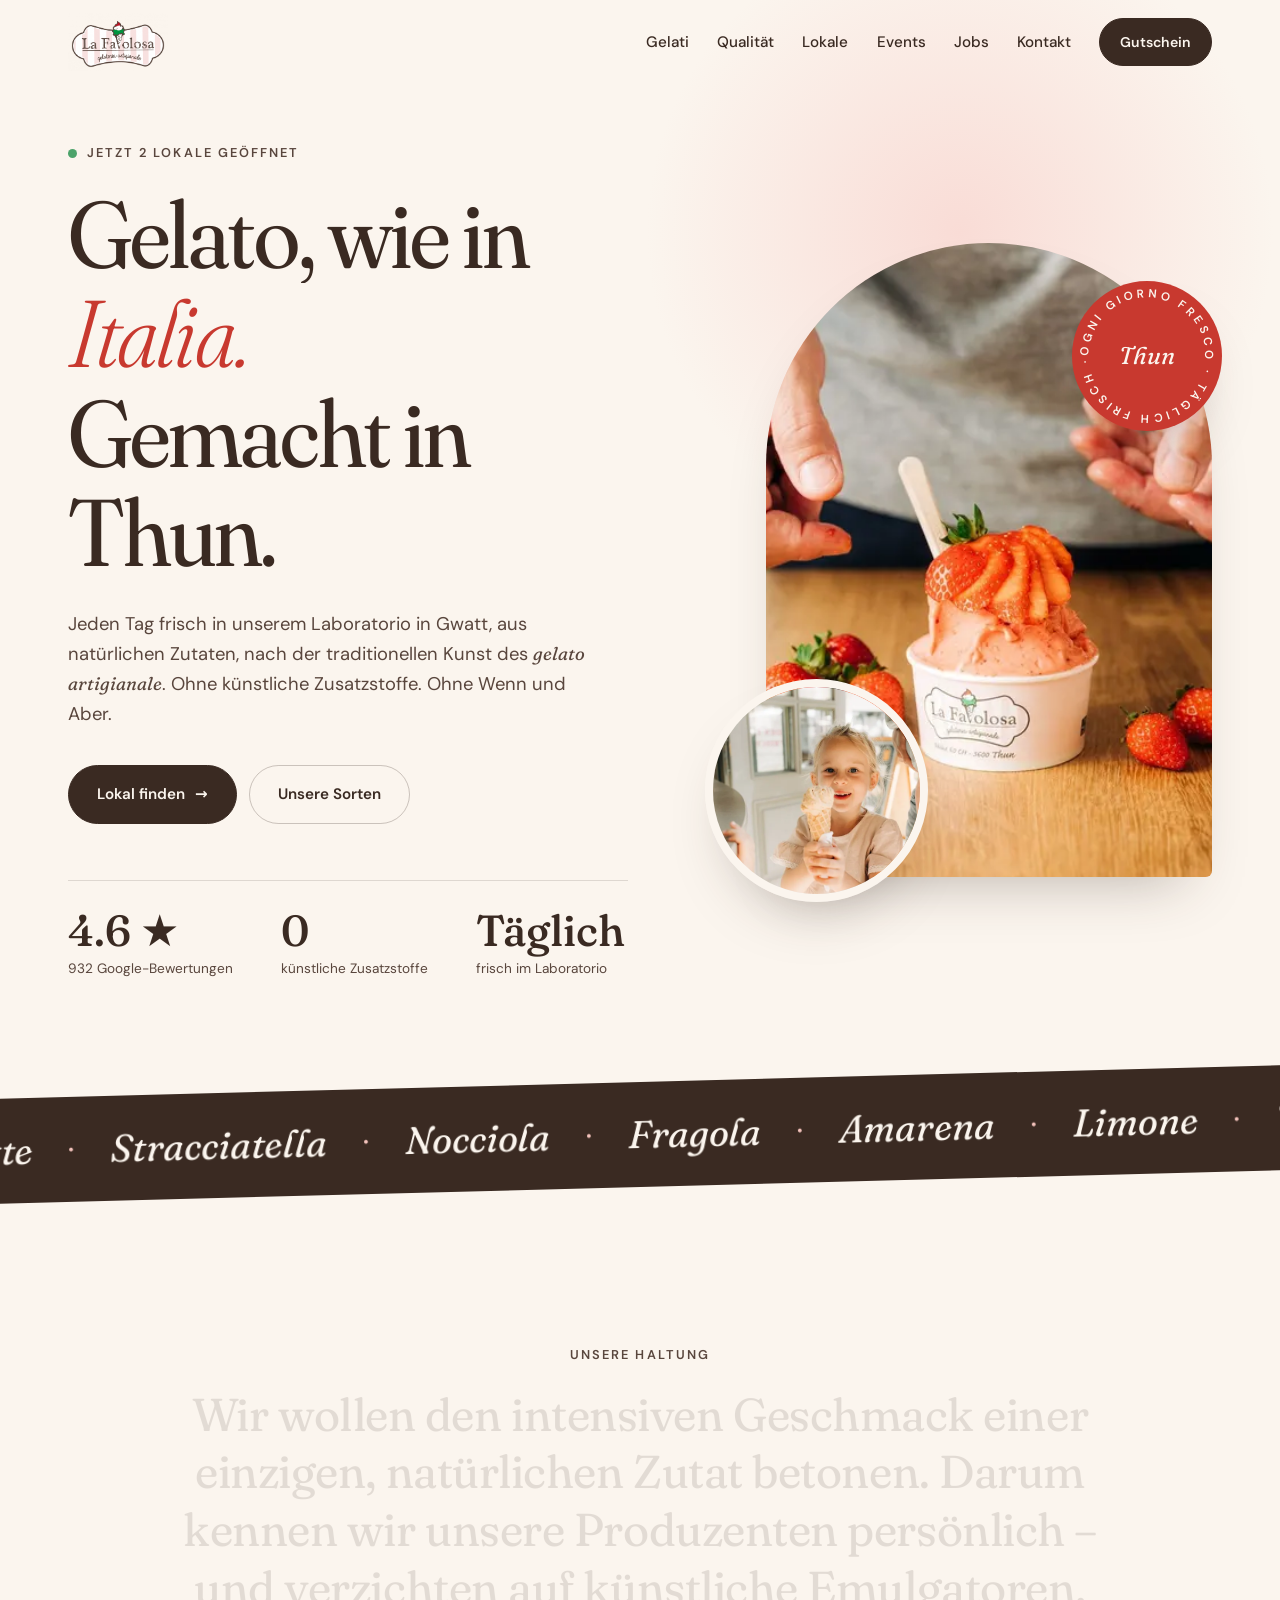
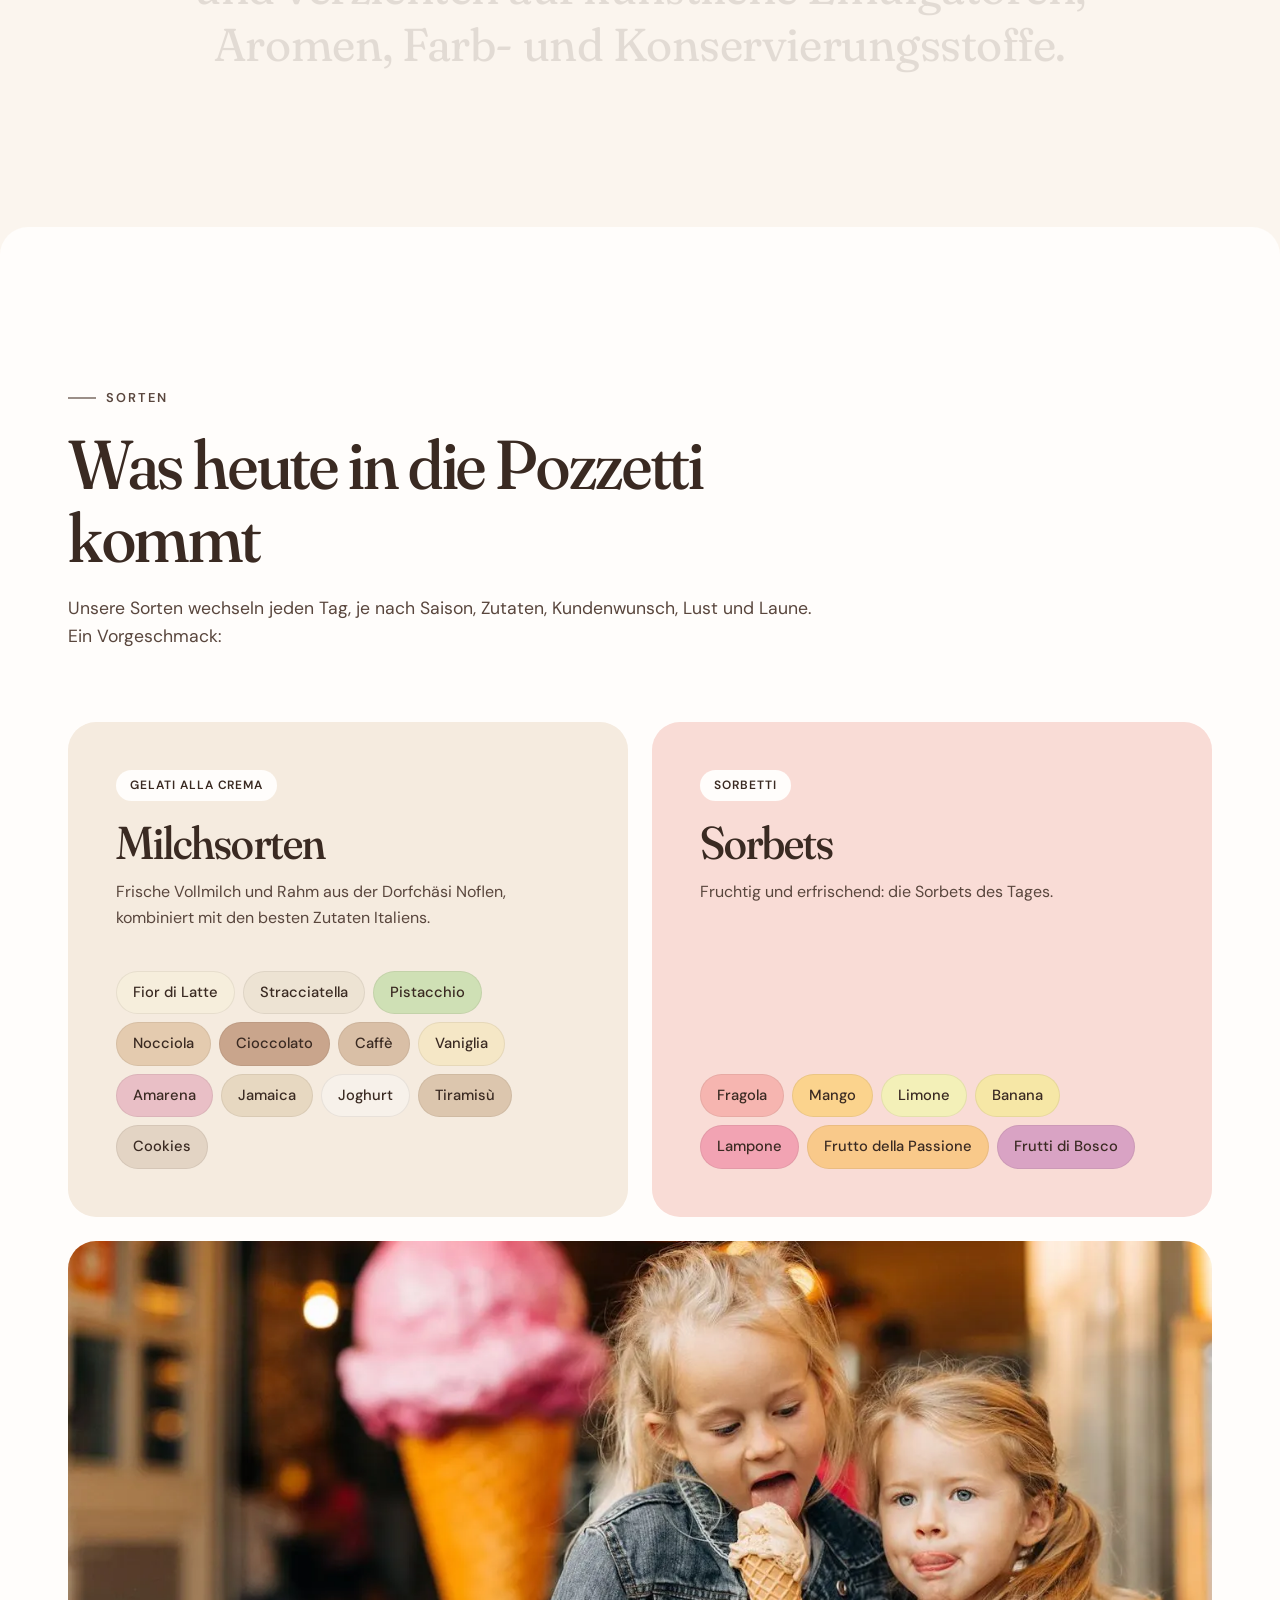
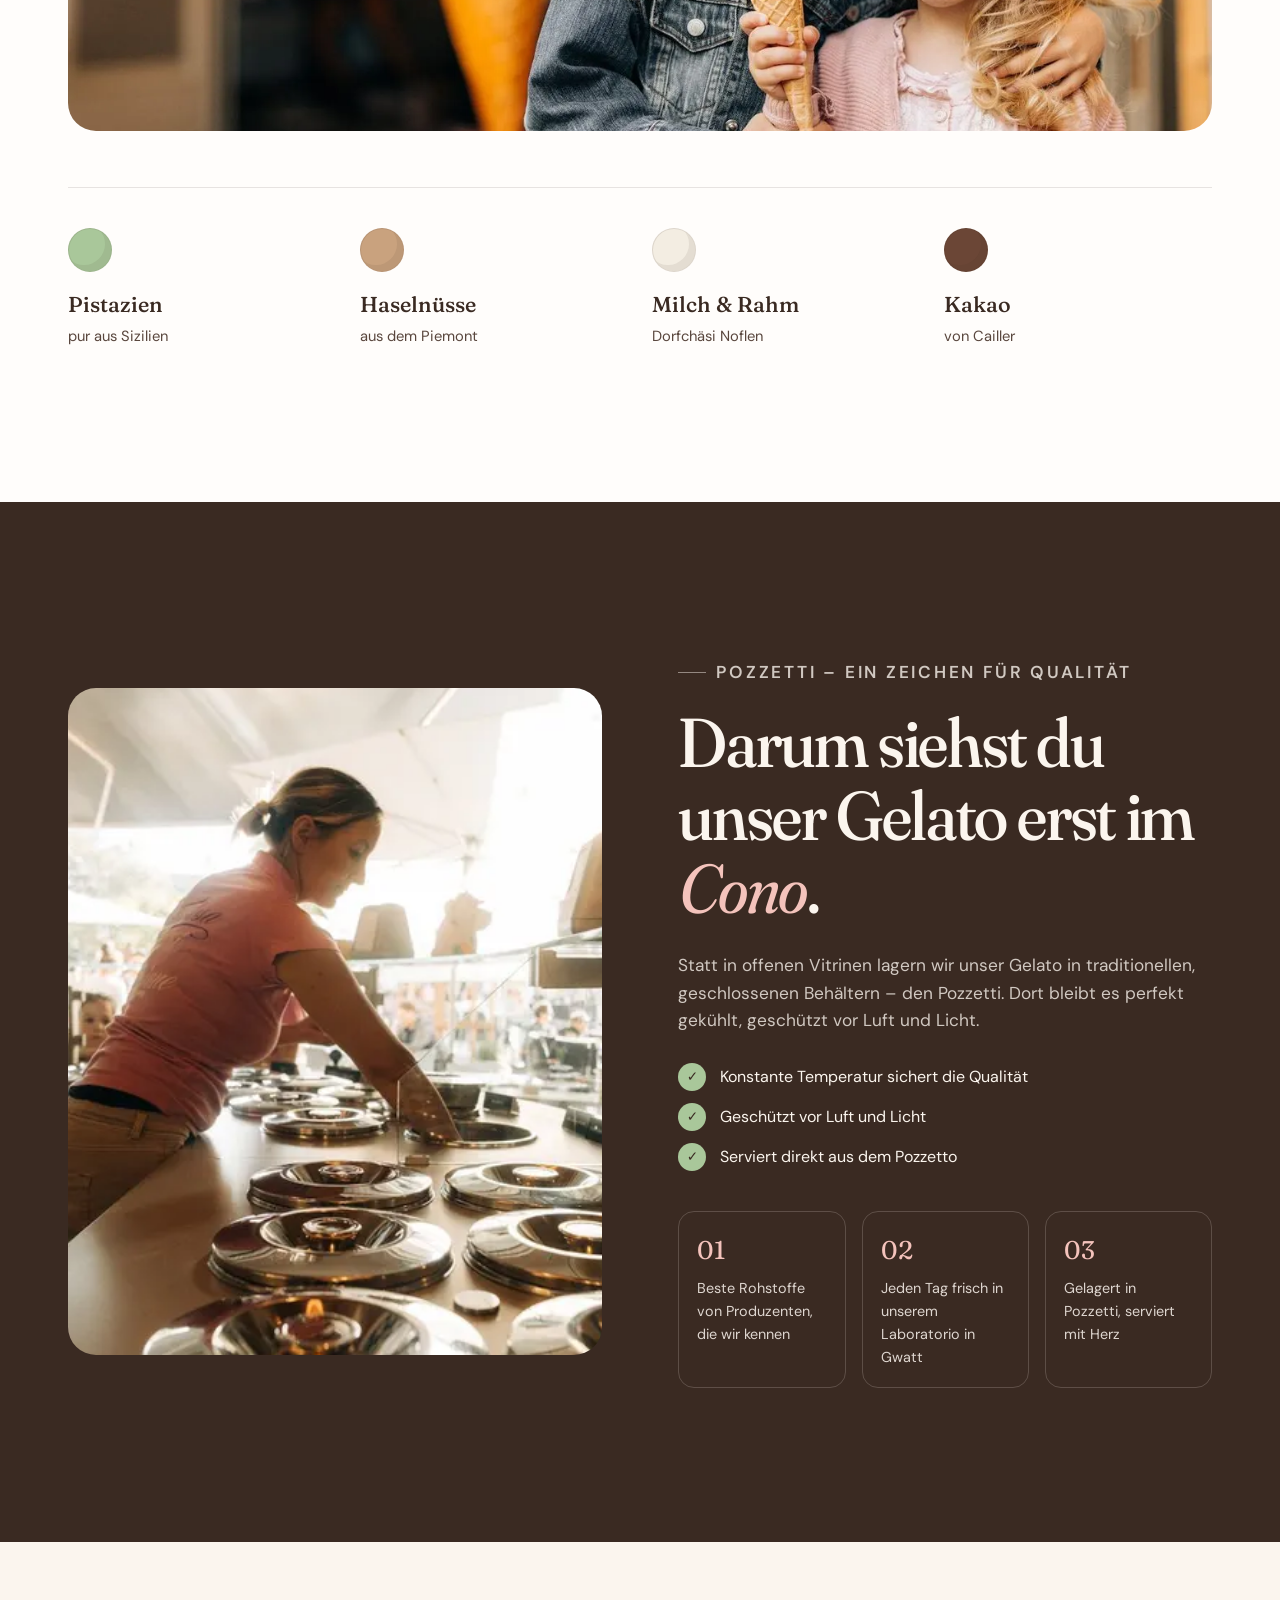
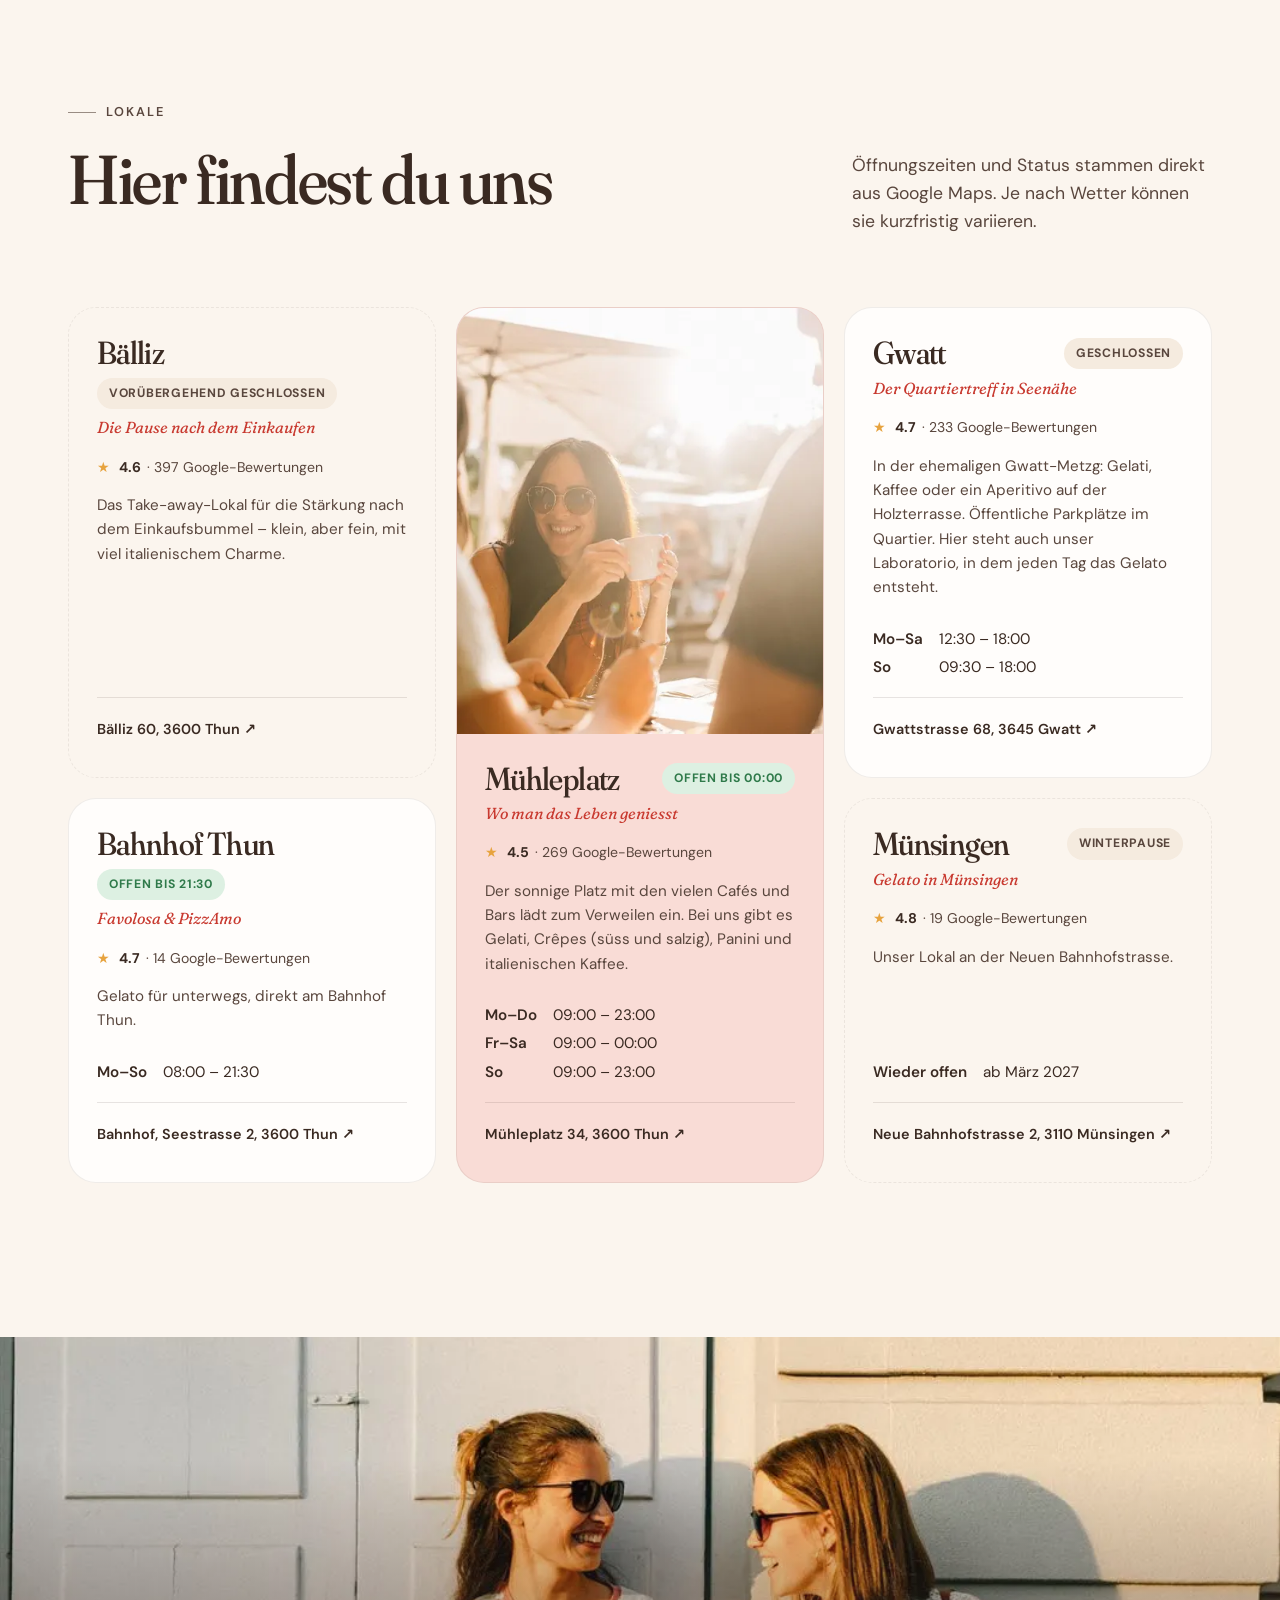
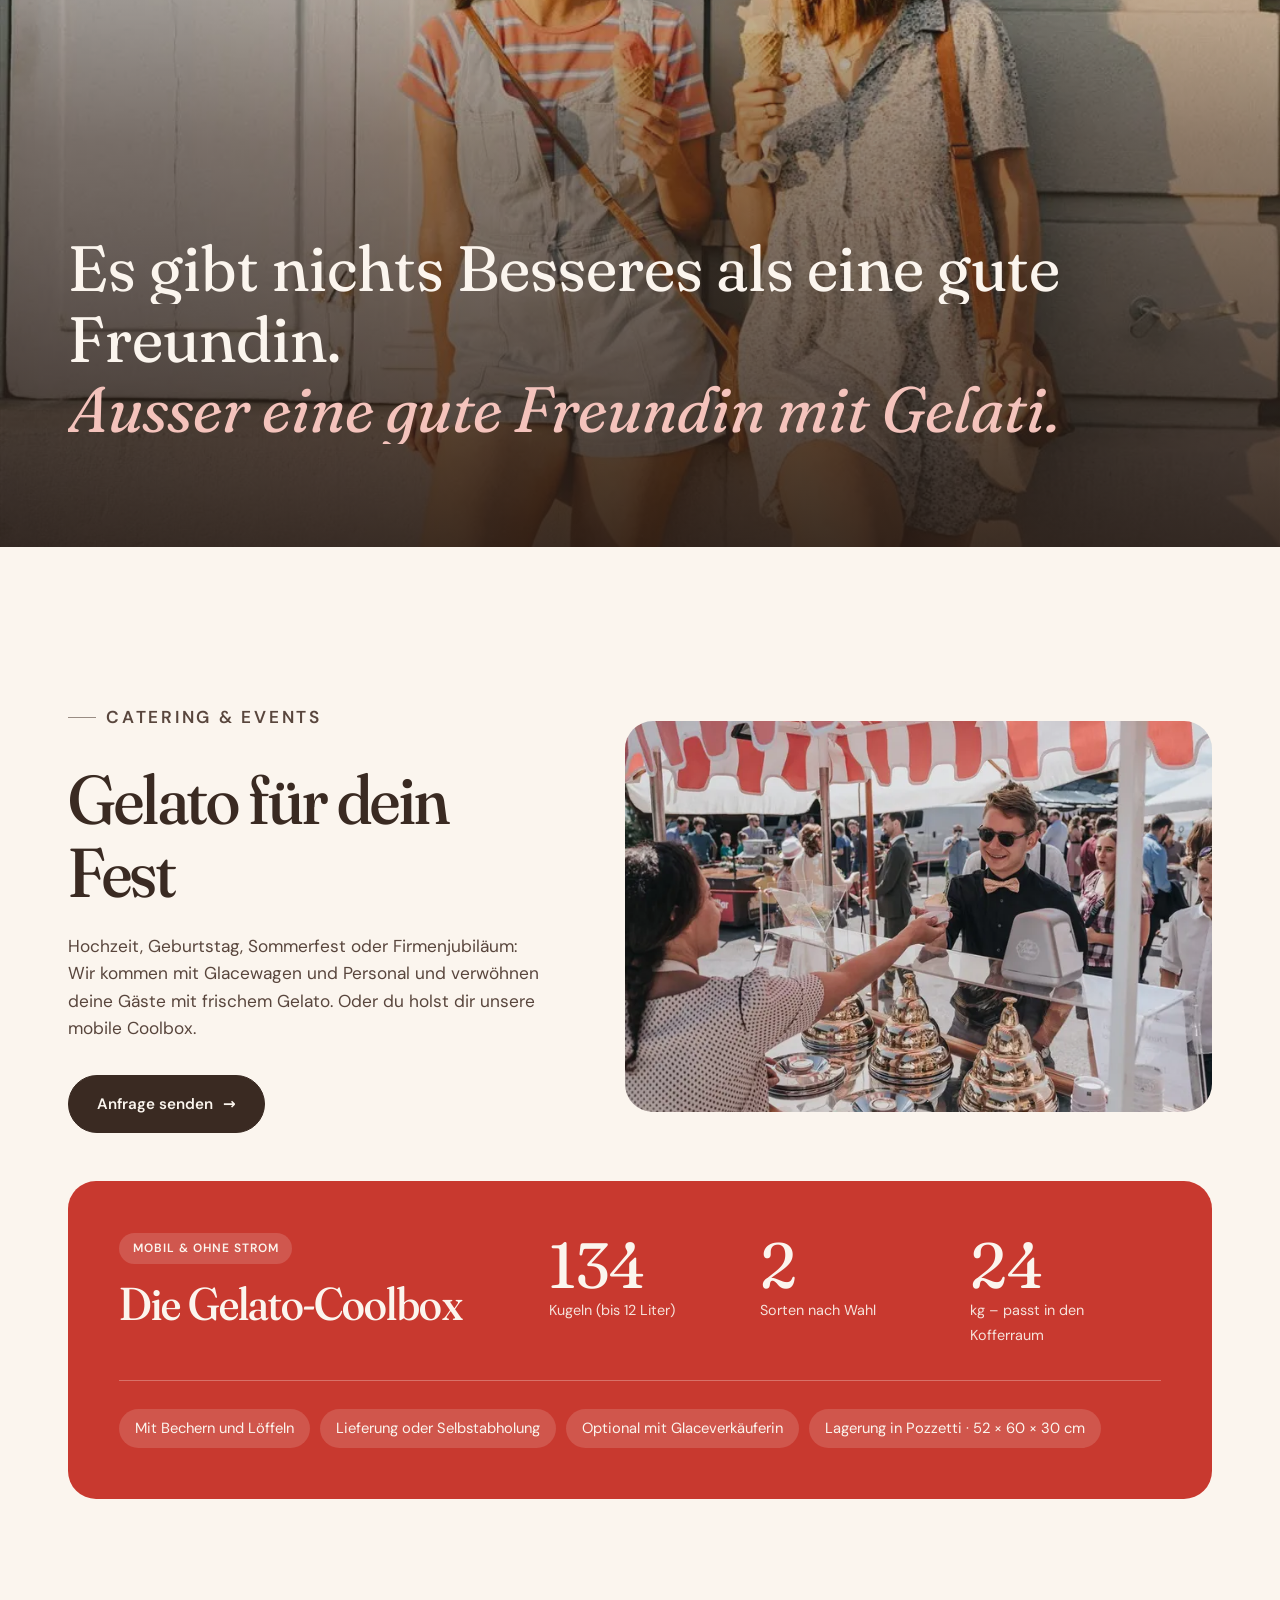
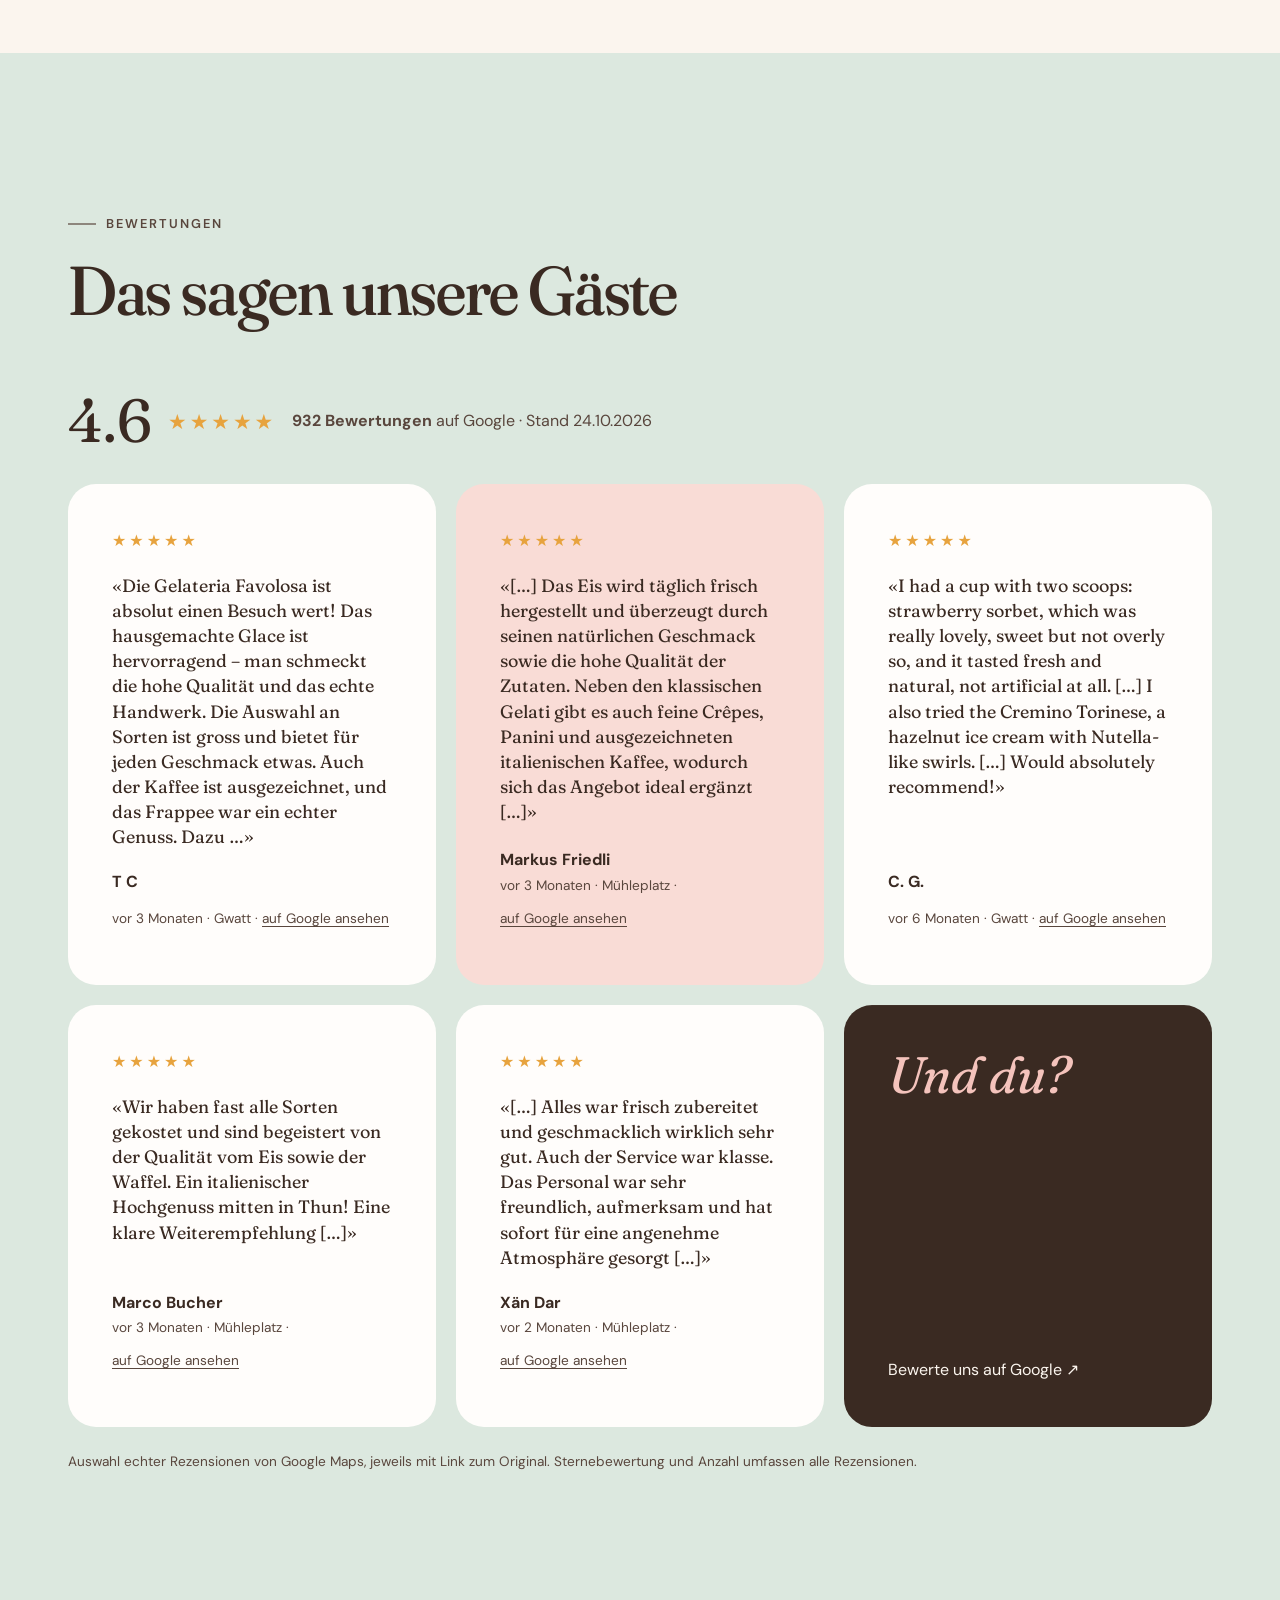
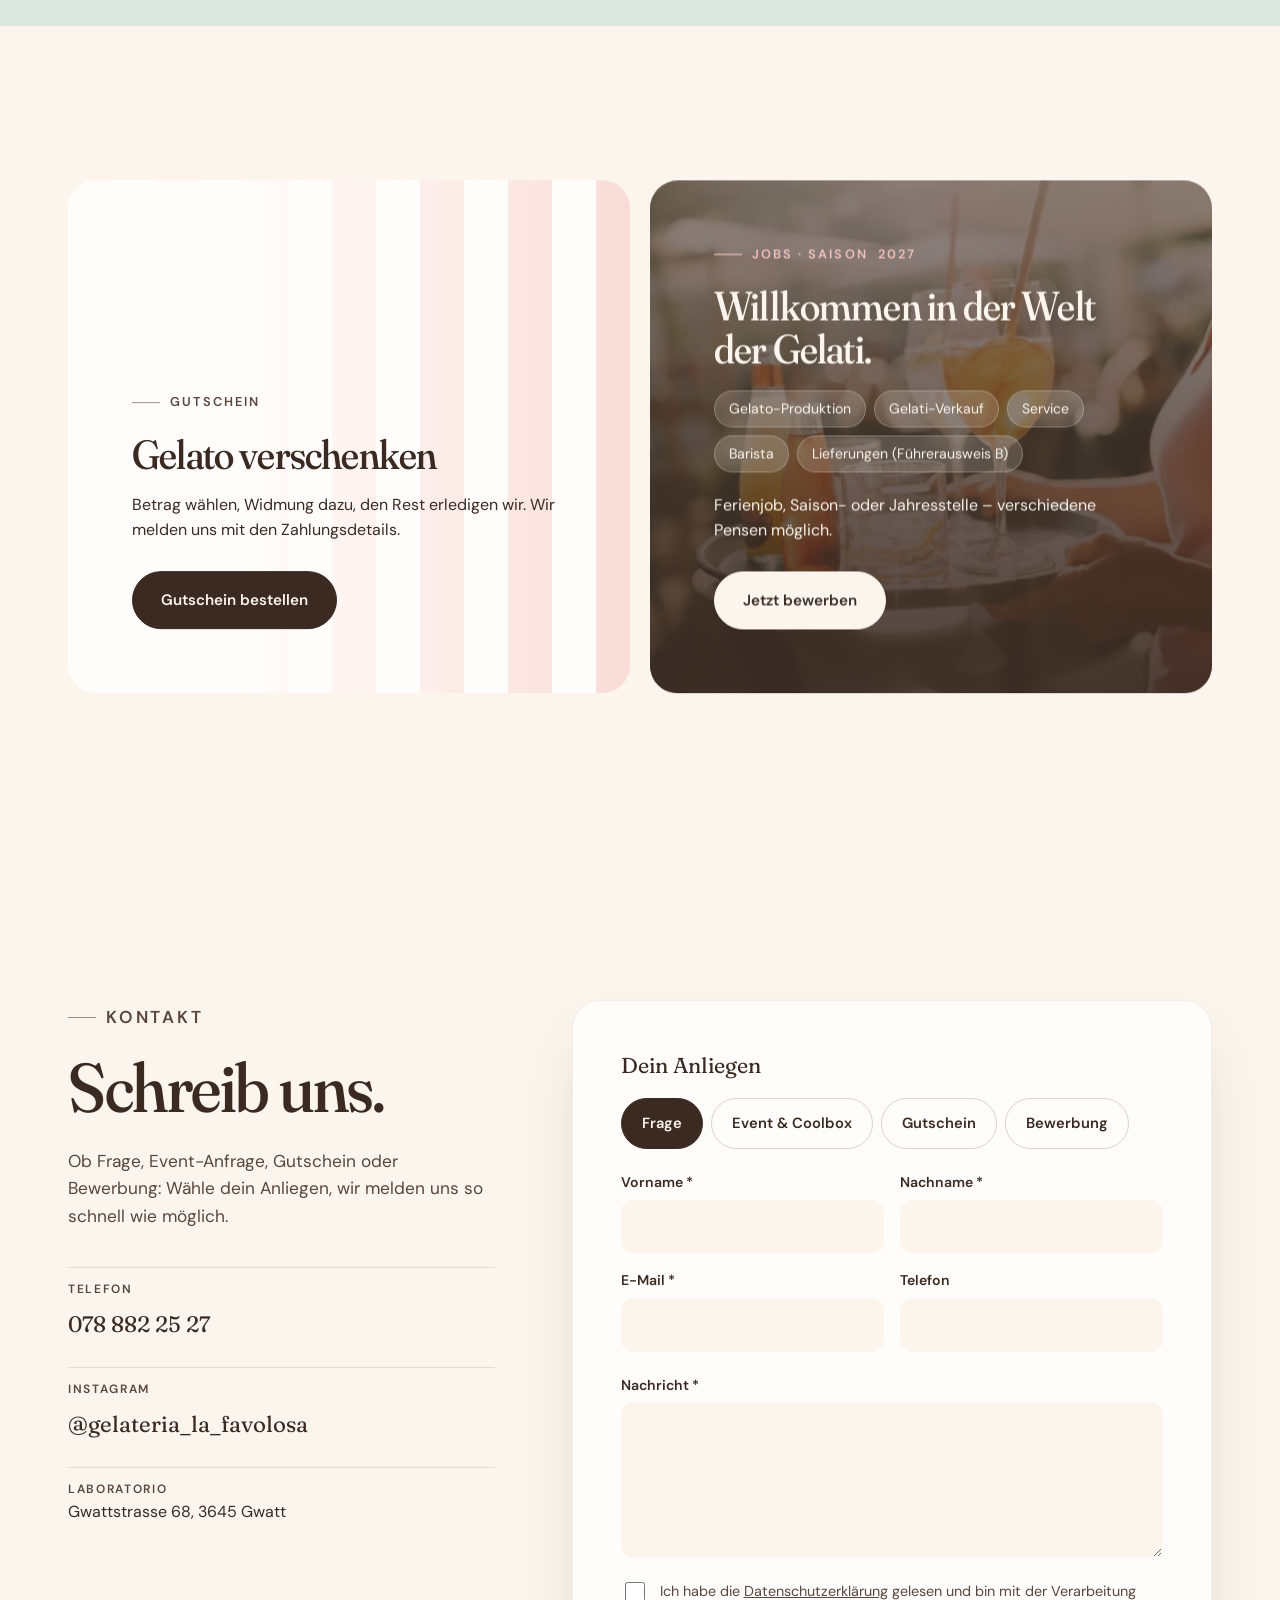
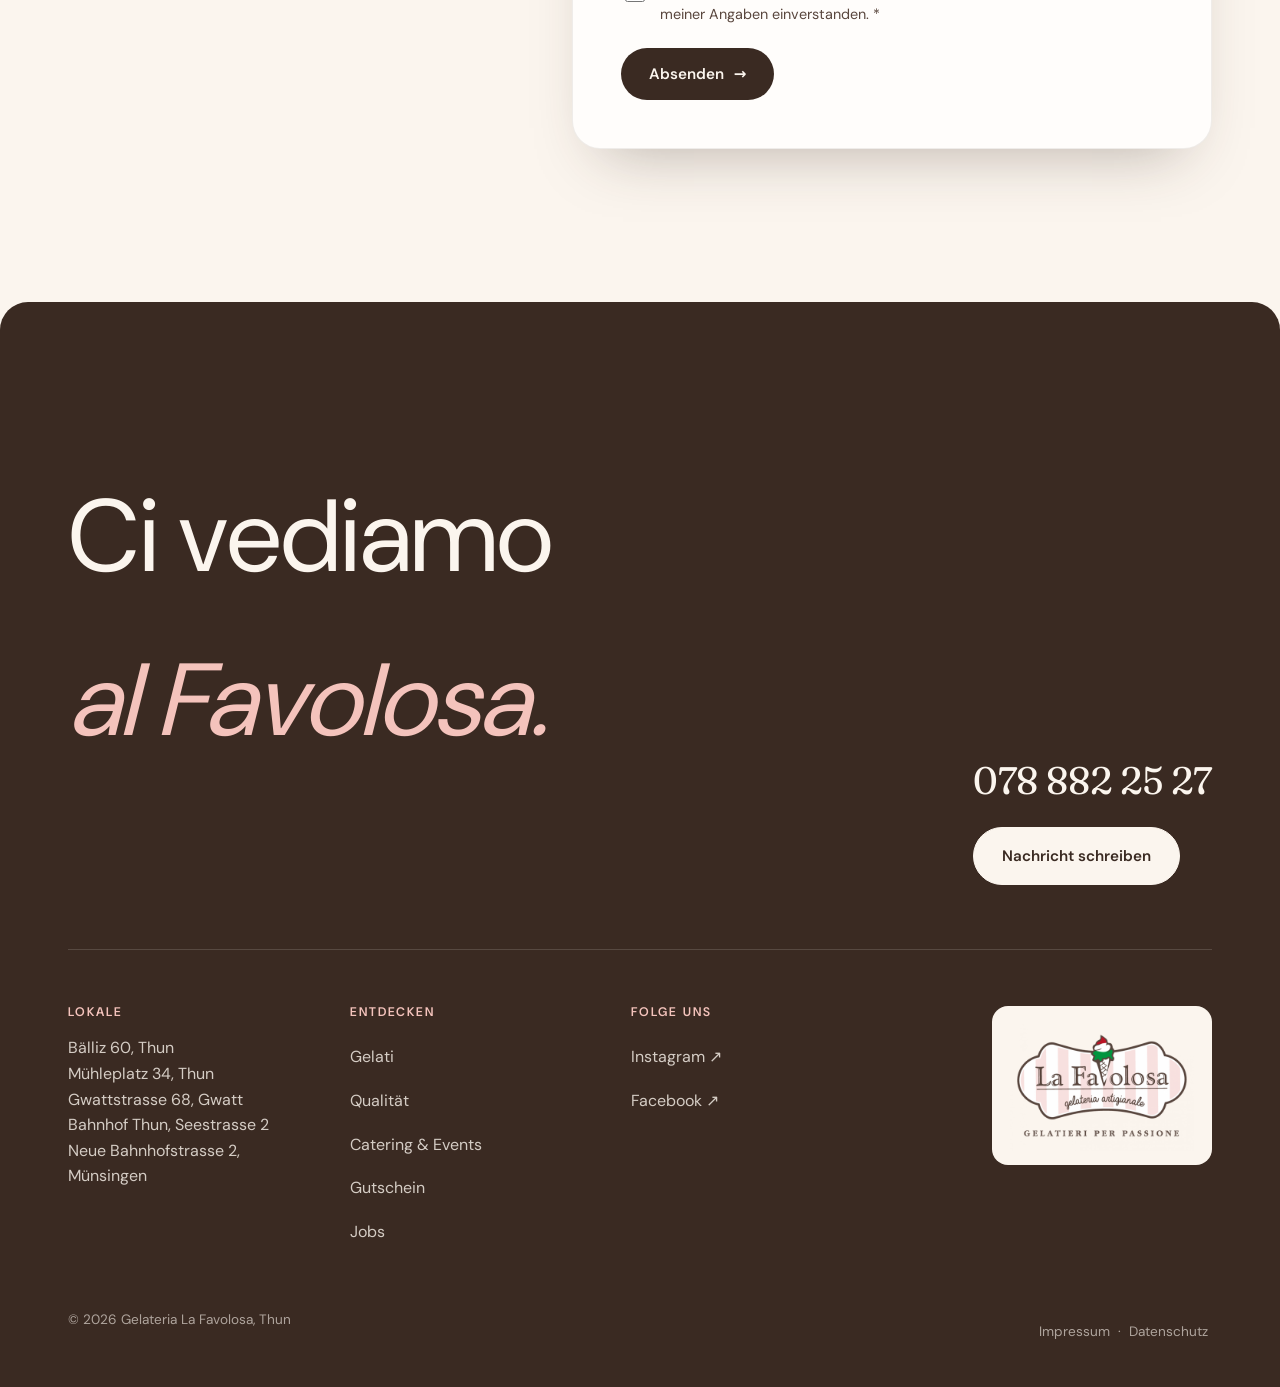
<file: index.html>
<!doctype html>
<html lang="de-CH">
<head>
  <meta charset="utf-8" />
  <meta name="viewport" content="width=device-width, initial-scale=1" />
  <title>La Favolosa – Gelato Artigianale in Thun | täglich frisch</title>
  <meta name="description" content="Echtes italienisches Gelato, jeden Tag frisch im eigenen Laboratorio in Gwatt bei Thun gemacht – ohne künstliche Zusatzstoffe. 5 Lokale in Thun, Gwatt & Münsingen, Catering & Gelato-Coolbox für Events." />
  <meta name="theme-color" content="#FBF5EE" />
  <link rel="canonical" href="https://www.favolosa.ch/" />
  <link rel="icon" type="image/png" href="assets/img/apple-touch-icon.png" />
  <link rel="apple-touch-icon" href="assets/img/apple-touch-icon.png" />

  <meta property="og:type" content="website" />
  <meta property="og:locale" content="de_CH" />
  <meta property="og:url" content="https://www.favolosa.ch/" />
  <meta property="og:title" content="La Favolosa – Gelato Artigianale in Thun" />
  <meta property="og:description" content="Jeden Tag frisch. Ohne künstliche Zusatzstoffe. Ohne Wenn und Aber." />
  <meta property="og:image" content="https://www.favolosa.ch/assets/img/og-image.jpg" />
  <meta property="og:image:width" content="1200" />
  <meta property="og:image:height" content="630" />

  <!-- Alle Schriften & Bibliotheken lokal: keine Datenübermittlung an Google/CDNs -->
  <link rel="preload" href="assets/fonts/fraunces-normal-latin.woff2" as="font" type="font/woff2" crossorigin />
  <link rel="preload" href="assets/fonts/dmsans-normal-latin.woff2" as="font" type="font/woff2" crossorigin />
  <link rel="stylesheet" href="assets/fonts/fonts.css" />
  <link rel="stylesheet" href="assets/vendor/lenis.css" />
  <link rel="stylesheet" href="assets/css/styles.css" />
  <script>document.documentElement.classList.add("js")</script>

  <script type="application/ld+json">
  {
    "@context": "https://schema.org",
    "@type": "IceCreamShop",
    "name": "Gelateria La Favolosa",
    "url": "https://www.favolosa.ch/",
    "telephone": "+41788822527",
    "image": "https://www.favolosa.ch/assets/img/og-image.jpg",
    "logo": "https://www.favolosa.ch/assets/img/logo.png",
    "servesCuisine": "Italienisches Gelato",
    "priceRange": "CHF",
    "address": { "@type": "PostalAddress", "streetAddress": "Gwattstrasse 68", "postalCode": "3645", "addressLocality": "Gwatt (Thun)", "addressCountry": "CH" },
    "sameAs": ["https://www.instagram.com/gelateria_la_favolosa/", "https://www.facebook.com/GelateriaLaFavolosa"],
    "department": [
      { "@type": "IceCreamShop", "name": "La Favolosa Bälliz", "address": { "@type": "PostalAddress", "streetAddress": "Bälliz 60", "postalCode": "3600", "addressLocality": "Thun", "addressCountry": "CH" }, "openingHours": "Mo-Su 12:30-17:30" },
      { "@type": "IceCreamShop", "name": "La Favolosa Mühleplatz", "address": { "@type": "PostalAddress", "streetAddress": "Mühleplatz 34", "postalCode": "3600", "addressLocality": "Thun", "addressCountry": "CH" }, "openingHours": ["Mo-Th 09:00-23:00", "Fr-Sa 09:00-24:00", "Su 09:00-23:00"] },
      { "@type": "IceCreamShop", "name": "La Favolosa Gwatt", "address": { "@type": "PostalAddress", "streetAddress": "Gwattstrasse 68", "postalCode": "3645", "addressLocality": "Gwatt", "addressCountry": "CH" }, "openingHours": ["Mo-Sa 12:30-18:00", "Su 09:30-18:00"] },
      { "@type": "IceCreamShop", "name": "La Favolosa Bahnhof Thun", "address": { "@type": "PostalAddress", "streetAddress": "Seestrasse 2", "postalCode": "3600", "addressLocality": "Thun", "addressCountry": "CH" }, "openingHours": "Mo-Su 08:00-21:30" },
      { "@type": "IceCreamShop", "name": "La Favolosa Münsingen", "address": { "@type": "PostalAddress", "streetAddress": "Neue Bahnhofstrasse 2", "postalCode": "3110", "addressLocality": "Münsingen", "addressCountry": "CH" } }
    ]
  }
  </script>
</head>
<body>
  <a class="skip" href="#main">Zum Inhalt springen</a>


  <!-- ============ HEADER ============ -->
  <header class="header" id="top">
    <div class="notice" id="notice" role="status" hidden></div>
    <div class="header__inner container">
      <a href="#top" class="brand" aria-label="La Favolosa – zur Startseite">
        <img src="assets/img/logo.png" alt="La Favolosa – gelateria artigianale" width="317" height="183" />
      </a>
      <nav class="nav" id="nav" aria-label="Hauptnavigation">
        <a href="#gelati">Gelati</a>
        <a href="#qualitaet">Qualität</a>
        <a href="#lokale">Lokale</a>
        <a href="#events">Events</a>
        <a href="#jobs">Jobs</a>
        <a href="#kontakt">Kontakt</a>
        <a href="#kontakt" data-topic="gutschein" class="btn btn--small btn--dark nav__cta">Gutschein</a>
      </nav>
      <button class="burger" id="burger" aria-label="Menü öffnen" aria-expanded="false" aria-controls="nav">
        <span></span><span></span>
      </button>
    </div>
  </header>

  <main id="main">

    <!-- ============ HERO ============ -->
    <section class="hero">
      <div class="container hero__grid">
        <div class="hero__text">
          <p class="eyebrow"><span class="dot dot--live" id="liveDot"></span><span id="liveText">Gelateria artigianale · Thun</span></p>
          <h1 class="hero__title">
            Gelato, wie in <em>Italia.</em><br />Gemacht in Thun.
          </h1>
          <p class="hero__lead">
            Jeden Tag frisch in unserem Laboratorio in Gwatt, aus natürlichen Zutaten,
            nach der traditionellen Kunst des <em>gelato artigianale</em>. Ohne künstliche Zusatzstoffe. Ohne Wenn und Aber.
          </p>
          <div class="hero__actions">
            <a href="#lokale" class="btn btn--dark">Lokal finden <span aria-hidden="true">→</span></a>
            <a href="#gelati" class="btn btn--ghost">Unsere Sorten</a>
          </div>
          <ul class="hero__facts">
            <li><strong id="heroRating">4,6 ★</strong><span id="heroRatingText">Google-Bewertung</span></li>
            <li><strong>0</strong><span>künstliche Zusatzstoffe</span></li>
            <li><strong>Täglich</strong><span>frisch im Laboratorio</span></li>
          </ul>
        </div>

        <div class="hero__visual">
          <figure class="arch arch--big" data-parallax="-8">
            <picture>
              <source type="image/webp" srcset="assets/img/fragola-becher-800.webp 800w, assets/img/fragola-becher.webp 1600w" sizes="(max-width: 860px) 90vw, 45vw" />
              <img src="assets/img/fragola-becher.jpg" srcset="assets/img/fragola-becher-800.jpg 800w, assets/img/fragola-becher.jpg 1600w" sizes="(max-width: 860px) 90vw, 45vw" alt="Fragola-Sorbet im La-Favolosa-Becher mit frischen Erdbeeren" width="1600" height="1200" fetchpriority="high" />
            </picture>
          </figure>
          <figure class="blob" data-parallax="12">
            <picture>
              <source type="image/webp" srcset="assets/img/kind-cono-800.webp 800w, assets/img/kind-cono.webp 1600w" sizes="(max-width: 860px) 45vw, 22vw" />
              <img src="assets/img/kind-cono-800.jpg" srcset="assets/img/kind-cono-800.jpg 800w, assets/img/kind-cono.jpg 1600w" sizes="(max-width: 860px) 45vw, 22vw" alt="Mädchen mit Gelato-Cono an der Theke" width="1600" height="1067" />
            </picture>
          </figure>
          <div class="badge" aria-hidden="true">
            <svg viewBox="0 0 200 200" class="badge__ring">
              <defs><path id="circle" d="M100,100 m-78,0 a78,78 0 1,1 156,0 a78,78 0 1,1 -156,0" /></defs>
              <text><textPath href="#circle" textLength="486" lengthAdjust="spacing">ogni giorno fresco · täglich frisch ·</textPath></text>
            </svg>
            <span class="badge__icon">Thun</span>
          </div>
        </div>
      </div>
    </section>

    <!-- ============ MARQUEE ============ -->
    <div class="marquee" aria-label="Typische Sorten">
      <div class="marquee__track">
        <div class="marquee__group"><span>Pistacchio</span><i>•</i><span>Fior di Latte</span><i>•</i><span>Stracciatella</span><i>•</i><span>Nocciola</span><i>•</i><span>Fragola</span><i>•</i><span>Amarena</span><i>•</i><span>Limone</span><i>•</i><span>Tiramisù</span><i>•</i><span>Cioccolato</span><i>•</i><span>Mango</span><i>•</i></div>
        <div class="marquee__group" aria-hidden="true"><span>Pistacchio</span><i>•</i><span>Fior di Latte</span><i>•</i><span>Stracciatella</span><i>•</i><span>Nocciola</span><i>•</i><span>Fragola</span><i>•</i><span>Amarena</span><i>•</i><span>Limone</span><i>•</i><span>Tiramisù</span><i>•</i><span>Cioccolato</span><i>•</i><span>Mango</span><i>•</i></div>
      </div>
    </div>

    <!-- ============ MANIFEST ============ -->
    <section class="manifest container">
      <p class="eyebrow">Unsere Haltung</p>
      <p class="manifest__text" data-reveal-words>
        Wir wollen den intensiven Geschmack einer einzigen, natürlichen Zutat betonen. Darum kennen wir unsere Produzenten persönlich – und verzichten auf künstliche Emulgatoren, Aromen, Farb- und Konservierungsstoffe.
      </p>
    </section>

    <!-- ============ GELATI ============ -->
    <section class="section gelati" id="gelati">
      <div class="container">
        <header class="section__head">
          <p class="eyebrow">Sorten</p>
          <h2 class="h2">Was heute in die Pozzetti kommt</h2>
          <p class="section__lead">Unsere Sorten wechseln jeden Tag, je nach Saison, Zutaten, Kundenwunsch, Lust und Laune. Ein Vorgeschmack:</p>
        </header>

        <div class="flavor-grid">
          <article class="flavor-card flavor-card--milk" data-reveal>
            <div class="flavor-card__top">
              <span class="tag">Gelati alla crema</span>
              <h3>Milchsorten</h3>
              <p>Frische Vollmilch und Rahm aus der Dorfchäsi Noflen, kombiniert mit den besten Zutaten Italiens.</p>
            </div>
            <ul class="chips" data-flavors="milch">
              <li>Fior di Latte</li><li>Stracciatella</li><li>Pistacchio</li><li>Nocciola</li><li>Cioccolato</li><li>Caffè</li>
              <li>Vaniglia</li><li>Amarena</li><li>Jamaica</li><li>Joghurt</li><li>Tiramisù</li><li>Cookies</li>
            </ul>
          </article>

          <article class="flavor-card flavor-card--sorbet" data-reveal>
            <div class="flavor-card__top">
              <span class="tag">Sorbetti</span>
              <h3>Sorbets</h3>
              <p>Fruchtig und erfrischend: die Sorbets des Tages.</p>
            </div>
            <ul class="chips" data-flavors="sorbet">
              <li>Fragola</li><li>Mango</li><li>Limone</li><li>Banana</li><li>Lampone</li><li>Frutto della Passione</li><li>Frutti di Bosco</li>
            </ul>
          </article>

          <figure class="flavor-photo" data-reveal>
            <picture>
              <source type="image/webp" srcset="assets/img/kinder-gelato-800.webp 800w, assets/img/kinder-gelato.webp 1600w" sizes="(max-width: 1240px) 100vw, 1200px" />
              <img src="assets/img/kinder-gelato.jpg" srcset="assets/img/kinder-gelato-800.jpg 800w, assets/img/kinder-gelato.jpg 1600w" sizes="(max-width: 1240px) 100vw, 1200px" alt="Zwei Kinder geniessen Gelato vor der Gelateria" loading="lazy" width="1600" height="1067" />
            </picture>
          </figure>
        </div>

        <ul class="origins">
          <li data-reveal><span class="origins__icon" style="--c:#A9C79A"></span><strong>Pistazien</strong><span>pur aus Sizilien</span></li>
          <li data-reveal><span class="origins__icon" style="--c:#C9A27E"></span><strong>Haselnüsse</strong><span>aus dem Piemont</span></li>
          <li data-reveal><span class="origins__icon" style="--c:#F3EDE2"></span><strong>Milch &amp; Rahm</strong><span>Dorfchäsi Noflen</span></li>
          <li data-reveal><span class="origins__icon" style="--c:#6B4636"></span><strong>Kakao</strong><span>von Cailler</span></li>
        </ul>
      </div>
    </section>

    <!-- ============ QUALITÄT / POZZETTI ============ -->
    <section class="section quality" id="qualitaet">
      <div class="container quality__grid">
        <figure class="quality__img" data-reveal>
          <picture>
            <source type="image/webp" srcset="assets/img/pozzetti-800.webp 800w, assets/img/pozzetti.webp 1299w" sizes="(max-width: 860px) 100vw, 50vw" />
            <img src="assets/img/pozzetti.jpg" srcset="assets/img/pozzetti-800.jpg 800w, assets/img/pozzetti.jpg 1299w" sizes="(max-width: 860px) 100vw, 50vw" alt="Mitarbeiterin serviert Gelato aus geschlossenen Pozzetti" loading="lazy" width="1299" height="867" />
          </picture>
        </figure>
        <div class="quality__text">
          <p class="eyebrow eyebrow--light">Pozzetti – ein Zeichen für Qualität</p>
          <h2 class="h2">Darum siehst du unser Gelato erst im <em>Cono</em>.</h2>
          <p>Statt in offenen Vitrinen lagern wir unser Gelato in traditionellen, geschlossenen Behältern – den Pozzetti. Dort bleibt es perfekt gekühlt, geschützt vor Luft und Licht.</p>
          <ul class="checks">
            <li>Konstante Temperatur sichert die Qualität</li>
            <li>Geschützt vor Luft und Licht</li>
            <li>Serviert direkt aus dem Pozzetto</li>
          </ul>
          <div class="steps">
            <div><span>01</span>Beste Rohstoffe von Produzenten, die wir kennen</div>
            <div><span>02</span>Jeden Tag frisch in unserem Laboratorio in Gwatt</div>
            <div><span>03</span>Gelagert in Pozzetti, serviert mit Herz</div>
          </div>
        </div>
      </div>
    </section>

    <!-- ============ LOKALE ============ -->
    <!-- Öffnungszeiten werden aus content.js übernommen; die Zeiten hier sind der Fallback ohne JavaScript. -->
    <section class="section lokale" id="lokale">
      <div class="container">
        <header class="section__head section__head--row">
          <div>
            <p class="eyebrow">Lokale</p>
            <h2 class="h2">Hier findest du uns</h2>
          </div>
          <p class="section__lead">Öffnungszeiten und Status stammen direkt aus Google Maps. Je nach Wetter können sie kurzfristig variieren.</p>
        </header>

        <div class="locations" id="locations">
          <article class="loc" data-reveal data-loc="baelliz">
            <div class="loc__head"><h3>Bälliz</h3><span class="status">–</span></div>
            <p class="loc__tag">Die Pause nach dem Einkaufen</p>
            <a class="loc__rating" target="_blank" rel="noopener" hidden></a>
            <p class="loc__desc">Das Take-away-Lokal für die Stärkung nach dem Einkaufsbummel – klein, aber fein, mit viel italienischem Charme.</p>
            <dl class="loc__hours"><dt>Mo–So</dt><dd>12:30 – 17:30</dd></dl>
            <a class="loc__map" href="https://www.google.com/maps/search/?api=1&amp;query=B%C3%A4lliz+60+3600+Thun" target="_blank" rel="noopener">Bälliz 60, 3600 Thun ↗</a>
          </article>

          <article class="loc loc--feature" data-reveal data-loc="muehleplatz">
            <picture>
              <source type="image/webp" srcset="assets/img/terrasse-kaffee-800.webp 800w, assets/img/terrasse-kaffee.webp 1600w" sizes="(max-width: 600px) 100vw, (max-width: 1024px) 50vw, 33vw" />
              <img src="assets/img/terrasse-kaffee-800.jpg" srcset="assets/img/terrasse-kaffee-800.jpg 800w, assets/img/terrasse-kaffee.jpg 1600w" sizes="(max-width: 600px) 100vw, (max-width: 1024px) 50vw, 33vw" alt="Gäste auf der sonnigen Terrasse am Mühleplatz" loading="lazy" width="1600" height="1067" />
            </picture>
            <div class="loc__body">
              <div class="loc__head"><h3>Mühleplatz</h3><span class="status">–</span></div>
              <p class="loc__tag">Wo man das Leben geniesst</p>
            <a class="loc__rating" target="_blank" rel="noopener" hidden></a>
              <p class="loc__desc">Der sonnige Platz mit den vielen Cafés und Bars lädt zum Verweilen ein. Bei uns gibt es Gelati, Crêpes (süss und salzig), Panini und italienischen Kaffee.</p>
              <dl class="loc__hours"><dt>Mo–Do, So</dt><dd>09:00 – 23:00</dd><dt>Fr, Sa</dt><dd>09:00 – 00:00</dd></dl>
              <a class="loc__map" href="https://www.google.com/maps/search/?api=1&amp;query=M%C3%BChleplatz+34+3600+Thun" target="_blank" rel="noopener">Mühleplatz 34, 3600 Thun ↗</a>
            </div>
          </article>

          <article class="loc" data-reveal data-loc="gwatt">
            <div class="loc__head"><h3>Gwatt</h3><span class="status">–</span></div>
            <p class="loc__tag">Der Quartiertreff in Seenähe</p>
            <a class="loc__rating" target="_blank" rel="noopener" hidden></a>
            <p class="loc__desc">In der ehemaligen Gwatt-Metzg: Gelati, Kaffee oder ein Aperitivo auf der Holzterrasse. Öffentliche Parkplätze im Quartier. Hier steht auch unser Laboratorio, in dem jeden Tag das Gelato entsteht.</p>
            <dl class="loc__hours"><dt>Mo–Sa</dt><dd>12:30 – 18:00</dd><dt>So</dt><dd>09:30 – 18:00</dd></dl>
            <a class="loc__map" href="https://www.google.com/maps/search/?api=1&amp;query=Gwattstrasse+68+3645+Gwatt" target="_blank" rel="noopener">Gwattstrasse 68, 3645 Gwatt ↗</a>
          </article>

          <article class="loc" data-reveal data-loc="bahnhof">
            <div class="loc__head"><h3>Bahnhof Thun</h3><span class="status">–</span></div>
            <p class="loc__tag">Favolosa &amp; PizzAmo</p>
            <a class="loc__rating" target="_blank" rel="noopener" hidden></a>
            <p class="loc__desc">Gelato für unterwegs, direkt am Bahnhof Thun.</p>
            <dl class="loc__hours"><dt>Mo–So</dt><dd>08:00 – 21:30</dd></dl>
            <a class="loc__map" href="https://www.google.com/maps/search/?api=1&amp;query=Gelateria+La+Favolosa+SBB+Seestrasse+2+3600+Thun" target="_blank" rel="noopener">Bahnhof, Seestrasse 2, 3600 Thun ↗</a>
          </article>

          <article class="loc" data-reveal data-loc="muensingen">
            <div class="loc__head"><h3>Münsingen</h3><span class="status">–</span></div>
            <p class="loc__tag">Gelato in Münsingen</p>
            <a class="loc__rating" target="_blank" rel="noopener" hidden></a>
            <p class="loc__desc">Unser Lokal an der Neuen Bahnhofstrasse.</p>
            <dl class="loc__hours"><dt>Wieder offen</dt><dd>ab März 2027</dd></dl>
            <a class="loc__map" href="https://www.google.com/maps/search/?api=1&amp;query=Neue+Bahnhofstrasse+2+3110+M%C3%BCnsingen" target="_blank" rel="noopener">Neue Bahnhofstrasse 2, 3110 Münsingen ↗</a>
          </article>
        </div>
      </div>
    </section>

    <!-- ============ QUOTE BREAK ============ -->
    <section class="quote-break">
      <picture>
        <source type="image/webp" srcset="assets/img/freundinnen-800.webp 800w, assets/img/freundinnen.webp 1067w" sizes="100vw" />
        <img src="assets/img/freundinnen.jpg" srcset="assets/img/freundinnen-800.jpg 800w, assets/img/freundinnen.jpg 1067w" sizes="100vw" alt="Zwei Freundinnen mit Gelato in der Abendsonne" loading="lazy" width="1067" height="1600" data-parallax-bg />
      </picture>
      <div class="quote-break__overlay"></div>
      <blockquote class="container">
        <p>Es gibt nichts Besseres als eine gute Freundin.<br /><em>Ausser eine gute Freundin mit Gelati.</em></p>
      </blockquote>
    </section>

    <!-- ============ EVENTS ============ -->
    <section class="section events" id="events">
      <div class="container events__grid">
        <div class="events__text">
          <p class="eyebrow">Catering &amp; Events</p>
          <h2 class="h2">Gelato für dein Fest</h2>
          <p>Hochzeit, Geburtstag, Sommerfest oder Firmenjubiläum: Wir kommen mit Glacewagen und Personal und verwöhnen deine Gäste mit frischem Gelato. Oder du holst dir unsere mobile Coolbox.</p>
          <a href="#kontakt" data-topic="event" class="btn btn--dark">Anfrage senden <span aria-hidden="true">→</span></a>
        </div>
        <figure class="events__img" data-reveal>
          <picture>
            <source type="image/webp" srcset="assets/img/glacewagen-800.webp 800w, assets/img/glacewagen.webp 1600w" sizes="(max-width: 860px) 100vw, 55vw" />
            <img src="assets/img/glacewagen.jpg" srcset="assets/img/glacewagen-800.jpg 800w, assets/img/glacewagen.jpg 1600w" sizes="(max-width: 860px) 100vw, 55vw" alt="Gelato-Glacewagen von La Favolosa an einer Hochzeit" loading="lazy" width="1600" height="1068" />
          </picture>
        </figure>
      </div>

      <div class="container">
        <div class="coolbox" data-reveal>
          <div class="coolbox__title">
            <span class="tag tag--light">Mobil &amp; ohne Strom</span>
            <h3>Die Gelato-Coolbox</h3>
          </div>
          <div class="coolbox__stats">
            <div><strong data-count="140">140</strong><span>Kugeln (bis 12 Liter)</span></div>
            <div><strong data-count="2">2</strong><span>Sorten nach Wahl</span></div>
            <div><strong data-count="25">25</strong><span>kg – passt in den Kofferraum</span></div>
          </div>
          <ul class="coolbox__list">
            <li>Mit Bechern und Löffeln</li>
            <li>Lieferung oder Selbstabholung</li>
            <li>Optional mit Glaceverkäuferin</li>
            <li>Lagerung in Pozzetti · 52 × 60 × 30 cm</li>
          </ul>
        </div>
      </div>
    </section>

    <!-- ============ STIMMEN ============ -->
    <section class="section voices">
      <div class="container">
        <header class="section__head">
          <p class="eyebrow">Bewertungen</p>
          <h2 class="h2">Das sagen unsere Gäste</h2>
        </header>
        <div class="voices__summary" id="voicesSummary" hidden></div>
        <div class="voices__grid" id="voices">
          <a class="voice voice--cta" data-reveal href="https://www.google.com/search?q=Gelateria+La+Favolosa+Thun" target="_blank" rel="noopener">
            <span class="voice__big">Und du?</span>
            <span>Bewerte uns auf Google ↗</span>
          </a>
        </div>
        <p class="voices__note">Auswahl echter Rezensionen von Google Maps, jeweils mit Link zum Original. Sternebewertung und Anzahl umfassen alle Rezensionen.</p>
      </div>
    </section>

    <!-- ============ GUTSCHEIN + JOBS ============ -->
    <section class="section duo">
      <div class="container duo__grid">
        <article class="duo__card duo__card--gift" id="gutschein" data-reveal>
          <p class="eyebrow">Gutschein</p>
          <h2 class="h3">Gelato verschenken</h2>
          <p>Betrag wählen, Widmung dazu, den Rest erledigen wir. Wir melden uns mit den Zahlungsdetails.</p>
          <a href="#kontakt" data-topic="gutschein" class="btn btn--dark">Gutschein bestellen</a>
        </article>
        <article class="duo__card duo__card--jobs" id="jobs" data-reveal>
          <p class="eyebrow eyebrow--light">Jobs · Saison <span data-jobs-season>2027</span></p>
          <h2 class="h3">Willkommen in der Welt der Gelati.</h2>
          <ul class="job-list" data-jobs>
            <li>Gelato-Produktion</li><li>Gelati-Verkauf</li><li>Service</li><li>Barista</li><li>Lieferungen (Führerausweis B)</li>
          </ul>
          <p>Ferienjob, Saison- oder Jahresstelle – verschiedene Pensen möglich.</p>
          <a href="#kontakt" data-topic="bewerbung" class="btn btn--light">Jetzt bewerben</a>
        </article>
      </div>
    </section>

    <!-- ============ KONTAKT / FORMULAR ============ -->
    <section class="section contact" id="kontakt">
      <div class="container contact__grid">
        <div class="contact__intro">
          <p class="eyebrow">Kontakt</p>
          <h2 class="h2">Schreib uns.</h2>
          <p>Ob Frage, Event-Anfrage, Gutschein oder Bewerbung: Wähle dein Anliegen, wir melden uns so schnell wie möglich.</p>
          <ul class="contact__direct">
            <li><span>Telefon</span><a href="tel:+41788822527">078 882 25 27</a></li>
            <li><span>Instagram</span><a href="https://www.instagram.com/gelateria_la_favolosa/" target="_blank" rel="noopener">@gelateria_la_favolosa</a></li>
            <li><span>Laboratorio</span>Gwattstrasse 68, 3645 Gwatt</li>
          </ul>
        </div>

        <form class="form" id="form" action="send.php" method="post" enctype="multipart/form-data">
          <fieldset class="form__topics">
            <legend>Dein Anliegen</legend>
            <label class="pill"><input type="radio" name="topic" value="kontakt" checked /><span>Frage</span></label>
            <label class="pill"><input type="radio" name="topic" value="event" /><span>Event &amp; Coolbox</span></label>
            <label class="pill"><input type="radio" name="topic" value="gutschein" /><span>Gutschein</span></label>
            <label class="pill"><input type="radio" name="topic" value="bewerbung" /><span>Bewerbung</span></label>
          </fieldset>

          <div class="form__grid">
            <label class="field"><span>Vorname *</span><input type="text" name="vorname" autocomplete="given-name" required maxlength="80" /></label>
            <label class="field"><span>Nachname *</span><input type="text" name="nachname" autocomplete="family-name" required maxlength="80" /></label>
            <label class="field"><span>E-Mail *</span><input type="email" name="email" autocomplete="email" required maxlength="120" /></label>
            <label class="field"><span>Telefon</span><input type="tel" name="telefon" autocomplete="tel" maxlength="40" /></label>
          </div>

          <fieldset class="form__extra" data-show="event">
            <legend>Dein Anlass</legend>
            <div class="form__grid">
              <label class="field"><span>Datum *</span><input type="date" name="event_datum" data-required /></label>
              <label class="field"><span>Anzahl Gäste</span><input type="number" name="event_gaeste" min="1" max="5000" /></label>
              <label class="field"><span>Art des Anlasses</span>
                <select name="event_art">
                  <option>Hochzeit</option><option>Geburtstag</option><option>Firmenanlass</option><option>Sommerfest</option><option>Anderes</option>
                </select>
              </label>
              <label class="field"><span>Angebot</span>
                <select name="event_angebot">
                  <option>Glacewagen mit Personal</option><option>Gelato-Coolbox</option><option>Noch unklar – bitte beraten</option>
                </select>
              </label>
              <label class="field field--full"><span>Ort</span><input type="text" name="event_ort" maxlength="120" /></label>
            </div>
          </fieldset>

          <fieldset class="form__extra" data-show="gutschein">
            <legend>Dein Gutschein</legend>
            <div class="form__grid">
              <label class="field"><span>Betrag (CHF) *</span>
                <select name="gs_betrag" data-required>
                  <option value="">Bitte wählen</option><option>20</option><option>30</option><option>50</option><option>100</option>
                </select>
              </label>
              <label class="field"><span>Anzahl</span><input type="number" name="gs_anzahl" min="1" max="50" value="1" /></label>
              <label class="field field--full"><span>Zustellung</span>
                <select name="gs_zustellung">
                  <option>Abholung im Lokal Bälliz</option><option>Per Post (Adresse unten)</option>
                </select>
              </label>
              <label class="field field--full"><span>Postadresse (bei Versand)</span><textarea name="gs_adresse" rows="2" maxlength="300"></textarea></label>
              <label class="field field--full"><span>Persönliche Widmung</span><input type="text" name="gs_widmung" maxlength="160" /></label>
            </div>
            <p class="form__note">Wir melden uns mit den Zahlungsdetails. Der Gutschein wird nach Zahlungseingang zugestellt.</p>
          </fieldset>

          <fieldset class="form__extra" data-show="bewerbung">
            <legend>Deine Bewerbung</legend>
            <div class="form__grid">
              <label class="field"><span>Bereich</span>
                <select name="job_bereich" data-jobs-select>
                  <option>Gelato-Produktion</option><option>Gelati-Verkauf</option><option>Service</option><option>Barista</option><option>Lieferungen (Führerausweis B)</option>
                </select>
              </label>
              <label class="field"><span>Pensum</span>
                <select name="job_pensum"><option>Ferienjob</option><option>Saisonstelle</option><option>Jahresstelle</option></select>
              </label>
              <label class="field field--full"><span>Lebenslauf (PDF, JPG oder PNG, max. 5 MB)</span><input type="file" name="job_cv" accept=".pdf,.jpg,.jpeg,.png,application/pdf,image/jpeg,image/png" /></label>
            </div>
          </fieldset>

          <label class="field field--full"><span data-msg-label>Nachricht</span><textarea name="nachricht" rows="5" maxlength="3000"></textarea></label>

          <!-- Spam-Schutz: Feld für Menschen unsichtbar; Bots füllen es aus -->
          <div class="hp" aria-hidden="true"><label>Website <input type="text" name="website" tabindex="-1" autocomplete="off" /></label></div>
          <input type="hidden" name="t" value="" />

          <label class="consent"><input type="checkbox" name="datenschutz" value="ja" required /><span>Ich habe die <a href="datenschutz.html" target="_blank">Datenschutzerklärung</a> gelesen und bin mit der Verarbeitung meiner Angaben einverstanden. *</span></label>

          <div class="form__actions">
            <button type="submit" class="btn btn--dark">Absenden <span aria-hidden="true">→</span></button>
            <p class="form__status" id="formStatus" role="status" aria-live="polite"></p>
          </div>
        </form>
      </div>
    </section>

  </main>

  <!-- ============ FOOTER ============ -->
  <footer class="footer">
    <div class="container">
      <div class="footer__top">
        <p class="footer__claim">Ci vediamo<br /><em>al Favolosa.</em></p>
        <div class="footer__contact">
          <a href="tel:+41788822527" class="footer__big">078 882 25 27</a>
          <a href="#kontakt" class="btn btn--light">Nachricht schreiben</a>
        </div>
      </div>
      <div class="footer__grid">
        <div>
          <h3>Lokale</h3>
          <ul>
            <li>Bälliz 60, Thun</li>
            <li>Mühleplatz 34, Thun</li>
            <li>Gwattstrasse 68, Gwatt</li>
            <li>Bahnhof Thun, Seestrasse 2</li>
            <li>Neue Bahnhofstrasse 2, Münsingen</li>
          </ul>
        </div>
        <div>
          <h3>Entdecken</h3>
          <ul>
            <li><a href="#gelati">Gelati</a></li>
            <li><a href="#qualitaet">Qualität</a></li>
            <li><a href="#events">Catering &amp; Events</a></li>
            <li><a href="#gutschein">Gutschein</a></li>
            <li><a href="#jobs">Jobs</a></li>
          </ul>
        </div>
        <div>
          <h3>Folge uns</h3>
          <ul>
            <li><a href="https://www.instagram.com/gelateria_la_favolosa/" target="_blank" rel="noopener">Instagram ↗</a></li>
            <li><a href="https://www.facebook.com/GelateriaLaFavolosa" target="_blank" rel="noopener">Facebook ↗</a></li>
          </ul>
        </div>
        <img class="footer__logo" src="assets/img/logo-claim.png" alt="La Favolosa – Gelatieri per passione" loading="lazy" width="480" height="340" />
      </div>
      <div class="footer__bottom">
        <span>© <span id="year">2026</span> Gelateria La Favolosa, Thun</span>
        <span><a href="impressum.html">Impressum</a> · <a href="datenschutz.html">Datenschutz</a></span>
      </div>
    </div>
  </footer>

  <script src="content.js"></script>
  <script src="google-snapshot.js"></script>
  <script src="assets/vendor/gsap.min.js"></script>
  <script src="assets/vendor/ScrollTrigger.min.js"></script>
  <script src="assets/vendor/SplitText.min.js"></script>
  <script src="assets/vendor/lenis.min.js"></script>
  <script src="assets/js/main.js"></script>
</body>
</html>
</file>
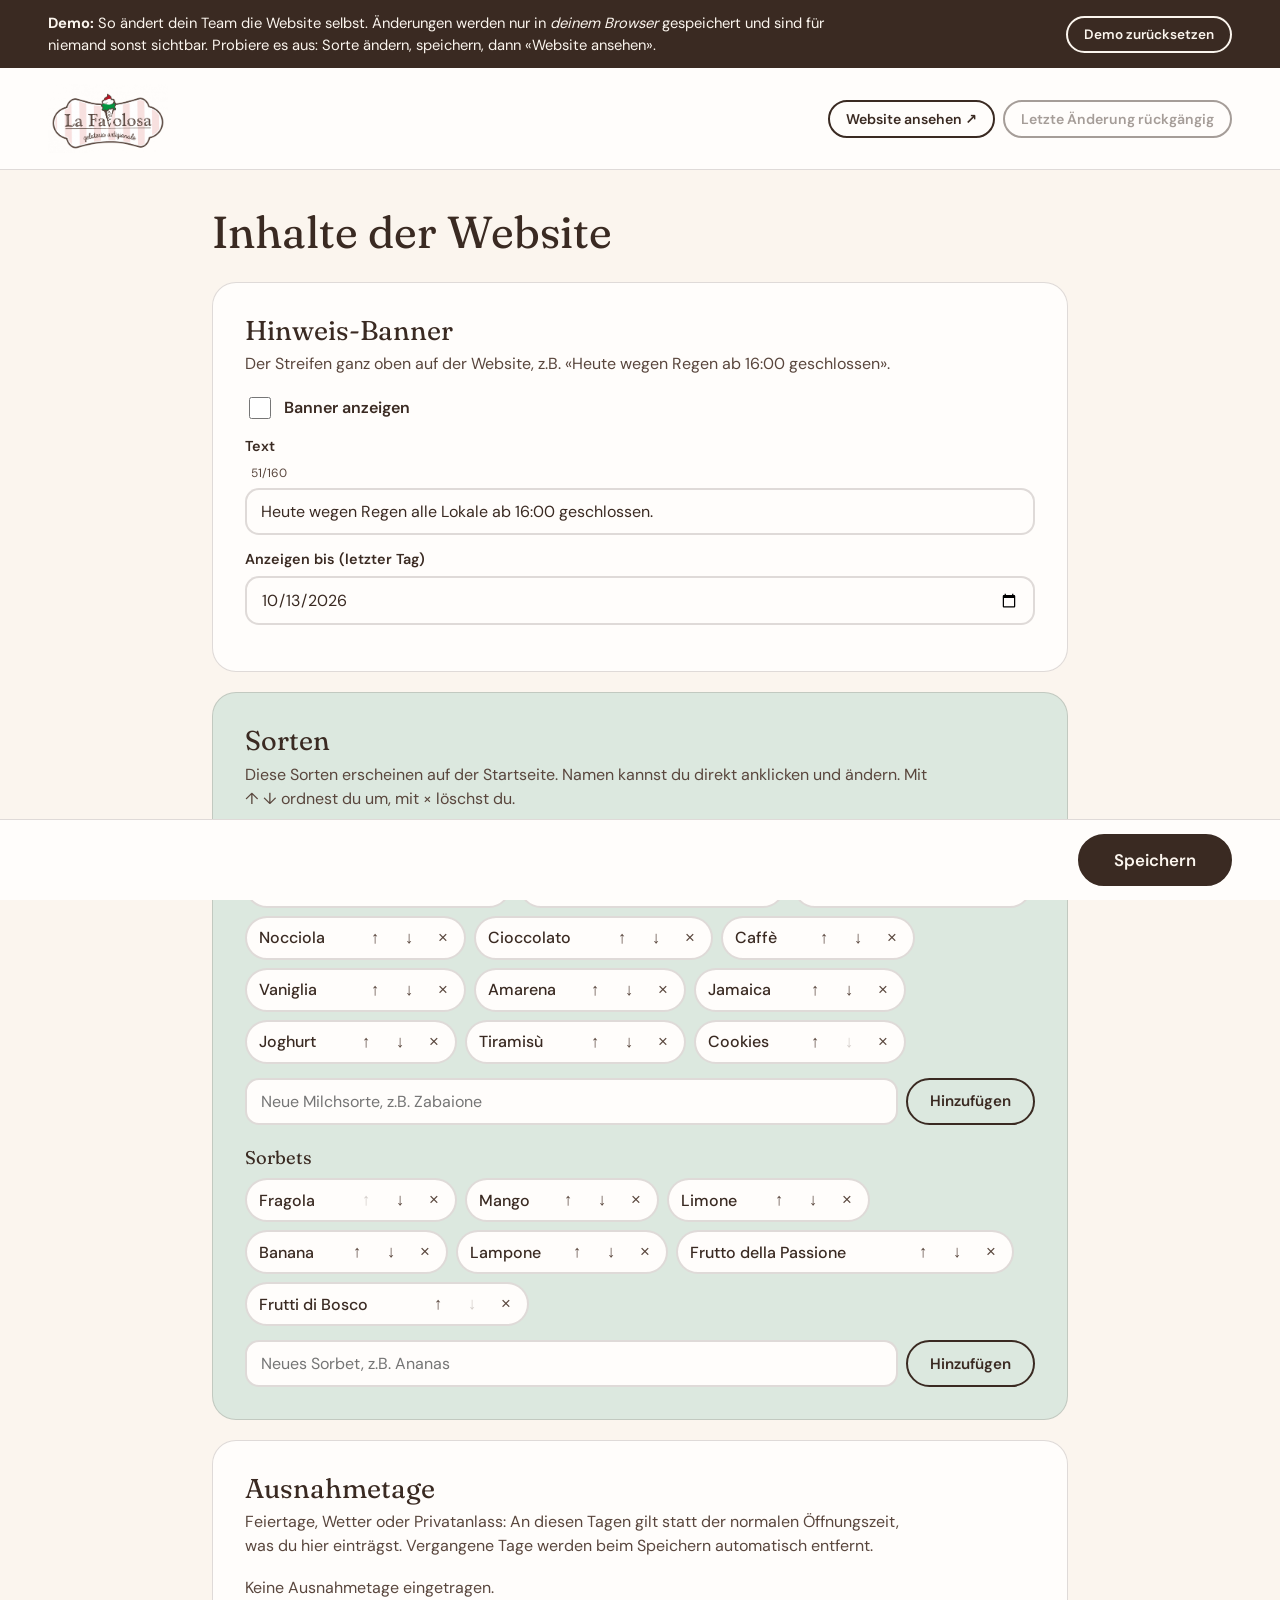
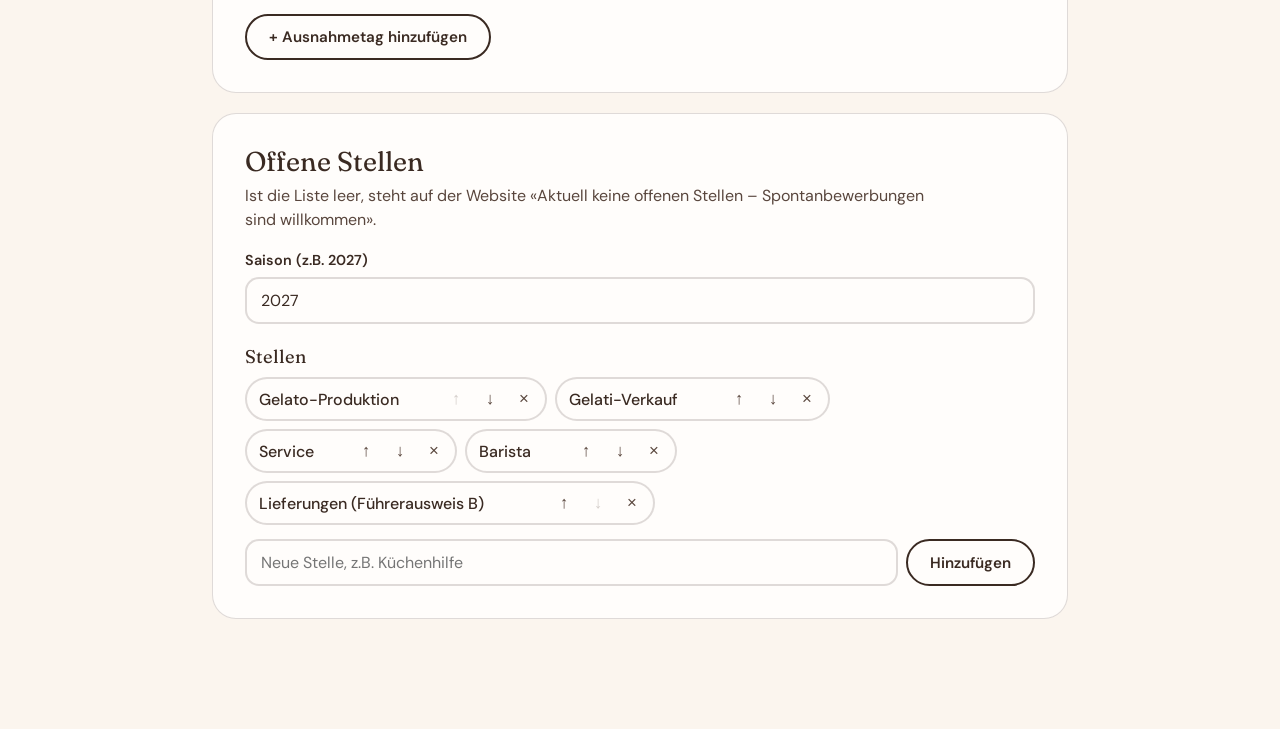
<file: admin/index.html>
<!doctype html>
<html lang="de-CH">
<head>
  <meta charset="utf-8" />
  <meta name="viewport" content="width=device-width, initial-scale=1" />
  <meta name="robots" content="noindex, nofollow" />
  <title>Inhalte bearbeiten (Demo) – La Favolosa</title>
  <link rel="icon" type="image/png" href="../assets/img/apple-touch-icon.png" />
  <link rel="stylesheet" href="../assets/fonts/fonts.css" />
  <link rel="stylesheet" href="admin.css" />
</head>
<body>
  <!-- DEMO-Version des Admins für Vorschau-Hosts ohne PHP (GitHub Pages).
       Im Live-Betrieb auf dem PHP-Hosting wird stattdessen index.php verwendet. -->
  <div class="demo-banner">
    <p><strong>Demo:</strong> So ändert dein Team die Website selbst. Änderungen werden nur in <em>deinem Browser</em> gespeichert und sind für niemand sonst sichtbar. Probiere es aus: Sorte ändern, speichern, dann «Website ansehen».</p>
    <button type="button" class="btn btn--ghost" id="demo-reset">Demo zurücksetzen</button>
  </div>

  <header class="top">
    <img src="../assets/img/logo.png" alt="La Favolosa" width="120" height="69" />
    <div class="top__actions">
      <a class="btn btn--ghost" href="../" target="_blank" rel="noopener">Website ansehen ↗</a>
      <button type="button" class="btn btn--ghost" id="undo" disabled>Letzte Änderung rückgängig</button>
    </div>
  </header>

  <main class="editor">
    <h1>Inhalte der Website</h1>
    <noscript><p class="error">Für diese Seite wird JavaScript benötigt.</p></noscript>

    <section class="card" id="sec-banner">
      <h2>Hinweis-Banner</h2>
      <p class="hint">Der Streifen ganz oben auf der Website, z.B. «Heute wegen Regen ab 16:00 geschlossen».</p>
      <label class="switch"><input type="checkbox" id="banner-aktiv" /> <span>Banner anzeigen</span></label>
      <label class="field">Text <small id="banner-count"></small>
        <input type="text" id="banner-text" maxlength="160" placeholder="z.B. Heute wegen Regen alle Lokale ab 16:00 geschlossen." />
      </label>
      <label class="field">Anzeigen bis (letzter Tag)
        <input type="date" id="banner-bis" />
      </label>
    </section>

    <section class="card" id="sec-sorten">
      <h2>Sorten</h2>
      <p class="hint">Diese Sorten erscheinen auf der Startseite. Namen kannst du direkt anklicken und ändern. Mit ↑ ↓ ordnest du um, mit × löschst du.</p>
      <h3>Milchsorten</h3>
      <div class="chips" id="list-milch"></div>
      <h3>Sorbets</h3>
      <div class="chips" id="list-sorbet"></div>
    </section>

    <section class="card" id="sec-ausnahmen">
      <h2>Ausnahmetage</h2>
      <p class="hint">Feiertage, Wetter oder Privatanlass: An diesen Tagen gilt statt der normalen Öffnungszeit, was du hier einträgst. Vergangene Tage werden beim Speichern automatisch entfernt.</p>
      <div id="list-ausnahmen"></div>
      <button type="button" class="btn btn--ghost" id="add-ausnahme">+ Ausnahmetag hinzufügen</button>
    </section>

    <section class="card" id="sec-jobs">
      <h2>Offene Stellen</h2>
      <p class="hint">Ist die Liste leer, steht auf der Website «Aktuell keine offenen Stellen – Spontanbewerbungen sind willkommen».</p>
      <label class="field">Saison (z.B. 2027)
        <input type="text" id="jobs-saison" maxlength="20" />
      </label>
      <h3>Stellen</h3>
      <div class="chips" id="list-stellen"></div>
    </section>
  </main>

  <footer class="bar">
    <p class="status" id="status" role="status" aria-live="polite"></p>
    <button type="button" class="btn" id="save">Speichern</button>
  </footer>

  <script src="../content.js"></script>
  <script src="demo.js"></script>
  <script src="admin.js"></script>
  <script>
    document.getElementById("demo-reset").addEventListener("click", function () {
      if (!confirm("Alle Demo-Änderungen löschen und den Ausgangszustand wiederherstellen?")) return;
      window.AdminDemo.reset();
      location.reload();
    });
  </script>
</body>
</html>
</file>
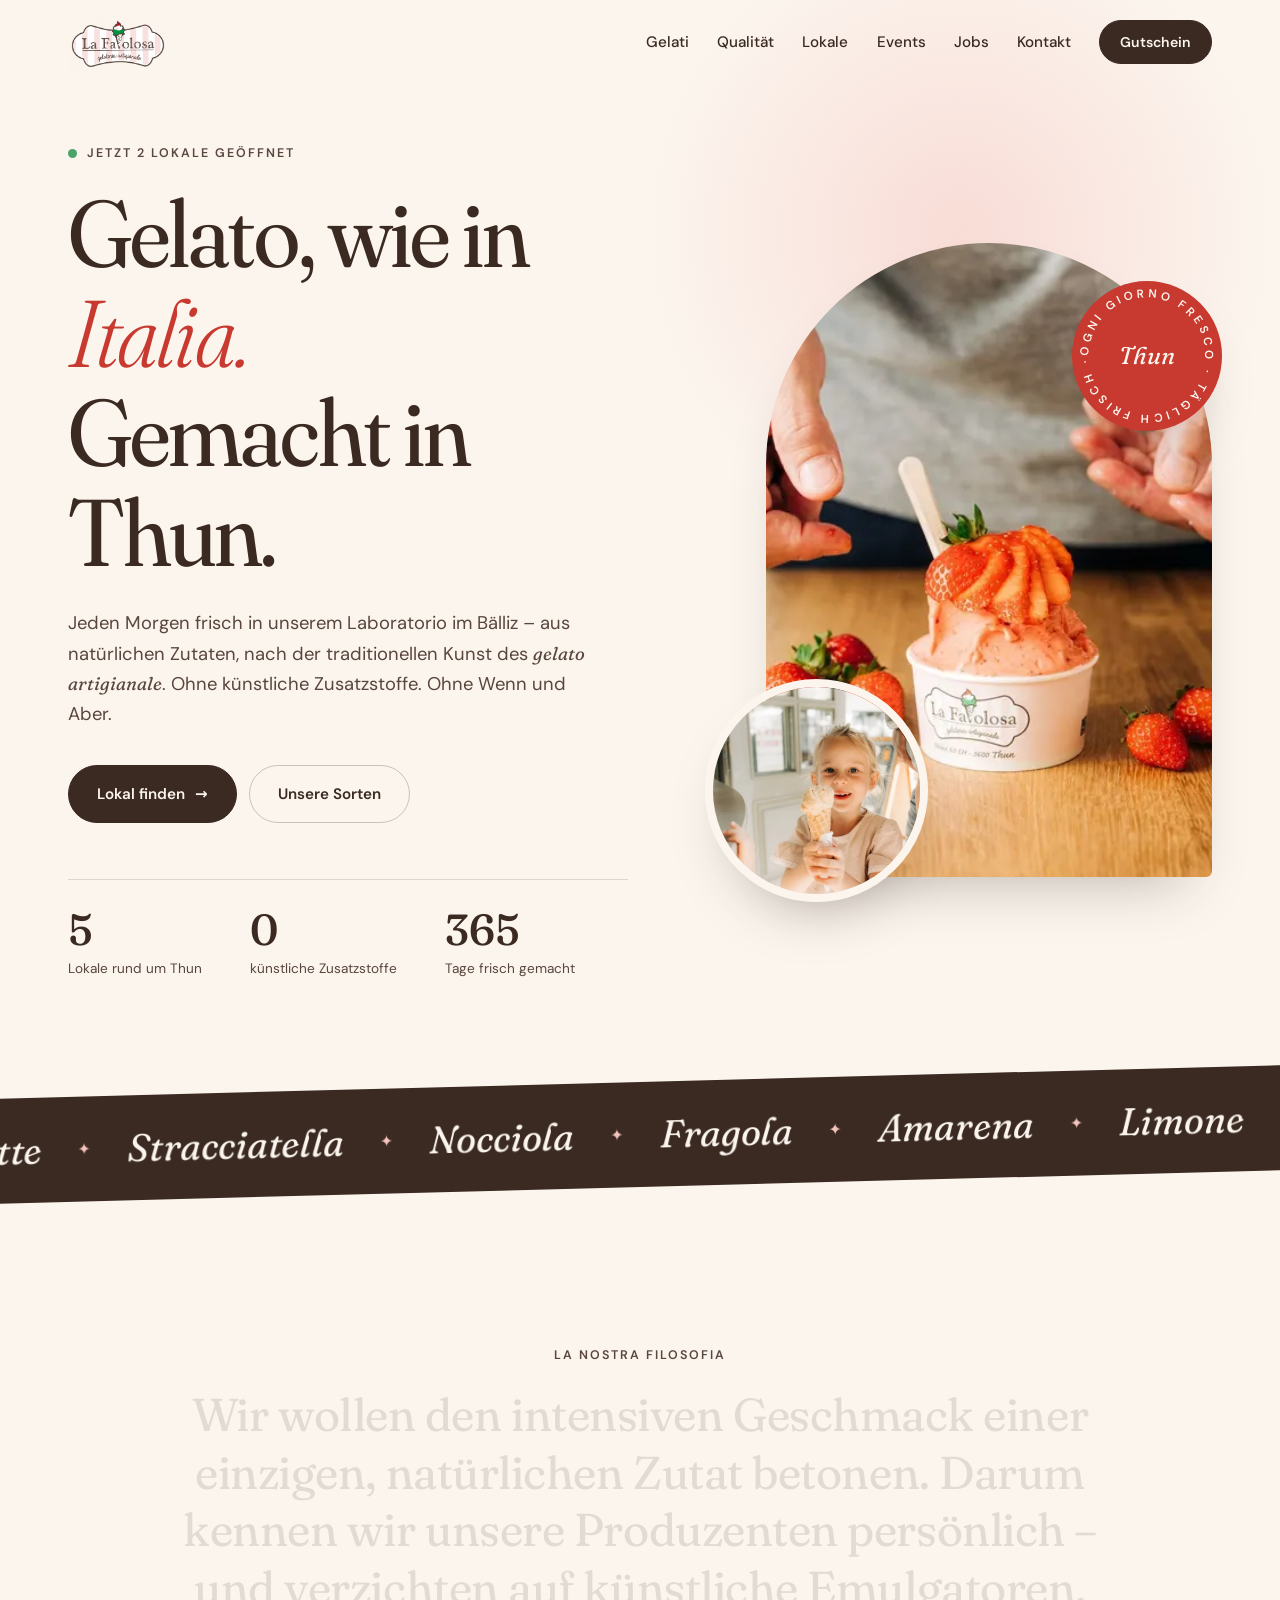
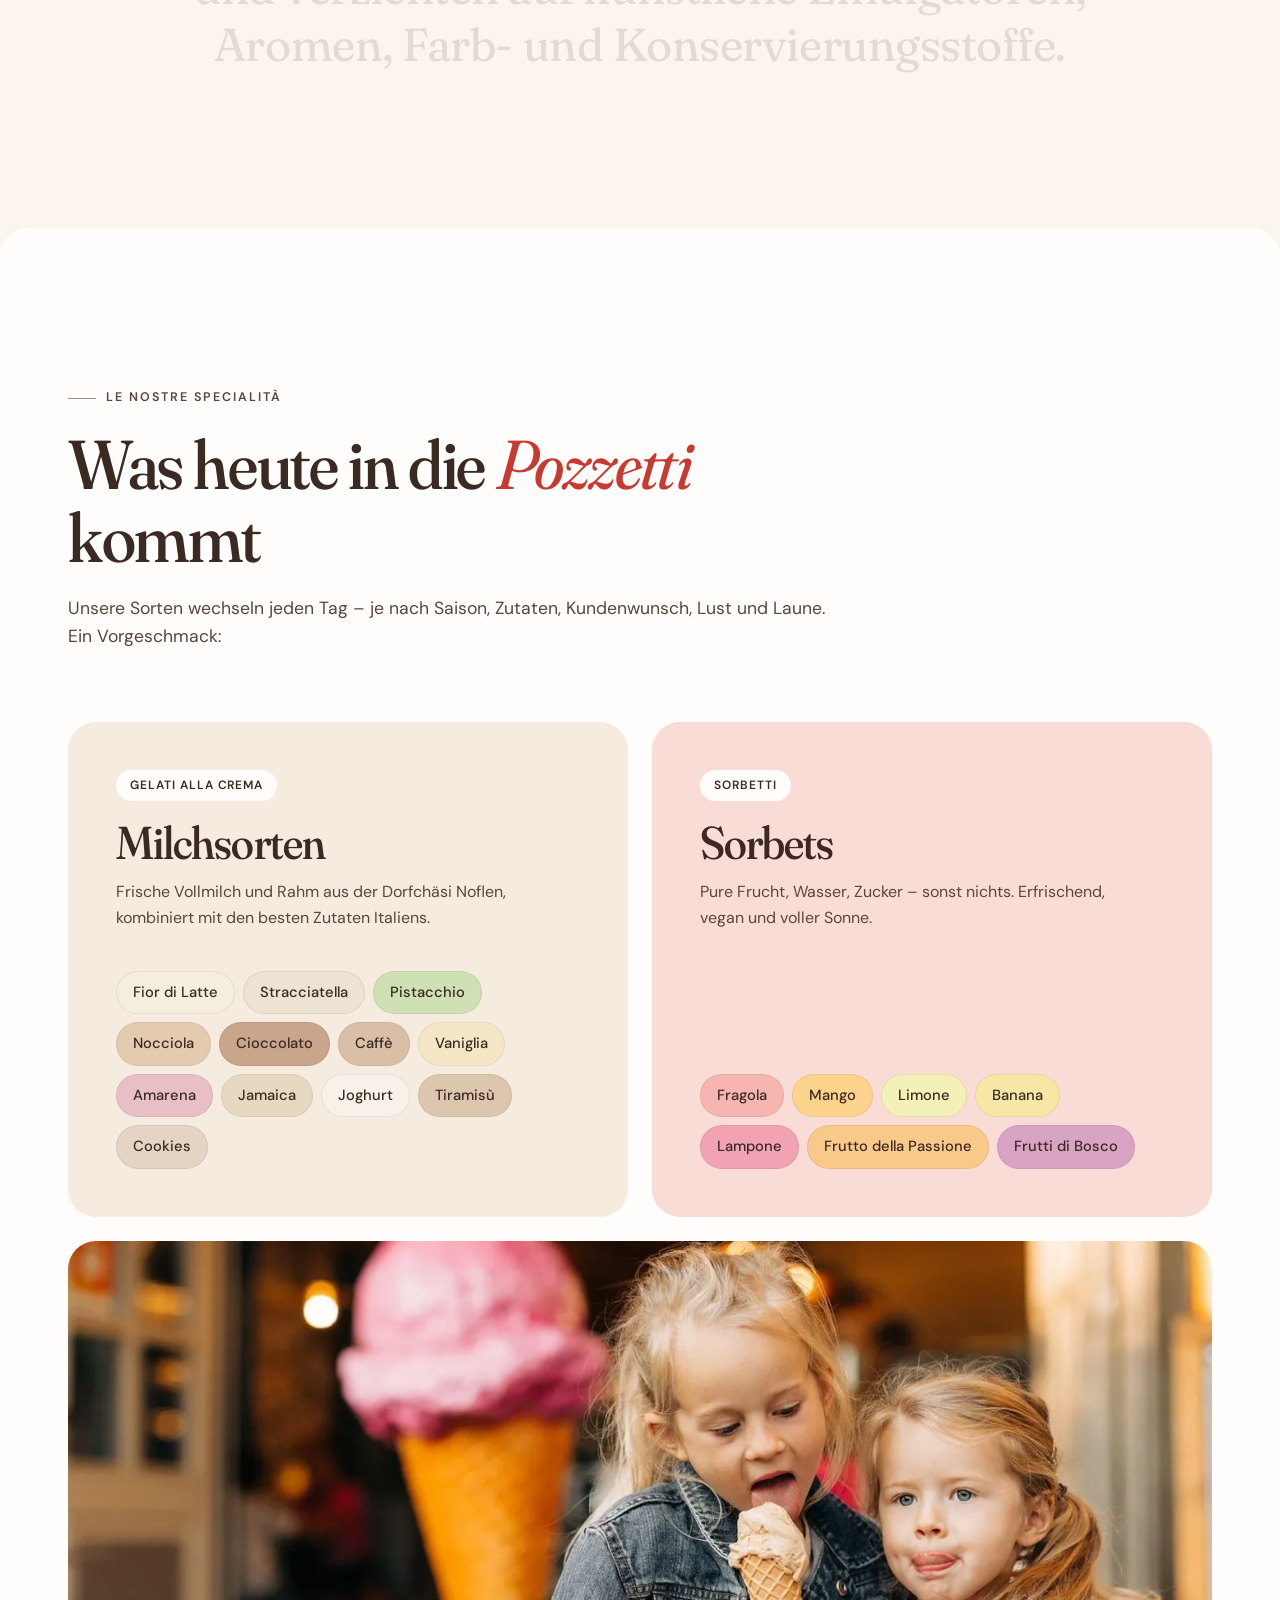
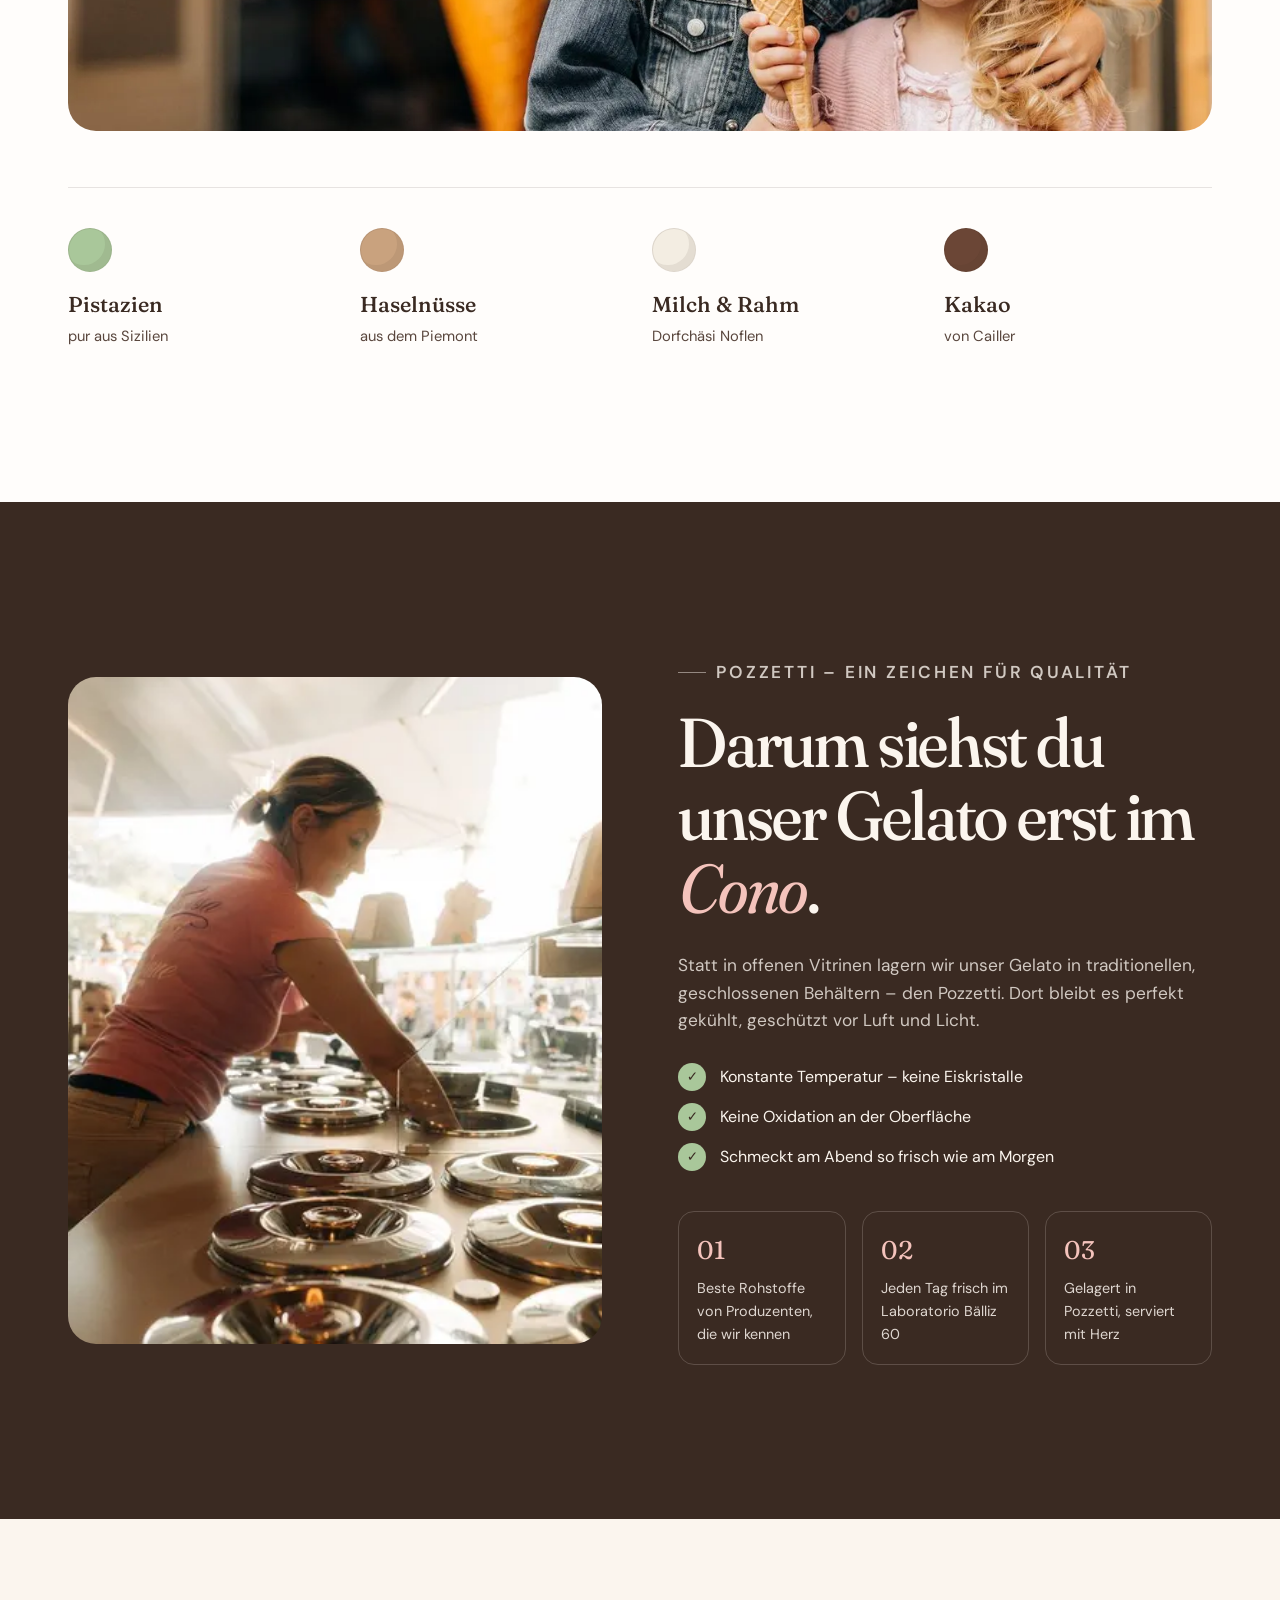
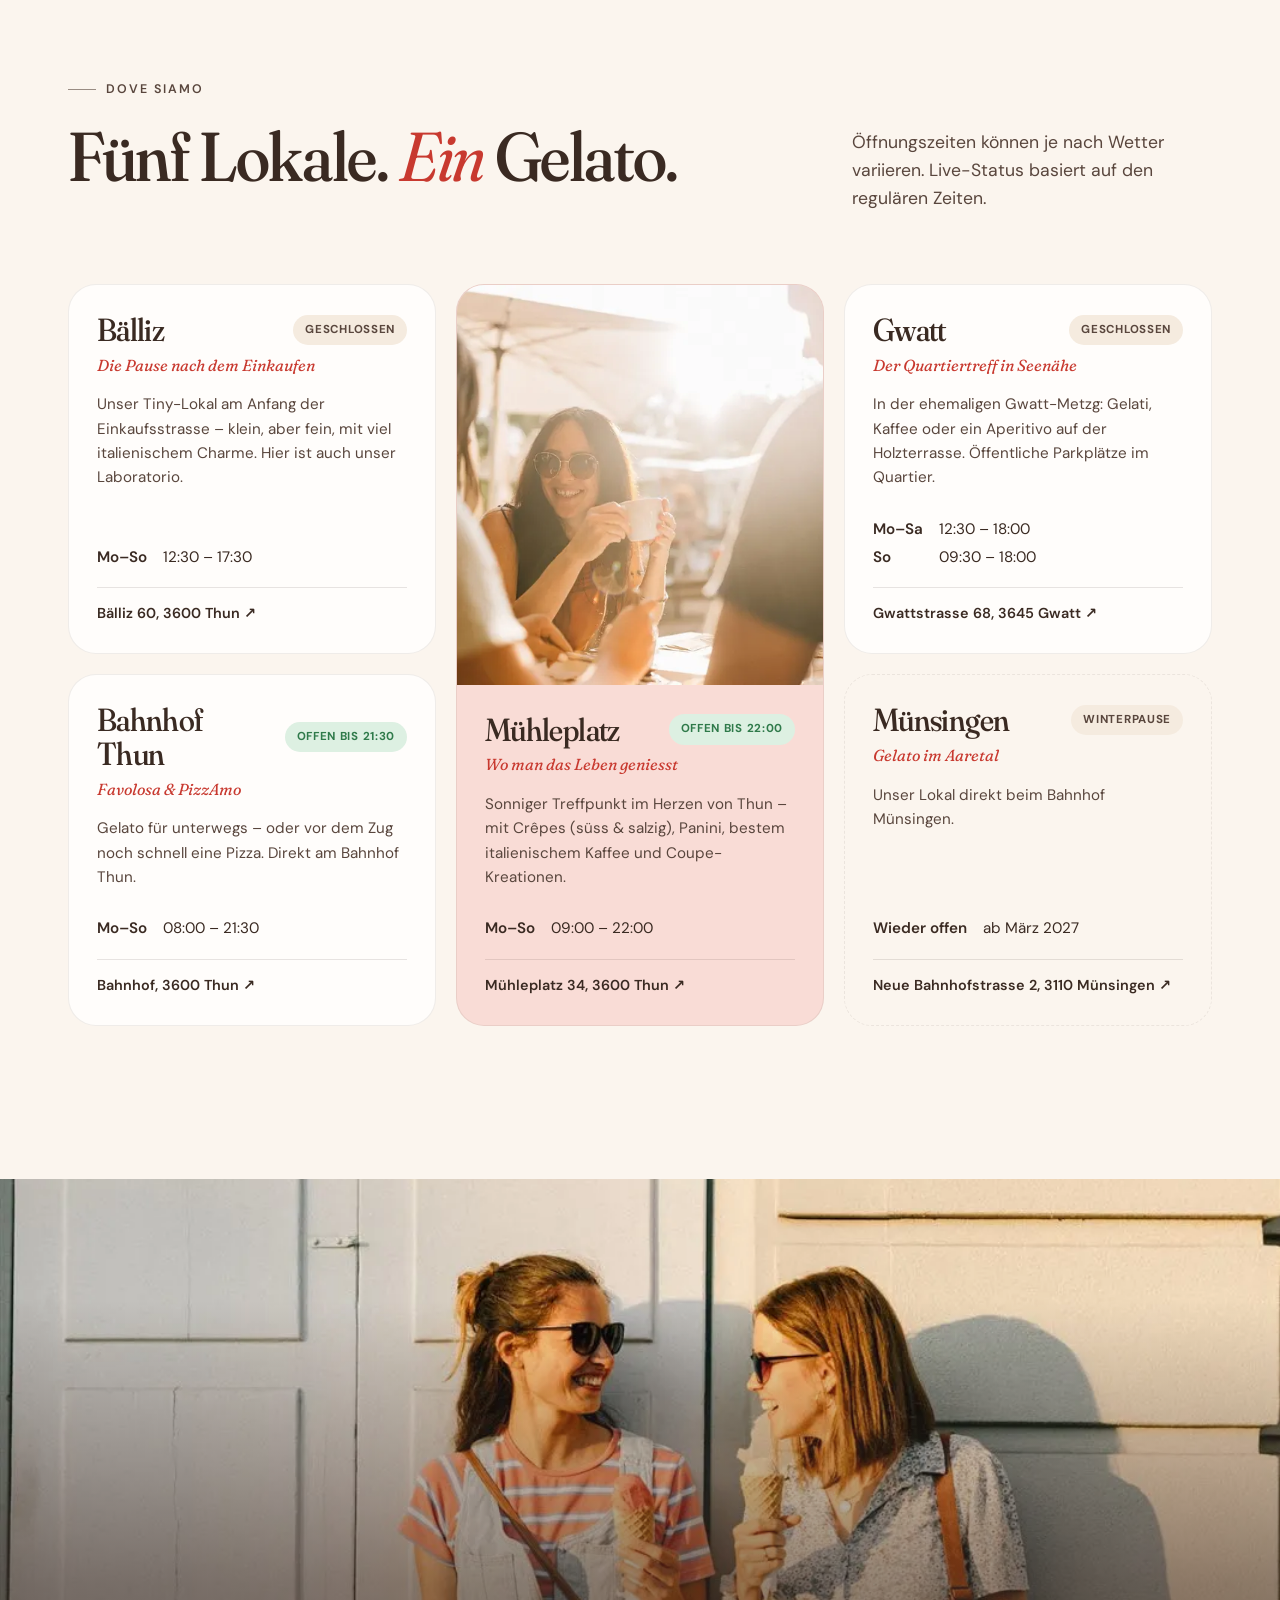
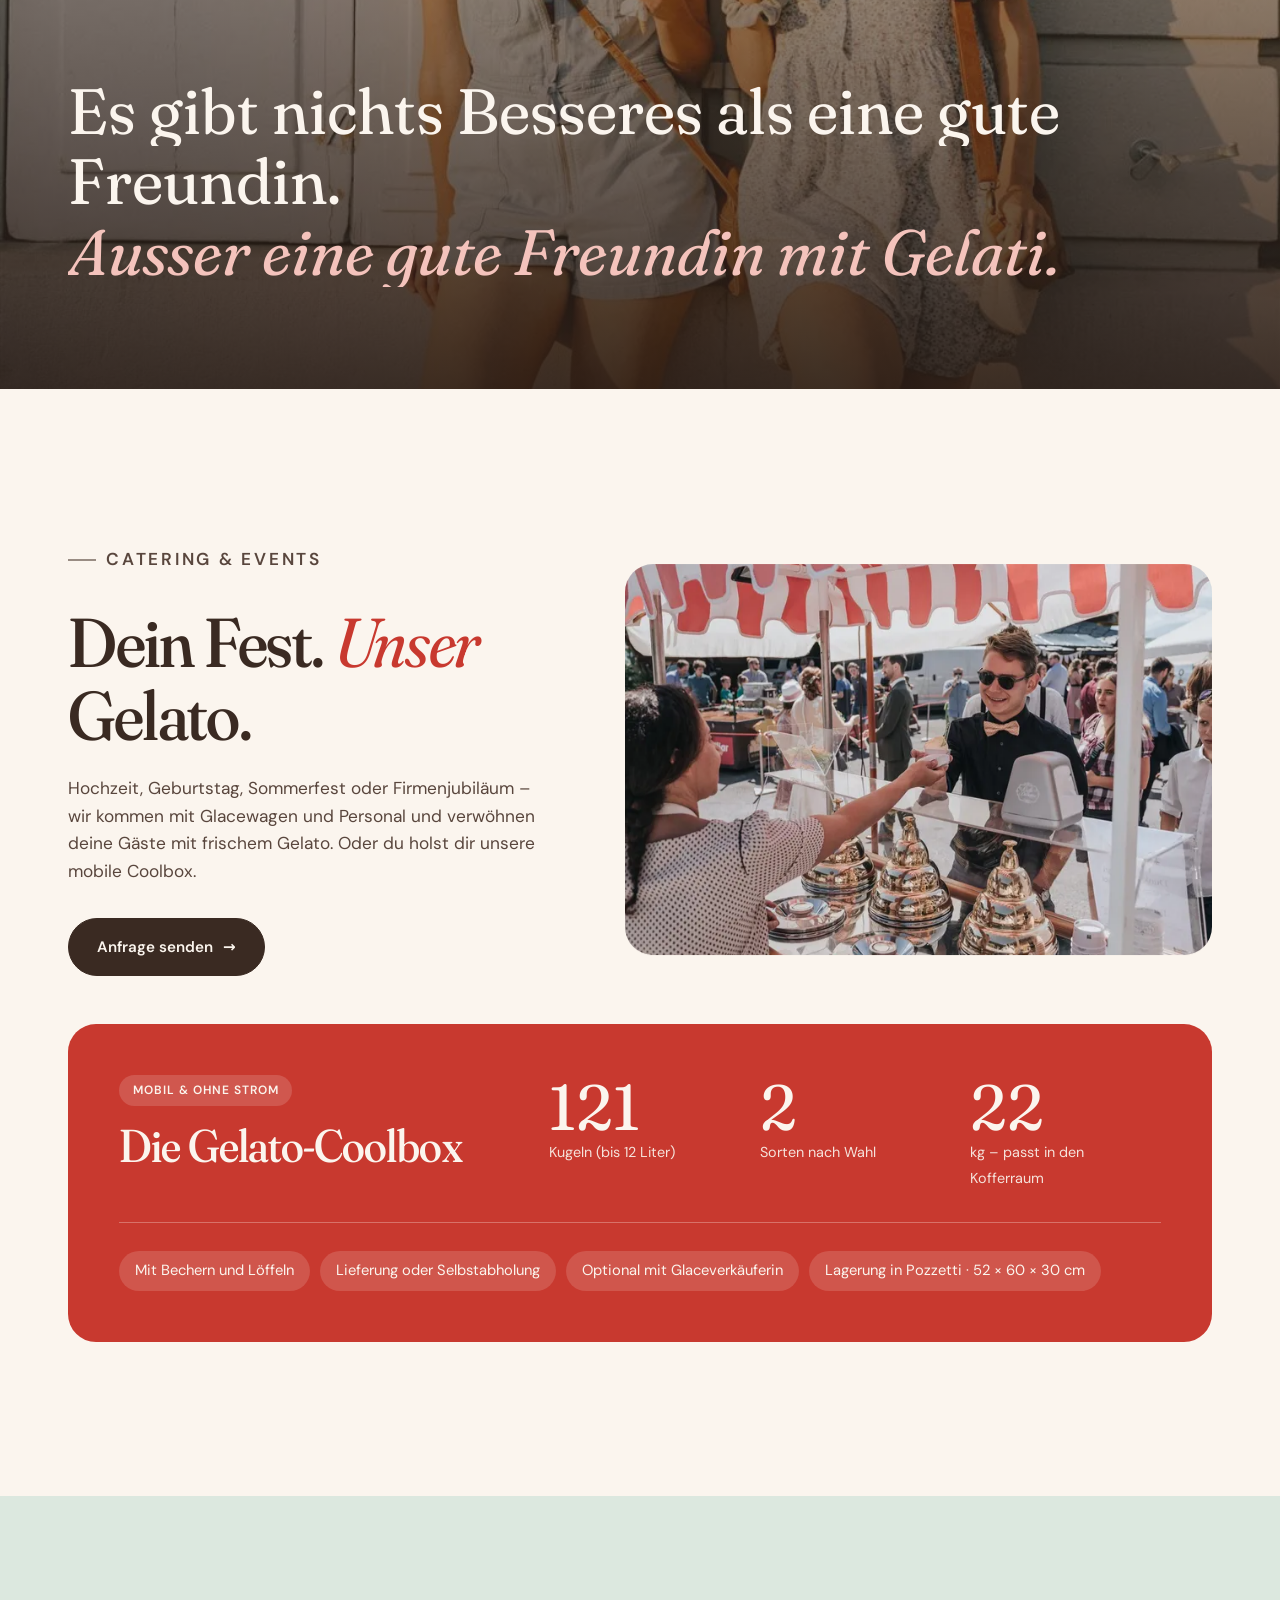
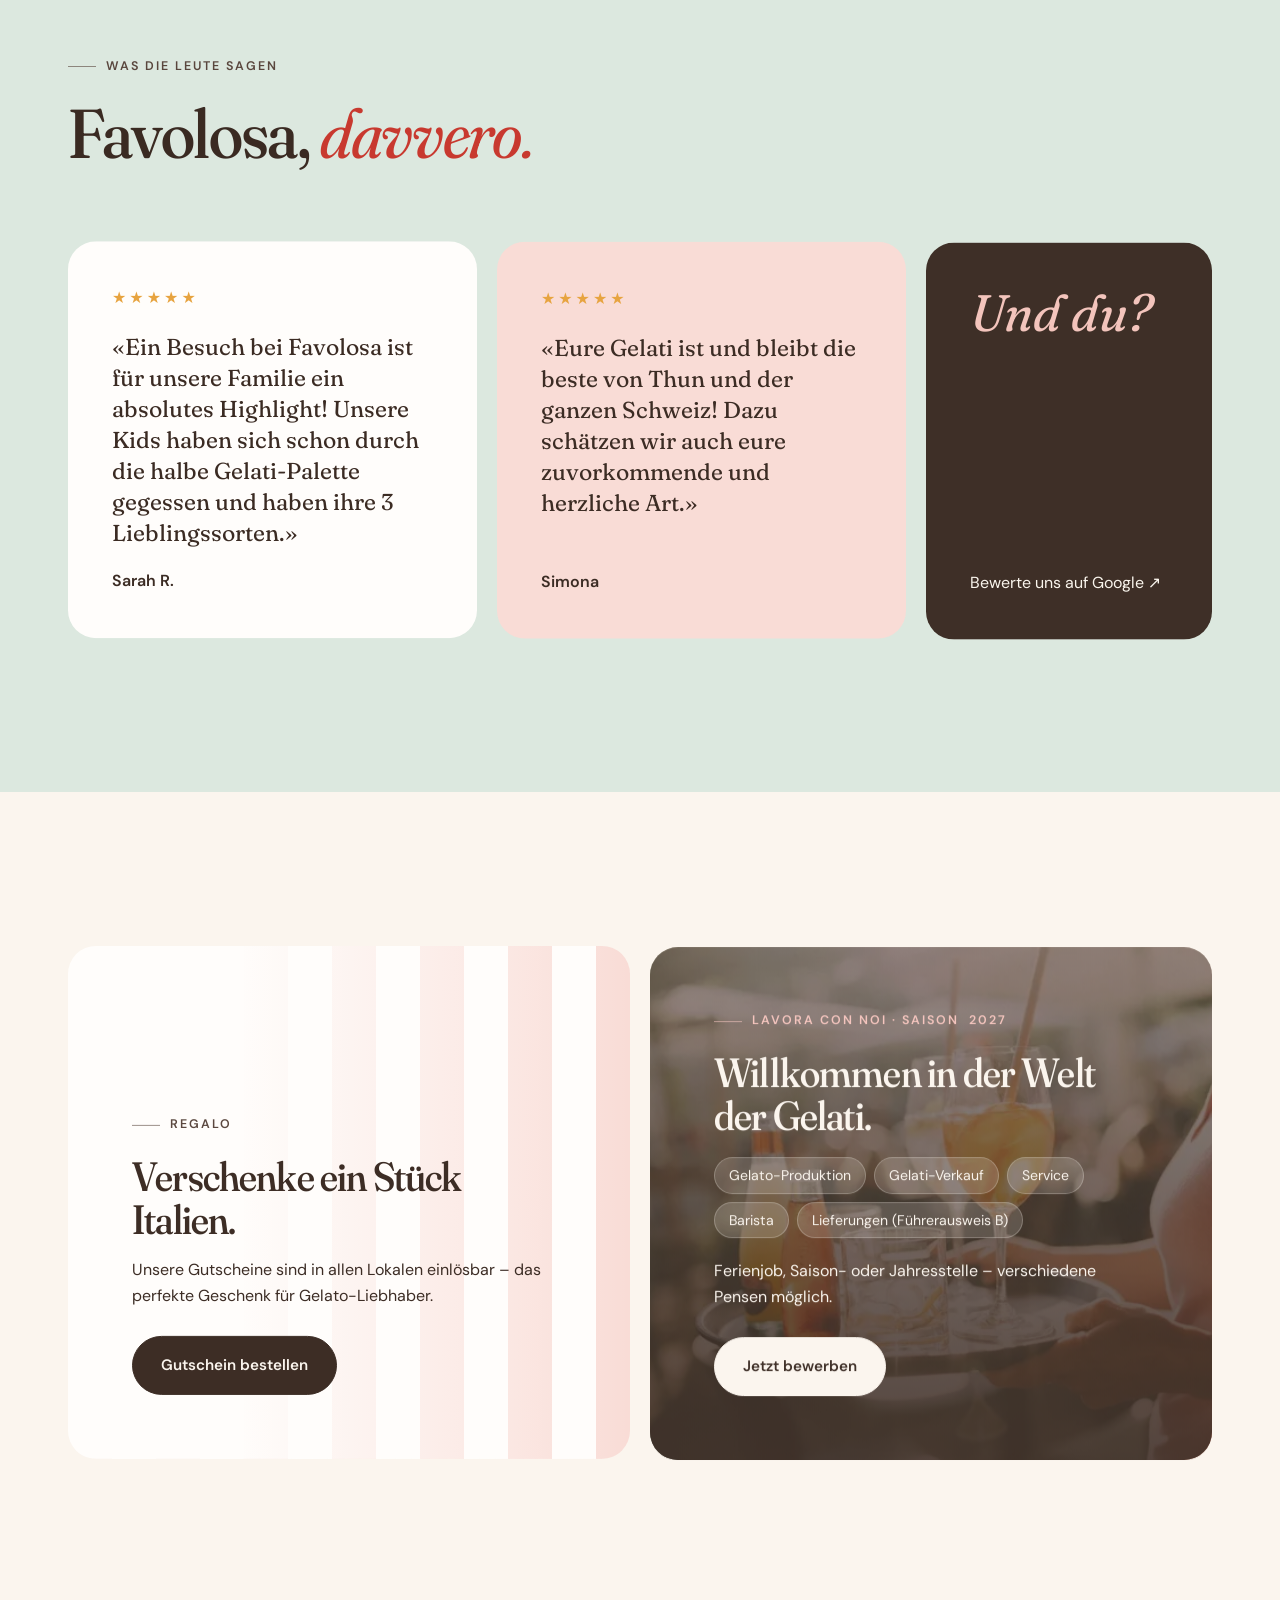
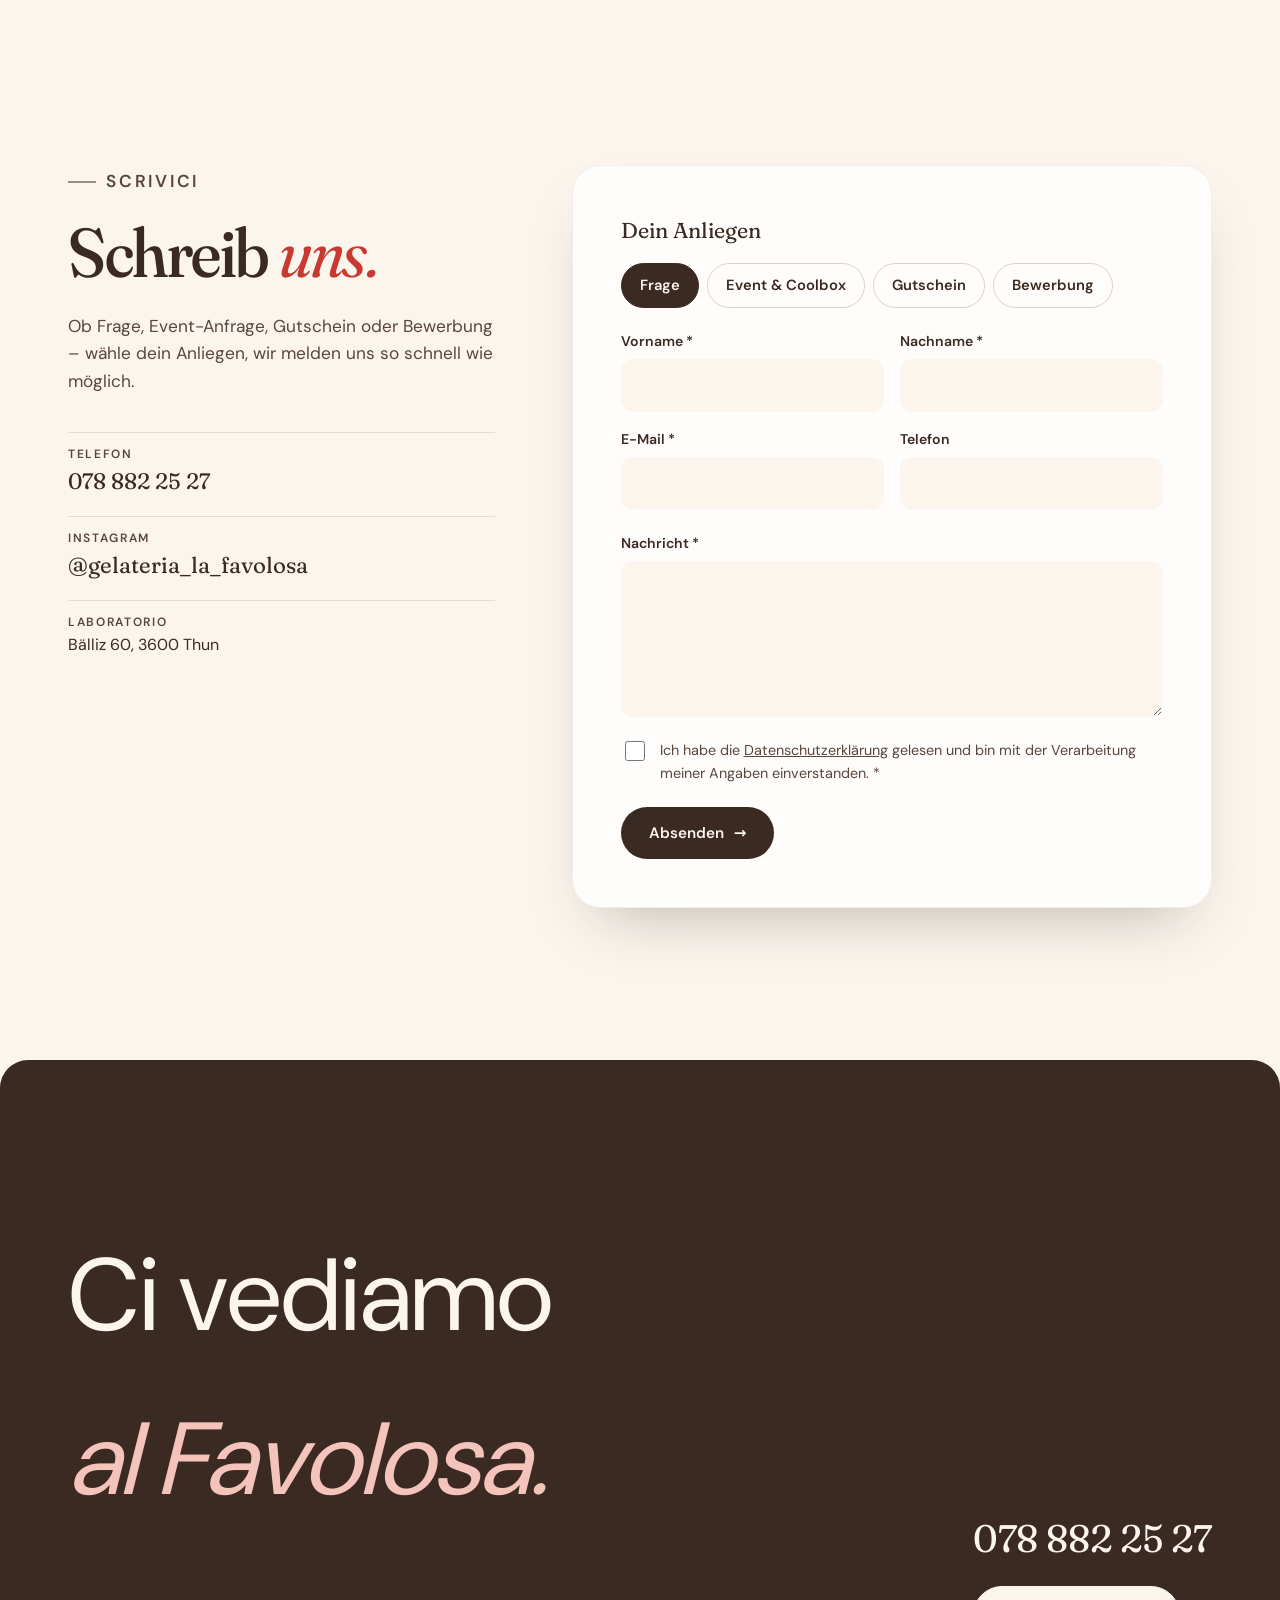
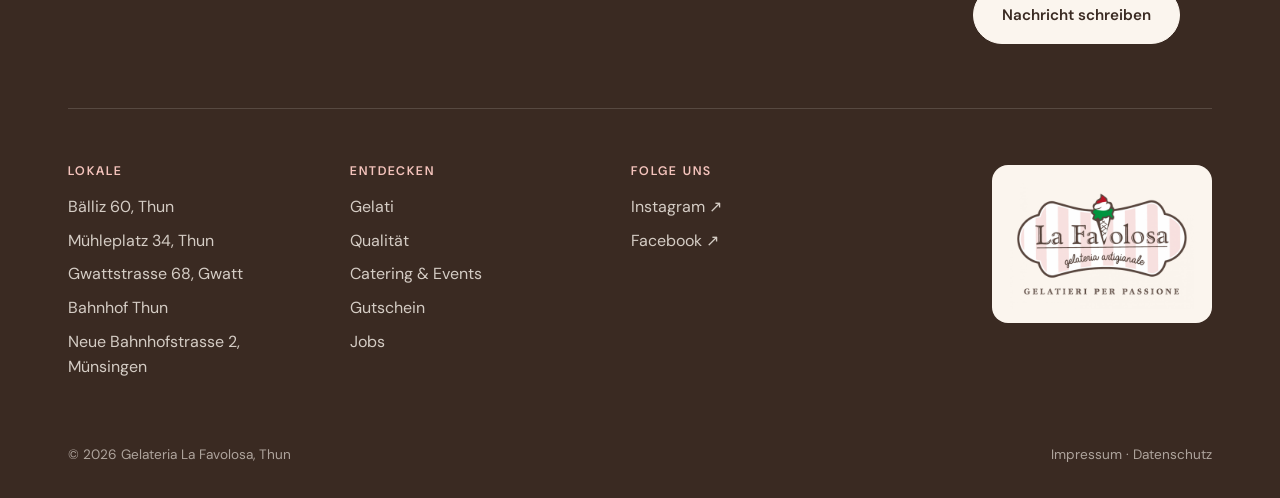
<file: neues-design/index.html>
<!doctype html>
<html lang="de-CH">
<head>
  <meta charset="utf-8" />
  <meta name="viewport" content="width=device-width, initial-scale=1" />
  <title>La Favolosa – Gelato Artigianale in Thun | täglich frisch</title>
  <meta name="description" content="Echtes italienisches Gelato, jeden Tag frisch im eigenen Laboratorio in Thun gemacht – ohne künstliche Zusatzstoffe. 5 Lokale in Thun, Gwatt & Münsingen, Catering & Gelato-Coolbox für Events." />
  <meta name="theme-color" content="#FBF5EE" />
  <link rel="canonical" href="https://www.favolosa.ch/" />
  <link rel="icon" type="image/png" href="assets/img/apple-touch-icon.png" />
  <link rel="apple-touch-icon" href="assets/img/apple-touch-icon.png" />

  <meta property="og:type" content="website" />
  <meta property="og:locale" content="de_CH" />
  <meta property="og:url" content="https://www.favolosa.ch/" />
  <meta property="og:title" content="La Favolosa – Gelato Artigianale in Thun" />
  <meta property="og:description" content="Jeden Tag frisch. Ohne künstliche Zusatzstoffe. Ohne Wenn und Aber." />
  <meta property="og:image" content="https://www.favolosa.ch/assets/img/og-image.jpg" />
  <meta property="og:image:width" content="1200" />
  <meta property="og:image:height" content="630" />

  <!-- Alle Schriften & Bibliotheken lokal: keine Datenübermittlung an Google/CDNs -->
  <link rel="preload" href="assets/fonts/fraunces-normal-latin.woff2" as="font" type="font/woff2" crossorigin />
  <link rel="preload" href="assets/fonts/dmsans-normal-latin.woff2" as="font" type="font/woff2" crossorigin />
  <link rel="stylesheet" href="assets/fonts/fonts.css" />
  <link rel="stylesheet" href="assets/vendor/lenis.css" />
  <link rel="stylesheet" href="assets/css/styles.css" />
  <script>document.documentElement.classList.add("js")</script>

  <script type="application/ld+json">
  {
    "@context": "https://schema.org",
    "@type": "IceCreamShop",
    "name": "Gelateria La Favolosa",
    "url": "https://www.favolosa.ch/",
    "telephone": "+41788822527",
    "image": "https://www.favolosa.ch/assets/img/og-image.jpg",
    "logo": "https://www.favolosa.ch/assets/img/logo.png",
    "servesCuisine": "Italienisches Gelato",
    "priceRange": "CHF",
    "address": { "@type": "PostalAddress", "streetAddress": "Bälliz 60", "postalCode": "3600", "addressLocality": "Thun", "addressCountry": "CH" },
    "sameAs": ["https://www.instagram.com/gelateria_la_favolosa/", "https://www.facebook.com/GelateriaLaFavolosa"],
    "department": [
      { "@type": "IceCreamShop", "name": "La Favolosa Bälliz", "address": { "@type": "PostalAddress", "streetAddress": "Bälliz 60", "postalCode": "3600", "addressLocality": "Thun", "addressCountry": "CH" }, "openingHours": "Mo-Su 12:30-17:30" },
      { "@type": "IceCreamShop", "name": "La Favolosa Mühleplatz", "address": { "@type": "PostalAddress", "streetAddress": "Mühleplatz 34", "postalCode": "3600", "addressLocality": "Thun", "addressCountry": "CH" }, "openingHours": "Mo-Su 09:00-22:00" },
      { "@type": "IceCreamShop", "name": "La Favolosa Gwatt", "address": { "@type": "PostalAddress", "streetAddress": "Gwattstrasse 68", "postalCode": "3645", "addressLocality": "Gwatt", "addressCountry": "CH" }, "openingHours": ["Mo-Sa 12:30-18:00", "Su 09:30-18:00"] },
      { "@type": "IceCreamShop", "name": "La Favolosa Bahnhof Thun", "address": { "@type": "PostalAddress", "streetAddress": "Bahnhof Thun", "postalCode": "3600", "addressLocality": "Thun", "addressCountry": "CH" }, "openingHours": "Mo-Su 08:00-21:30" },
      { "@type": "IceCreamShop", "name": "La Favolosa Münsingen", "address": { "@type": "PostalAddress", "streetAddress": "Neue Bahnhofstrasse 2", "postalCode": "3110", "addressLocality": "Münsingen", "addressCountry": "CH" } }
    ]
  }
  </script>
</head>
<body>
  <a class="skip" href="#main">Zum Inhalt springen</a>


  <!-- ============ HEADER ============ -->
  <header class="header" id="top">
    <div class="notice" id="notice" role="status" hidden></div>
    <div class="header__inner container">
      <a href="#top" class="brand" aria-label="La Favolosa – zur Startseite">
        <img src="assets/img/logo.png" alt="La Favolosa – gelateria artigianale" width="317" height="183" />
      </a>
      <nav class="nav" id="nav" aria-label="Hauptnavigation">
        <a href="#gelati">Gelati</a>
        <a href="#qualitaet">Qualität</a>
        <a href="#lokale">Lokale</a>
        <a href="#events">Events</a>
        <a href="#jobs">Jobs</a>
        <a href="#kontakt">Kontakt</a>
        <a href="#kontakt" data-topic="gutschein" class="btn btn--small btn--dark nav__cta">Gutschein</a>
      </nav>
      <button class="burger" id="burger" aria-label="Menü öffnen" aria-expanded="false" aria-controls="nav">
        <span></span><span></span>
      </button>
    </div>
  </header>

  <main id="main">

    <!-- ============ HERO ============ -->
    <section class="hero">
      <div class="container hero__grid">
        <div class="hero__text">
          <p class="eyebrow"><span class="dot dot--live" id="liveDot"></span><span id="liveText">Gelateria artigianale · Thun</span></p>
          <h1 class="hero__title">
            Gelato, wie in <em>Italia.</em><br />Gemacht in Thun.
          </h1>
          <p class="hero__lead">
            Jeden Morgen frisch in unserem Laboratorio im Bälliz – aus natürlichen Zutaten,
            nach der traditionellen Kunst des <em>gelato artigianale</em>. Ohne künstliche Zusatzstoffe. Ohne Wenn und Aber.
          </p>
          <div class="hero__actions">
            <a href="#lokale" class="btn btn--dark">Lokal finden <span aria-hidden="true">→</span></a>
            <a href="#gelati" class="btn btn--ghost">Unsere Sorten</a>
          </div>
          <ul class="hero__facts">
            <li><strong>5</strong><span>Lokale rund um Thun</span></li>
            <li><strong>0</strong><span>künstliche Zusatzstoffe</span></li>
            <li><strong>365</strong><span>Tage frisch gemacht</span></li>
          </ul>
        </div>

        <div class="hero__visual">
          <figure class="arch arch--big" data-parallax="-8">
            <picture>
              <source type="image/webp" srcset="assets/img/fragola-becher-800.webp 800w, assets/img/fragola-becher.webp 1600w" sizes="(max-width: 860px) 90vw, 45vw" />
              <img src="assets/img/fragola-becher.jpg" srcset="assets/img/fragola-becher-800.jpg 800w, assets/img/fragola-becher.jpg 1600w" sizes="(max-width: 860px) 90vw, 45vw" alt="Fragola-Sorbet im La-Favolosa-Becher mit frischen Erdbeeren" width="1600" height="1200" fetchpriority="high" />
            </picture>
          </figure>
          <figure class="blob" data-parallax="12">
            <picture>
              <source type="image/webp" srcset="assets/img/kind-cono-800.webp 800w, assets/img/kind-cono.webp 1600w" sizes="(max-width: 860px) 45vw, 22vw" />
              <img src="assets/img/kind-cono-800.jpg" srcset="assets/img/kind-cono-800.jpg 800w, assets/img/kind-cono.jpg 1600w" sizes="(max-width: 860px) 45vw, 22vw" alt="Mädchen mit Gelato-Cono an der Theke" width="1600" height="1067" />
            </picture>
          </figure>
          <div class="badge" aria-hidden="true">
            <svg viewBox="0 0 200 200" class="badge__ring">
              <defs><path id="circle" d="M100,100 m-78,0 a78,78 0 1,1 156,0 a78,78 0 1,1 -156,0" /></defs>
              <text><textPath href="#circle" textLength="486" lengthAdjust="spacing">ogni giorno fresco · täglich frisch ·</textPath></text>
            </svg>
            <span class="badge__icon">Thun</span>
          </div>
        </div>
      </div>
    </section>

    <!-- ============ MARQUEE ============ -->
    <div class="marquee" aria-label="Typische Sorten">
      <div class="marquee__track">
        <div class="marquee__group"><span>Pistacchio</span><i>✦</i><span>Fior di Latte</span><i>✦</i><span>Stracciatella</span><i>✦</i><span>Nocciola</span><i>✦</i><span>Fragola</span><i>✦</i><span>Amarena</span><i>✦</i><span>Limone</span><i>✦</i><span>Tiramisù</span><i>✦</i><span>Cioccolato</span><i>✦</i><span>Mango</span><i>✦</i></div>
        <div class="marquee__group" aria-hidden="true"><span>Pistacchio</span><i>✦</i><span>Fior di Latte</span><i>✦</i><span>Stracciatella</span><i>✦</i><span>Nocciola</span><i>✦</i><span>Fragola</span><i>✦</i><span>Amarena</span><i>✦</i><span>Limone</span><i>✦</i><span>Tiramisù</span><i>✦</i><span>Cioccolato</span><i>✦</i><span>Mango</span><i>✦</i></div>
      </div>
    </div>

    <!-- ============ MANIFEST ============ -->
    <section class="manifest container">
      <p class="eyebrow">La nostra filosofia</p>
      <p class="manifest__text" data-reveal-words>
        Wir wollen den intensiven Geschmack einer einzigen, natürlichen Zutat betonen. Darum kennen wir unsere Produzenten persönlich – und verzichten auf künstliche Emulgatoren, Aromen, Farb- und Konservierungsstoffe.
      </p>
    </section>

    <!-- ============ GELATI ============ -->
    <section class="section gelati" id="gelati">
      <div class="container">
        <header class="section__head">
          <p class="eyebrow">Le nostre specialità</p>
          <h2 class="h2">Was heute in die <em>Pozzetti</em> kommt</h2>
          <p class="section__lead">Unsere Sorten wechseln jeden Tag – je nach Saison, Zutaten, Kundenwunsch, Lust und Laune. Ein Vorgeschmack:</p>
        </header>

        <div class="flavor-grid">
          <article class="flavor-card flavor-card--milk" data-reveal>
            <div class="flavor-card__top">
              <span class="tag">Gelati alla crema</span>
              <h3>Milchsorten</h3>
              <p>Frische Vollmilch und Rahm aus der Dorfchäsi Noflen, kombiniert mit den besten Zutaten Italiens.</p>
            </div>
            <ul class="chips" data-flavors="milch">
              <li>Fior di Latte</li><li>Stracciatella</li><li>Pistacchio</li><li>Nocciola</li><li>Cioccolato</li><li>Caffè</li>
              <li>Vaniglia</li><li>Amarena</li><li>Jamaica</li><li>Joghurt</li><li>Tiramisù</li><li>Cookies</li>
            </ul>
          </article>

          <article class="flavor-card flavor-card--sorbet" data-reveal>
            <div class="flavor-card__top">
              <span class="tag">Sorbetti</span>
              <h3>Sorbets</h3>
              <p>Pure Frucht, Wasser, Zucker – sonst nichts. Erfrischend, vegan und voller Sonne.</p>
            </div>
            <ul class="chips" data-flavors="sorbet">
              <li>Fragola</li><li>Mango</li><li>Limone</li><li>Banana</li><li>Lampone</li><li>Frutto della Passione</li><li>Frutti di Bosco</li>
            </ul>
          </article>

          <figure class="flavor-photo" data-reveal>
            <picture>
              <source type="image/webp" srcset="assets/img/kinder-gelato-800.webp 800w, assets/img/kinder-gelato.webp 1600w" sizes="(max-width: 1240px) 100vw, 1200px" />
              <img src="assets/img/kinder-gelato.jpg" srcset="assets/img/kinder-gelato-800.jpg 800w, assets/img/kinder-gelato.jpg 1600w" sizes="(max-width: 1240px) 100vw, 1200px" alt="Zwei Kinder geniessen Gelato vor der Gelateria" loading="lazy" width="1600" height="1067" />
            </picture>
          </figure>
        </div>

        <ul class="origins">
          <li data-reveal><span class="origins__icon" style="--c:#A9C79A"></span><strong>Pistazien</strong><span>pur aus Sizilien</span></li>
          <li data-reveal><span class="origins__icon" style="--c:#C9A27E"></span><strong>Haselnüsse</strong><span>aus dem Piemont</span></li>
          <li data-reveal><span class="origins__icon" style="--c:#F3EDE2"></span><strong>Milch &amp; Rahm</strong><span>Dorfchäsi Noflen</span></li>
          <li data-reveal><span class="origins__icon" style="--c:#6B4636"></span><strong>Kakao</strong><span>von Cailler</span></li>
        </ul>
      </div>
    </section>

    <!-- ============ QUALITÄT / POZZETTI ============ -->
    <section class="section quality" id="qualitaet">
      <div class="container quality__grid">
        <figure class="quality__img" data-reveal>
          <picture>
            <source type="image/webp" srcset="assets/img/pozzetti-800.webp 800w, assets/img/pozzetti.webp 1299w" sizes="(max-width: 860px) 100vw, 50vw" />
            <img src="assets/img/pozzetti.jpg" srcset="assets/img/pozzetti-800.jpg 800w, assets/img/pozzetti.jpg 1299w" sizes="(max-width: 860px) 100vw, 50vw" alt="Mitarbeiterin serviert Gelato aus geschlossenen Pozzetti" loading="lazy" width="1299" height="867" />
          </picture>
        </figure>
        <div class="quality__text">
          <p class="eyebrow eyebrow--light">Pozzetti – ein Zeichen für Qualität</p>
          <h2 class="h2">Darum siehst du unser Gelato erst im <em>Cono</em>.</h2>
          <p>Statt in offenen Vitrinen lagern wir unser Gelato in traditionellen, geschlossenen Behältern – den Pozzetti. Dort bleibt es perfekt gekühlt, geschützt vor Luft und Licht.</p>
          <ul class="checks">
            <li>Konstante Temperatur – keine Eiskristalle</li>
            <li>Keine Oxidation an der Oberfläche</li>
            <li>Schmeckt am Abend so frisch wie am Morgen</li>
          </ul>
          <div class="steps">
            <div><span>01</span>Beste Rohstoffe von Produzenten, die wir kennen</div>
            <div><span>02</span>Jeden Tag frisch im Laboratorio Bälliz 60</div>
            <div><span>03</span>Gelagert in Pozzetti, serviert mit Herz</div>
          </div>
        </div>
      </div>
    </section>

    <!-- ============ LOKALE ============ -->
    <!-- Öffnungszeiten werden aus content.js übernommen; die Zeiten hier sind der Fallback ohne JavaScript. -->
    <section class="section lokale" id="lokale">
      <div class="container">
        <header class="section__head section__head--row">
          <div>
            <p class="eyebrow">Dove siamo</p>
            <h2 class="h2">Fünf Lokale. <em>Ein</em> Gelato.</h2>
          </div>
          <p class="section__lead">Öffnungszeiten können je nach Wetter variieren. Live-Status basiert auf den regulären Zeiten.</p>
        </header>

        <div class="locations" id="locations">
          <article class="loc" data-reveal data-loc="baelliz">
            <div class="loc__head"><h3>Bälliz</h3><span class="status">–</span></div>
            <p class="loc__tag">Die Pause nach dem Einkaufen</p>
            <p class="loc__desc">Unser Tiny-Lokal am Anfang der Einkaufsstrasse – klein, aber fein, mit viel italienischem Charme. Hier ist auch unser Laboratorio.</p>
            <dl class="loc__hours"><dt>Mo–So</dt><dd>12:30 – 17:30</dd></dl>
            <a class="loc__map" href="https://www.google.com/maps/search/?api=1&amp;query=B%C3%A4lliz+60+3600+Thun" target="_blank" rel="noopener">Bälliz 60, 3600 Thun ↗</a>
          </article>

          <article class="loc loc--feature" data-reveal data-loc="muehleplatz">
            <picture>
              <source type="image/webp" srcset="assets/img/terrasse-kaffee-800.webp 800w, assets/img/terrasse-kaffee.webp 1600w" sizes="(max-width: 600px) 100vw, (max-width: 1024px) 50vw, 33vw" />
              <img src="assets/img/terrasse-kaffee-800.jpg" srcset="assets/img/terrasse-kaffee-800.jpg 800w, assets/img/terrasse-kaffee.jpg 1600w" sizes="(max-width: 600px) 100vw, (max-width: 1024px) 50vw, 33vw" alt="Gäste auf der sonnigen Terrasse am Mühleplatz" loading="lazy" width="1600" height="1067" />
            </picture>
            <div class="loc__body">
              <div class="loc__head"><h3>Mühleplatz</h3><span class="status">–</span></div>
              <p class="loc__tag">Wo man das Leben geniesst</p>
              <p class="loc__desc">Sonniger Treffpunkt im Herzen von Thun – mit Crêpes (süss &amp; salzig), Panini, bestem italienischem Kaffee und Coupe-Kreationen.</p>
              <dl class="loc__hours"><dt>Mo–So</dt><dd>09:00 – 22:00</dd></dl>
              <a class="loc__map" href="https://www.google.com/maps/search/?api=1&amp;query=M%C3%BChleplatz+34+3600+Thun" target="_blank" rel="noopener">Mühleplatz 34, 3600 Thun ↗</a>
            </div>
          </article>

          <article class="loc" data-reveal data-loc="gwatt">
            <div class="loc__head"><h3>Gwatt</h3><span class="status">–</span></div>
            <p class="loc__tag">Der Quartiertreff in Seenähe</p>
            <p class="loc__desc">In der ehemaligen Gwatt-Metzg: Gelati, Kaffee oder ein Aperitivo auf der Holzterrasse. Öffentliche Parkplätze im Quartier.</p>
            <dl class="loc__hours"><dt>Mo–Sa</dt><dd>12:30 – 18:00</dd><dt>So</dt><dd>09:30 – 18:00</dd></dl>
            <a class="loc__map" href="https://www.google.com/maps/search/?api=1&amp;query=Gwattstrasse+68+3645+Gwatt" target="_blank" rel="noopener">Gwattstrasse 68, 3645 Gwatt ↗</a>
          </article>

          <article class="loc" data-reveal data-loc="bahnhof">
            <div class="loc__head"><h3>Bahnhof Thun</h3><span class="status">–</span></div>
            <p class="loc__tag">Favolosa &amp; PizzAmo</p>
            <p class="loc__desc">Gelato für unterwegs – oder vor dem Zug noch schnell eine Pizza. Direkt am Bahnhof Thun.</p>
            <dl class="loc__hours"><dt>Mo–So</dt><dd>08:00 – 21:30</dd></dl>
            <a class="loc__map" href="https://www.google.com/maps/search/?api=1&amp;query=Bahnhof+Thun" target="_blank" rel="noopener">Bahnhof, 3600 Thun ↗</a>
          </article>

          <article class="loc" data-reveal data-loc="muensingen">
            <div class="loc__head"><h3>Münsingen</h3><span class="status">–</span></div>
            <p class="loc__tag">Gelato im Aaretal</p>
            <p class="loc__desc">Unser Lokal direkt beim Bahnhof Münsingen.</p>
            <dl class="loc__hours"><dt>Saison</dt><dd>März – Oktober</dd></dl>
            <a class="loc__map" href="https://www.google.com/maps/search/?api=1&amp;query=Neue+Bahnhofstrasse+2+3110+M%C3%BCnsingen" target="_blank" rel="noopener">Neue Bahnhofstrasse 2, 3110 Münsingen ↗</a>
          </article>
        </div>
      </div>
    </section>

    <!-- ============ QUOTE BREAK ============ -->
    <section class="quote-break">
      <picture>
        <source type="image/webp" srcset="assets/img/freundinnen-800.webp 800w, assets/img/freundinnen.webp 1067w" sizes="100vw" />
        <img src="assets/img/freundinnen.jpg" srcset="assets/img/freundinnen-800.jpg 800w, assets/img/freundinnen.jpg 1067w" sizes="100vw" alt="Zwei Freundinnen mit Gelato in der Abendsonne" loading="lazy" width="1067" height="1600" data-parallax-bg />
      </picture>
      <div class="quote-break__overlay"></div>
      <blockquote class="container">
        <p>Es gibt nichts Besseres als eine gute Freundin.<br /><em>Ausser eine gute Freundin mit Gelati.</em></p>
      </blockquote>
    </section>

    <!-- ============ EVENTS ============ -->
    <section class="section events" id="events">
      <div class="container events__grid">
        <div class="events__text">
          <p class="eyebrow">Catering &amp; Events</p>
          <h2 class="h2">Dein Fest. <em>Unser</em> Gelato.</h2>
          <p>Hochzeit, Geburtstag, Sommerfest oder Firmenjubiläum – wir kommen mit Glacewagen und Personal und verwöhnen deine Gäste mit frischem Gelato. Oder du holst dir unsere mobile Coolbox.</p>
          <a href="#kontakt" data-topic="event" class="btn btn--dark">Anfrage senden <span aria-hidden="true">→</span></a>
        </div>
        <figure class="events__img" data-reveal>
          <picture>
            <source type="image/webp" srcset="assets/img/glacewagen-800.webp 800w, assets/img/glacewagen.webp 1600w" sizes="(max-width: 860px) 100vw, 55vw" />
            <img src="assets/img/glacewagen.jpg" srcset="assets/img/glacewagen-800.jpg 800w, assets/img/glacewagen.jpg 1600w" sizes="(max-width: 860px) 100vw, 55vw" alt="Gelato-Glacewagen von La Favolosa an einer Hochzeit" loading="lazy" width="1600" height="1068" />
          </picture>
        </figure>
      </div>

      <div class="container">
        <div class="coolbox" data-reveal>
          <div class="coolbox__title">
            <span class="tag tag--light">Mobil &amp; ohne Strom</span>
            <h3>Die Gelato-Coolbox</h3>
          </div>
          <div class="coolbox__stats">
            <div><strong data-count="140">140</strong><span>Kugeln (bis 12 Liter)</span></div>
            <div><strong data-count="2">2</strong><span>Sorten nach Wahl</span></div>
            <div><strong data-count="25">25</strong><span>kg – passt in den Kofferraum</span></div>
          </div>
          <ul class="coolbox__list">
            <li>Mit Bechern und Löffeln</li>
            <li>Lieferung oder Selbstabholung</li>
            <li>Optional mit Glaceverkäuferin</li>
            <li>Lagerung in Pozzetti · 52 × 60 × 30 cm</li>
          </ul>
        </div>
      </div>
    </section>

    <!-- ============ STIMMEN ============ -->
    <section class="section voices">
      <div class="container">
        <header class="section__head">
          <p class="eyebrow">Was die Leute sagen</p>
          <h2 class="h2">Favolosa, <em>davvero.</em></h2>
        </header>
        <div class="voices__grid">
          <figure class="voice" data-reveal>
            <div class="stars" aria-label="5 von 5 Sternen">★★★★★</div>
            <blockquote>«Ein Besuch bei Favolosa ist für unsere Familie ein absolutes Highlight! Unsere Kids haben sich schon durch die halbe Gelati-Palette gegessen und haben ihre 3 Lieblingssorten.»</blockquote>
            <figcaption>Sarah R.</figcaption>
          </figure>
          <figure class="voice voice--pink" data-reveal>
            <div class="stars" aria-label="5 von 5 Sternen">★★★★★</div>
            <blockquote>«Eure Gelati ist und bleibt die beste von Thun und der ganzen Schweiz! Dazu schätzen wir auch eure zuvorkommende und herzliche Art.»</blockquote>
            <figcaption>Simona</figcaption>
          </figure>
          <a class="voice voice--cta" data-reveal href="https://www.google.com/search?q=Gelateria+La+Favolosa+Thun" target="_blank" rel="noopener">
            <span class="voice__big">Und du?</span>
            <span>Bewerte uns auf Google ↗</span>
          </a>
        </div>
      </div>
    </section>

    <!-- ============ GUTSCHEIN + JOBS ============ -->
    <section class="section duo">
      <div class="container duo__grid">
        <article class="duo__card duo__card--gift" id="gutschein" data-reveal>
          <p class="eyebrow">Regalo</p>
          <h2 class="h3">Verschenke ein Stück Italien.</h2>
          <p>Unsere Gutscheine sind in allen Lokalen einlösbar – das perfekte Geschenk für Gelato-Liebhaber.</p>
          <a href="#kontakt" data-topic="gutschein" class="btn btn--dark">Gutschein bestellen</a>
        </article>
        <article class="duo__card duo__card--jobs" id="jobs" data-reveal>
          <p class="eyebrow eyebrow--light">Lavora con noi · Saison <span data-jobs-season>2027</span></p>
          <h2 class="h3">Willkommen in der Welt der Gelati.</h2>
          <ul class="job-list" data-jobs>
            <li>Gelato-Produktion</li><li>Gelati-Verkauf</li><li>Service</li><li>Barista</li><li>Lieferungen (Führerausweis B)</li>
          </ul>
          <p>Ferienjob, Saison- oder Jahresstelle – verschiedene Pensen möglich.</p>
          <a href="#kontakt" data-topic="bewerbung" class="btn btn--light">Jetzt bewerben</a>
        </article>
      </div>
    </section>

    <!-- ============ KONTAKT / FORMULAR ============ -->
    <section class="section contact" id="kontakt">
      <div class="container contact__grid">
        <div class="contact__intro">
          <p class="eyebrow">Scrivici</p>
          <h2 class="h2">Schreib <em>uns.</em></h2>
          <p>Ob Frage, Event-Anfrage, Gutschein oder Bewerbung – wähle dein Anliegen, wir melden uns so schnell wie möglich.</p>
          <ul class="contact__direct">
            <li><span>Telefon</span><a href="tel:+41788822527">078 882 25 27</a></li>
            <li><span>Instagram</span><a href="https://www.instagram.com/gelateria_la_favolosa/" target="_blank" rel="noopener">@gelateria_la_favolosa</a></li>
            <li><span>Laboratorio</span>Bälliz 60, 3600 Thun</li>
          </ul>
        </div>

        <form class="form" id="form" action="send.php" method="post" enctype="multipart/form-data">
          <fieldset class="form__topics">
            <legend>Dein Anliegen</legend>
            <label class="pill"><input type="radio" name="topic" value="kontakt" checked /><span>Frage</span></label>
            <label class="pill"><input type="radio" name="topic" value="event" /><span>Event &amp; Coolbox</span></label>
            <label class="pill"><input type="radio" name="topic" value="gutschein" /><span>Gutschein</span></label>
            <label class="pill"><input type="radio" name="topic" value="bewerbung" /><span>Bewerbung</span></label>
          </fieldset>

          <div class="form__grid">
            <label class="field"><span>Vorname *</span><input type="text" name="vorname" autocomplete="given-name" required maxlength="80" /></label>
            <label class="field"><span>Nachname *</span><input type="text" name="nachname" autocomplete="family-name" required maxlength="80" /></label>
            <label class="field"><span>E-Mail *</span><input type="email" name="email" autocomplete="email" required maxlength="120" /></label>
            <label class="field"><span>Telefon</span><input type="tel" name="telefon" autocomplete="tel" maxlength="40" /></label>
          </div>

          <fieldset class="form__extra" data-show="event">
            <legend>Dein Anlass</legend>
            <div class="form__grid">
              <label class="field"><span>Datum *</span><input type="date" name="event_datum" data-required /></label>
              <label class="field"><span>Anzahl Gäste</span><input type="number" name="event_gaeste" min="1" max="5000" /></label>
              <label class="field"><span>Art des Anlasses</span>
                <select name="event_art">
                  <option>Hochzeit</option><option>Geburtstag</option><option>Firmenanlass</option><option>Sommerfest</option><option>Anderes</option>
                </select>
              </label>
              <label class="field"><span>Angebot</span>
                <select name="event_angebot">
                  <option>Glacewagen mit Personal</option><option>Gelato-Coolbox</option><option>Noch unklar – bitte beraten</option>
                </select>
              </label>
              <label class="field field--full"><span>Ort</span><input type="text" name="event_ort" maxlength="120" /></label>
            </div>
          </fieldset>

          <fieldset class="form__extra" data-show="gutschein">
            <legend>Dein Gutschein</legend>
            <div class="form__grid">
              <label class="field"><span>Betrag (CHF) *</span>
                <select name="gs_betrag" data-required>
                  <option value="">Bitte wählen</option><option>20</option><option>30</option><option>50</option><option>100</option>
                </select>
              </label>
              <label class="field"><span>Anzahl</span><input type="number" name="gs_anzahl" min="1" max="50" value="1" /></label>
              <label class="field field--full"><span>Zustellung</span>
                <select name="gs_zustellung">
                  <option>Abholung im Lokal Bälliz</option><option>Per Post (Adresse unten)</option>
                </select>
              </label>
              <label class="field field--full"><span>Postadresse (bei Versand)</span><textarea name="gs_adresse" rows="2" maxlength="300"></textarea></label>
              <label class="field field--full"><span>Persönliche Widmung</span><input type="text" name="gs_widmung" maxlength="160" /></label>
            </div>
            <p class="form__note">Wir melden uns mit den Zahlungsdetails. Der Gutschein wird nach Zahlungseingang zugestellt.</p>
          </fieldset>

          <fieldset class="form__extra" data-show="bewerbung">
            <legend>Deine Bewerbung</legend>
            <div class="form__grid">
              <label class="field"><span>Bereich</span>
                <select name="job_bereich" data-jobs-select>
                  <option>Gelato-Produktion</option><option>Gelati-Verkauf</option><option>Service</option><option>Barista</option><option>Lieferungen (Führerausweis B)</option>
                </select>
              </label>
              <label class="field"><span>Pensum</span>
                <select name="job_pensum"><option>Ferienjob</option><option>Saisonstelle</option><option>Jahresstelle</option></select>
              </label>
              <label class="field field--full"><span>Lebenslauf (PDF, JPG oder PNG, max. 5 MB)</span><input type="file" name="job_cv" accept=".pdf,.jpg,.jpeg,.png,application/pdf,image/jpeg,image/png" /></label>
            </div>
          </fieldset>

          <label class="field field--full"><span data-msg-label>Nachricht</span><textarea name="nachricht" rows="5" maxlength="3000"></textarea></label>

          <!-- Spam-Schutz: Feld für Menschen unsichtbar; Bots füllen es aus -->
          <div class="hp" aria-hidden="true"><label>Website <input type="text" name="website" tabindex="-1" autocomplete="off" /></label></div>
          <input type="hidden" name="t" value="" />

          <label class="consent"><input type="checkbox" name="datenschutz" value="ja" required /><span>Ich habe die <a href="datenschutz.html" target="_blank">Datenschutzerklärung</a> gelesen und bin mit der Verarbeitung meiner Angaben einverstanden. *</span></label>

          <div class="form__actions">
            <button type="submit" class="btn btn--dark">Absenden <span aria-hidden="true">→</span></button>
            <p class="form__status" id="formStatus" role="status" aria-live="polite"></p>
          </div>
        </form>
      </div>
    </section>

  </main>

  <!-- ============ FOOTER ============ -->
  <footer class="footer">
    <div class="container">
      <div class="footer__top">
        <p class="footer__claim">Ci vediamo<br /><em>al Favolosa.</em></p>
        <div class="footer__contact">
          <a href="tel:+41788822527" class="footer__big">078 882 25 27</a>
          <a href="#kontakt" class="btn btn--light">Nachricht schreiben</a>
        </div>
      </div>
      <div class="footer__grid">
        <div>
          <h3>Lokale</h3>
          <ul>
            <li>Bälliz 60, Thun</li>
            <li>Mühleplatz 34, Thun</li>
            <li>Gwattstrasse 68, Gwatt</li>
            <li>Bahnhof Thun</li>
            <li>Neue Bahnhofstrasse 2, Münsingen</li>
          </ul>
        </div>
        <div>
          <h3>Entdecken</h3>
          <ul>
            <li><a href="#gelati">Gelati</a></li>
            <li><a href="#qualitaet">Qualität</a></li>
            <li><a href="#events">Catering &amp; Events</a></li>
            <li><a href="#gutschein">Gutschein</a></li>
            <li><a href="#jobs">Jobs</a></li>
          </ul>
        </div>
        <div>
          <h3>Folge uns</h3>
          <ul>
            <li><a href="https://www.instagram.com/gelateria_la_favolosa/" target="_blank" rel="noopener">Instagram ↗</a></li>
            <li><a href="https://www.facebook.com/GelateriaLaFavolosa" target="_blank" rel="noopener">Facebook ↗</a></li>
          </ul>
        </div>
        <img class="footer__logo" src="assets/img/logo-claim.png" alt="La Favolosa – Gelatieri per passione" loading="lazy" width="480" height="340" />
      </div>
      <div class="footer__bottom">
        <span>© <span id="year">2026</span> Gelateria La Favolosa, Thun</span>
        <span><a href="impressum.html">Impressum</a> · <a href="datenschutz.html">Datenschutz</a></span>
      </div>
    </div>
  </footer>

  <script src="content.js"></script>
  <script src="assets/vendor/gsap.min.js"></script>
  <script src="assets/vendor/ScrollTrigger.min.js"></script>
  <script src="assets/vendor/SplitText.min.js"></script>
  <script src="assets/vendor/lenis.min.js"></script>
  <script src="assets/js/main.js"></script>
</body>
</html>
</file>
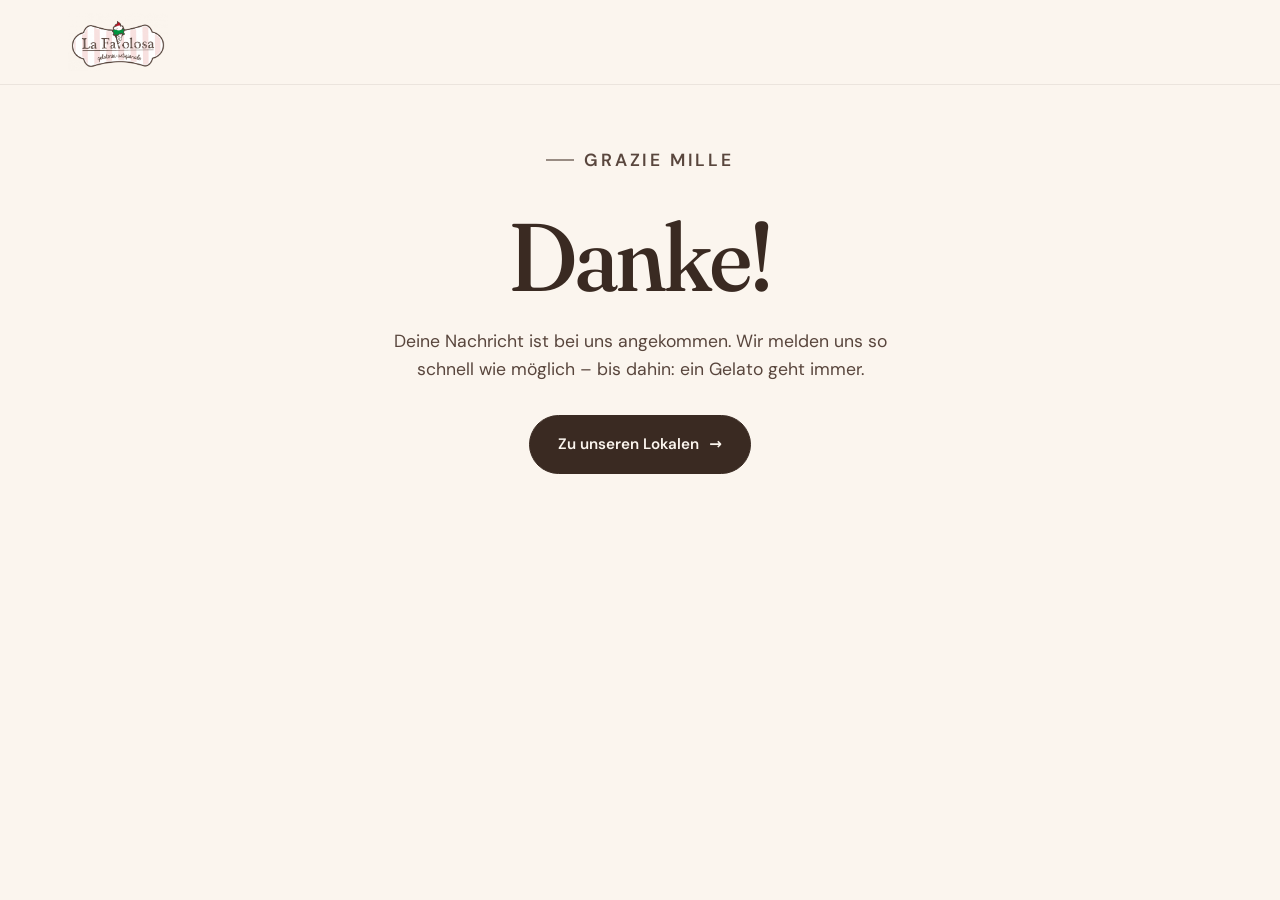
<file: danke.html>
<!doctype html>
<html lang="de-CH">
<head>
  <meta charset="utf-8" />
  <meta name="viewport" content="width=device-width, initial-scale=1" />
  <meta name="robots" content="noindex" />
  <title>Danke! – La Favolosa</title>
  <link rel="icon" type="image/png" href="assets/img/apple-touch-icon.png" />
  <link rel="stylesheet" href="assets/fonts/fonts.css" />
  <link rel="stylesheet" href="assets/css/styles.css" />
</head>
<body class="page">
  <header class="header is-scrolled">
    <div class="header__inner container">
      <a href="index.html" class="brand" aria-label="La Favolosa – zur Startseite">
        <img src="assets/img/logo.png" alt="La Favolosa – gelateria artigianale" width="317" height="183" />
      </a>
    </div>
  </header>
  <main class="container center-page">
    <div>
      <p class="eyebrow">Grazie mille</p>
      <h1>Danke!</h1>
      <p>Deine Nachricht ist bei uns angekommen. Wir melden uns so schnell wie möglich – bis dahin: ein Gelato geht immer.</p>
      <a href="index.html#lokale" class="btn btn--dark">Zu unseren Lokalen <span aria-hidden="true">→</span></a>
    </div>
  </main>
</body>
</html>
</file>
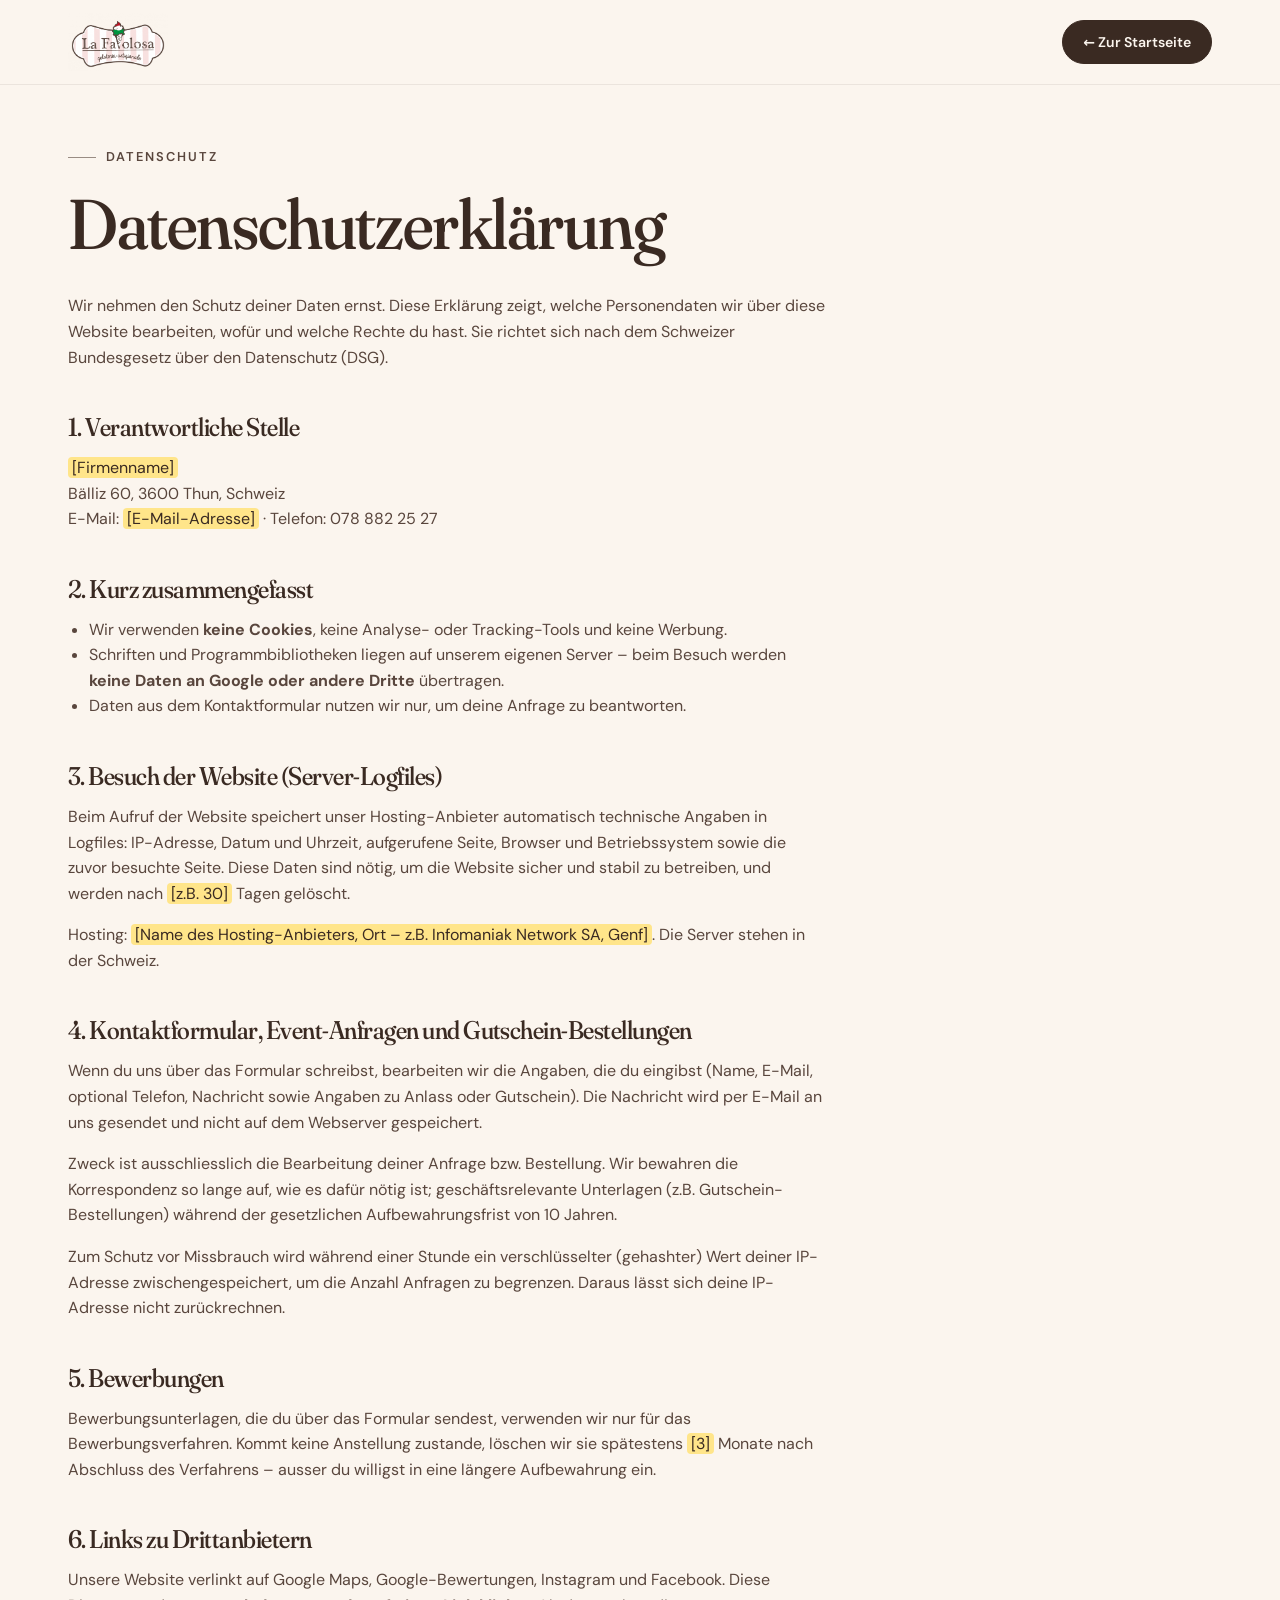
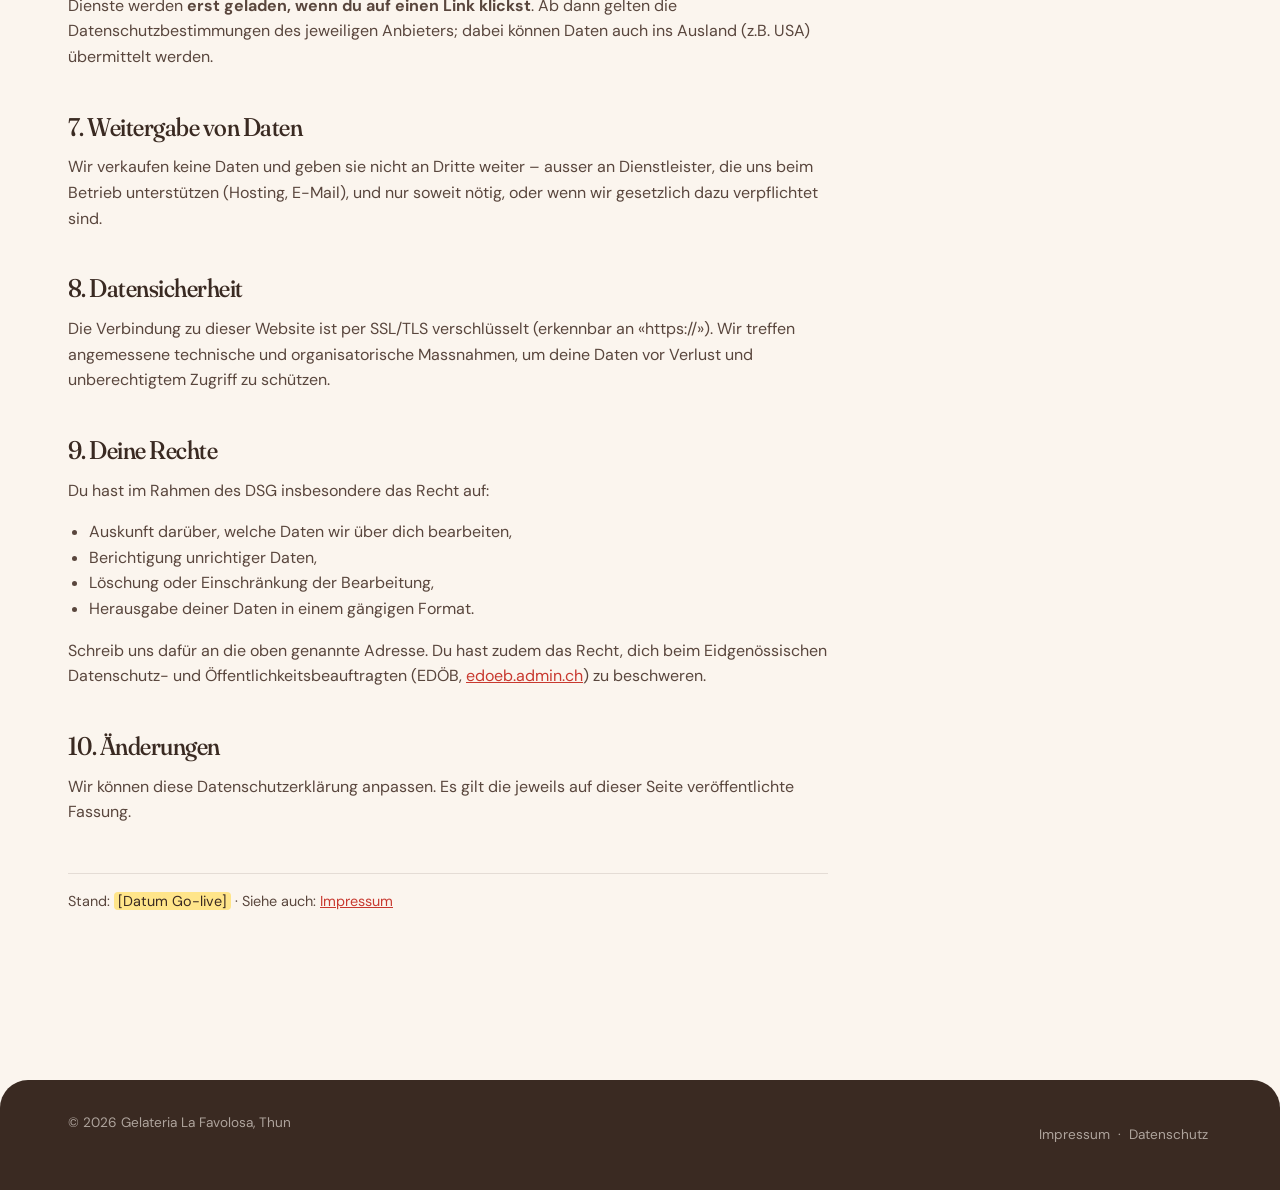
<file: datenschutz.html>
<!doctype html>
<html lang="de-CH">
<head>
  <meta charset="utf-8" />
  <meta name="viewport" content="width=device-width, initial-scale=1" />
  <title>Datenschutzerklärung – La Favolosa Gelateria Thun</title>
  <meta name="description" content="Datenschutzerklärung der Gelateria La Favolosa in Thun nach dem Schweizer Datenschutzgesetz (DSG)." />
  <link rel="canonical" href="https://www.favolosa.ch/datenschutz.html" />
  <link rel="icon" type="image/png" href="assets/img/apple-touch-icon.png" />
  <link rel="stylesheet" href="assets/fonts/fonts.css" />
  <link rel="stylesheet" href="assets/css/styles.css" />
</head>
<body class="page">
  <header class="header is-scrolled">
    <div class="header__inner container">
      <a href="index.html" class="brand" aria-label="La Favolosa – zur Startseite">
        <img src="assets/img/logo.png" alt="La Favolosa – gelateria artigianale" width="317" height="183" />
      </a>
      <a href="index.html" class="btn btn--small btn--dark">← Zur Startseite</a>
    </div>
  </header>

  <main class="container">
    <article class="legal">
      <p class="eyebrow">Datenschutz</p>
      <h1>Datenschutz&shy;erklärung</h1>
      <p>Wir nehmen den Schutz deiner Daten ernst. Diese Erklärung zeigt, welche Personendaten wir über diese Website bearbeiten, wofür und welche Rechte du hast. Sie richtet sich nach dem Schweizer Bundesgesetz über den Datenschutz (DSG).</p>

      <h2>1. Verantwortliche Stelle</h2>
      <p>
        <mark class="todo">[Firmenname]</mark><br />
        Bälliz 60, 3600 Thun, Schweiz<br />
        E-Mail: <mark class="todo">[E-Mail-Adresse]</mark> · Telefon: 078 882 25 27
      </p>

      <h2>2. Kurz zusammengefasst</h2>
      <ul>
        <li>Wir verwenden <strong>keine Cookies</strong>, keine Analyse- oder Tracking-Tools und keine Werbung.</li>
        <li>Schriften und Programmbibliotheken liegen auf unserem eigenen Server – beim Besuch werden <strong>keine Daten an Google oder andere Dritte</strong> übertragen.</li>
        <li>Daten aus dem Kontaktformular nutzen wir nur, um deine Anfrage zu beantworten.</li>
      </ul>

      <h2>3. Besuch der Website (Server-Logfiles)</h2>
      <p>Beim Aufruf der Website speichert unser Hosting-Anbieter automatisch technische Angaben in Logfiles: IP-Adresse, Datum und Uhrzeit, aufgerufene Seite, Browser und Betriebssystem sowie die zuvor besuchte Seite. Diese Daten sind nötig, um die Website sicher und stabil zu betreiben, und werden nach <mark class="todo">[z.B. 30]</mark> Tagen gelöscht.</p>
      <p>Hosting: <mark class="todo">[Name des Hosting-Anbieters, Ort – z.B. Infomaniak Network SA, Genf]</mark>. Die Server stehen in der Schweiz.</p>

      <h2>4. Kontaktformular, Event-Anfragen und Gutschein-Bestellungen</h2>
      <p>Wenn du uns über das Formular schreibst, bearbeiten wir die Angaben, die du eingibst (Name, E-Mail, optional Telefon, Nachricht sowie Angaben zu Anlass oder Gutschein). Die Nachricht wird per E-Mail an uns gesendet und nicht auf dem Webserver gespeichert.</p>
      <p>Zweck ist ausschliesslich die Bearbeitung deiner Anfrage bzw. Bestellung. Wir bewahren die Korrespondenz so lange auf, wie es dafür nötig ist; geschäftsrelevante Unterlagen (z.B. Gutschein-Bestellungen) während der gesetzlichen Aufbewahrungsfrist von 10 Jahren.</p>
      <p>Zum Schutz vor Missbrauch wird während einer Stunde ein verschlüsselter (gehashter) Wert deiner IP-Adresse zwischengespeichert, um die Anzahl Anfragen zu begrenzen. Daraus lässt sich deine IP-Adresse nicht zurückrechnen.</p>

      <h2>5. Bewerbungen</h2>
      <p>Bewerbungsunterlagen, die du über das Formular sendest, verwenden wir nur für das Bewerbungsverfahren. Kommt keine Anstellung zustande, löschen wir sie spätestens <mark class="todo">[3]</mark> Monate nach Abschluss des Verfahrens – ausser du willigst in eine längere Aufbewahrung ein.</p>

      <h2>6. Links zu Drittanbietern</h2>
      <p>Unsere Website verlinkt auf Google Maps, Google-Bewertungen, Instagram und Facebook. Diese Dienste werden <strong>erst geladen, wenn du auf einen Link klickst</strong>. Ab dann gelten die Datenschutzbestimmungen des jeweiligen Anbieters; dabei können Daten auch ins Ausland (z.B. USA) übermittelt werden.</p>

      <h2>7. Weitergabe von Daten</h2>
      <p>Wir verkaufen keine Daten und geben sie nicht an Dritte weiter – ausser an Dienstleister, die uns beim Betrieb unterstützen (Hosting, E-Mail), und nur soweit nötig, oder wenn wir gesetzlich dazu verpflichtet sind.</p>

      <h2>8. Datensicherheit</h2>
      <p>Die Verbindung zu dieser Website ist per SSL/TLS verschlüsselt (erkennbar an «https://»). Wir treffen angemessene technische und organisatorische Massnahmen, um deine Daten vor Verlust und unberechtigtem Zugriff zu schützen.</p>

      <h2>9. Deine Rechte</h2>
      <p>Du hast im Rahmen des DSG insbesondere das Recht auf:</p>
      <ul>
        <li>Auskunft darüber, welche Daten wir über dich bearbeiten,</li>
        <li>Berichtigung unrichtiger Daten,</li>
        <li>Löschung oder Einschränkung der Bearbeitung,</li>
        <li>Herausgabe deiner Daten in einem gängigen Format.</li>
      </ul>
      <p>Schreib uns dafür an die oben genannte Adresse. Du hast zudem das Recht, dich beim Eidgenössischen Datenschutz- und Öffentlichkeitsbeauftragten (EDÖB, <a href="https://www.edoeb.admin.ch" target="_blank" rel="noopener">edoeb.admin.ch</a>) zu beschweren.</p>

      <h2>10. Änderungen</h2>
      <p>Wir können diese Datenschutzerklärung anpassen. Es gilt die jeweils auf dieser Seite veröffentlichte Fassung.</p>

      <p class="meta">Stand: <mark class="todo">[Datum Go-live]</mark> · Siehe auch: <a href="impressum.html">Impressum</a></p>
    </article>
  </main>

  <footer class="footer">
    <div class="container">
      <div class="footer__bottom">
        <span>© <span id="year">2026</span> Gelateria La Favolosa, Thun</span>
        <span><a href="impressum.html">Impressum</a> · <a href="datenschutz.html">Datenschutz</a></span>
      </div>
    </div>
  </footer>
  <script src="assets/js/main.js"></script>
</body>
</html>
</file>
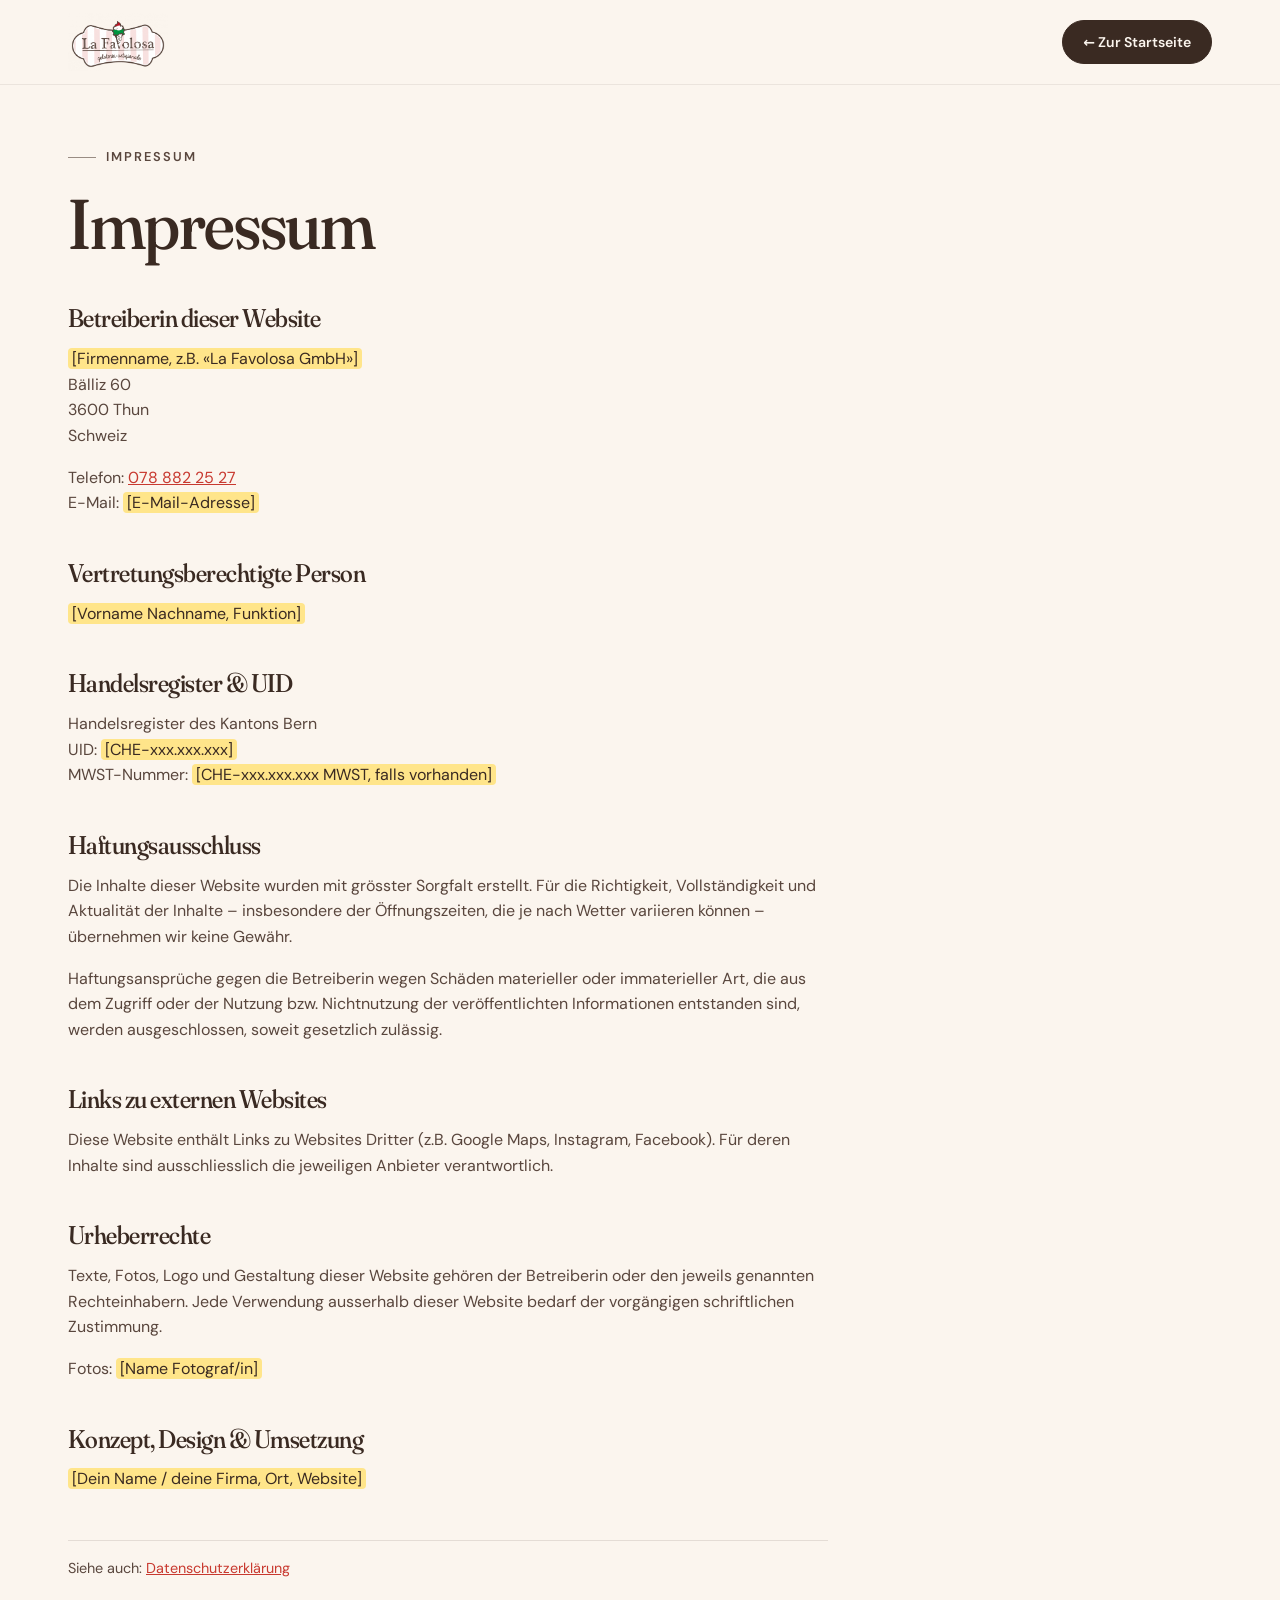
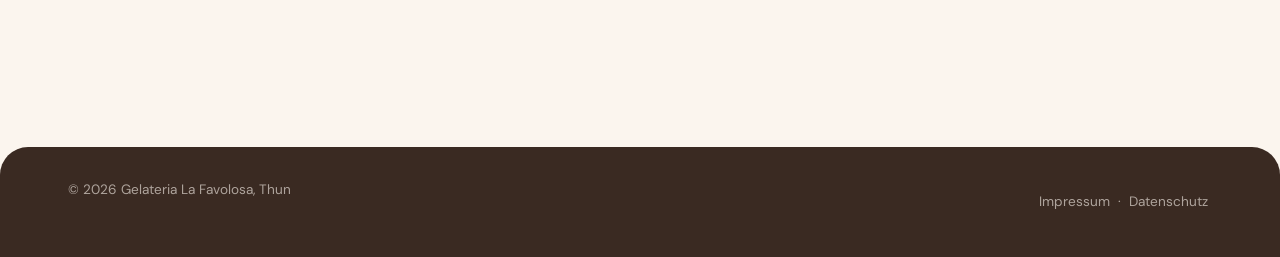
<file: impressum.html>
<!doctype html>
<html lang="de-CH">
<head>
  <meta charset="utf-8" />
  <meta name="viewport" content="width=device-width, initial-scale=1" />
  <title>Impressum – La Favolosa Gelateria Thun</title>
  <meta name="description" content="Impressum der Gelateria La Favolosa in Thun." />
  <link rel="canonical" href="https://www.favolosa.ch/impressum.html" />
  <link rel="icon" type="image/png" href="assets/img/apple-touch-icon.png" />
  <link rel="stylesheet" href="assets/fonts/fonts.css" />
  <link rel="stylesheet" href="assets/css/styles.css" />
</head>
<body class="page">
  <header class="header is-scrolled">
    <div class="header__inner container">
      <a href="index.html" class="brand" aria-label="La Favolosa – zur Startseite">
        <img src="assets/img/logo.png" alt="La Favolosa – gelateria artigianale" width="317" height="183" />
      </a>
      <a href="index.html" class="btn btn--small btn--dark">← Zur Startseite</a>
    </div>
  </header>

  <main class="container">
    <article class="legal">
      <p class="eyebrow">Impressum</p>
      <h1>Impressum</h1>

      <h2>Betreiberin dieser Website</h2>
      <p>
        <mark class="todo">[Firmenname, z.B. «La Favolosa GmbH»]</mark><br />
        Bälliz 60<br />
        3600 Thun<br />
        Schweiz
      </p>
      <p>
        Telefon: <a href="tel:+41788822527">078 882 25 27</a><br />
        E-Mail: <mark class="todo">[E-Mail-Adresse]</mark>
      </p>

      <h2>Vertretungsberechtigte Person</h2>
      <p><mark class="todo">[Vorname Nachname, Funktion]</mark></p>

      <h2>Handelsregister &amp; UID</h2>
      <p>
        Handelsregister des Kantons Bern<br />
        UID: <mark class="todo">[CHE-xxx.xxx.xxx]</mark><br />
        MWST-Nummer: <mark class="todo">[CHE-xxx.xxx.xxx MWST, falls vorhanden]</mark>
      </p>

      <h2>Haftungsausschluss</h2>
      <p>Die Inhalte dieser Website wurden mit grösster Sorgfalt erstellt. Für die Richtigkeit, Vollständigkeit und Aktualität der Inhalte – insbesondere der Öffnungszeiten, die je nach Wetter variieren können – übernehmen wir keine Gewähr.</p>
      <p>Haftungsansprüche gegen die Betreiberin wegen Schäden materieller oder immaterieller Art, die aus dem Zugriff oder der Nutzung bzw. Nichtnutzung der veröffentlichten Informationen entstanden sind, werden ausgeschlossen, soweit gesetzlich zulässig.</p>

      <h2>Links zu externen Websites</h2>
      <p>Diese Website enthält Links zu Websites Dritter (z.B. Google Maps, Instagram, Facebook). Für deren Inhalte sind ausschliesslich die jeweiligen Anbieter verantwortlich.</p>

      <h2>Urheberrechte</h2>
      <p>Texte, Fotos, Logo und Gestaltung dieser Website gehören der Betreiberin oder den jeweils genannten Rechteinhabern. Jede Verwendung ausserhalb dieser Website bedarf der vorgängigen schriftlichen Zustimmung.</p>
      <p>Fotos: <mark class="todo">[Name Fotograf/in]</mark></p>

      <h2>Konzept, Design &amp; Umsetzung</h2>
      <p><mark class="todo">[Dein Name / deine Firma, Ort, Website]</mark></p>

      <p class="meta">Siehe auch: <a href="datenschutz.html">Datenschutzerklärung</a></p>
    </article>
  </main>

  <footer class="footer">
    <div class="container">
      <div class="footer__bottom">
        <span>© <span id="year">2026</span> Gelateria La Favolosa, Thun</span>
        <span><a href="impressum.html">Impressum</a> · <a href="datenschutz.html">Datenschutz</a></span>
      </div>
    </div>
  </footer>
  <script src="assets/js/main.js"></script>
</body>
</html>
</file>
<file: assets/fonts/fonts.css>
/* Selbst gehostete Schriften (statt Google Fonts) – Fraunces & DM Sans, SIL Open Font License */

/* latin-ext */
@font-face {
  font-family: 'DM Sans';
  font-style: normal;
  font-weight: 400 700;
  font-display: swap;
  src: url(dmsans-normal-latin-ext.woff2) format('woff2');
  unicode-range: U+0100-02BA, U+02BD-02C5, U+02C7-02CC, U+02CE-02D7, U+02DD-02FF, U+0304, U+0308, U+0329, U+1D00-1DBF, U+1E00-1E9F, U+1EF2-1EFF, U+2020, U+20A0-20AB, U+20AD-20C4, U+2113, U+2C60-2C7F, U+A720-A7FF;
}
/* latin */
@font-face {
  font-family: 'DM Sans';
  font-style: normal;
  font-weight: 400 700;
  font-display: swap;
  src: url(dmsans-normal-latin.woff2) format('woff2');
  unicode-range: U+0000-00FF, U+0131, U+0152-0153, U+02BB-02BC, U+02C6, U+02DA, U+02DC, U+0304, U+0308, U+0329, U+2000-206F, U+20AC, U+2122, U+2191, U+2193, U+2212, U+2215, U+FEFF, U+FFFD;
}
/* latin-ext */
@font-face {
  font-family: 'Fraunces';
  font-style: italic;
  font-weight: 300 800;
  font-display: swap;
  src: url(fraunces-italic-latin-ext.woff2) format('woff2');
  unicode-range: U+0100-02BA, U+02BD-02C5, U+02C7-02CC, U+02CE-02D7, U+02DD-02FF, U+0304, U+0308, U+0329, U+1D00-1DBF, U+1E00-1E9F, U+1EF2-1EFF, U+2020, U+20A0-20AB, U+20AD-20C4, U+2113, U+2C60-2C7F, U+A720-A7FF;
}
/* latin */
@font-face {
  font-family: 'Fraunces';
  font-style: italic;
  font-weight: 300 800;
  font-display: swap;
  src: url(fraunces-italic-latin.woff2) format('woff2');
  unicode-range: U+0000-00FF, U+0131, U+0152-0153, U+02BB-02BC, U+02C6, U+02DA, U+02DC, U+0304, U+0308, U+0329, U+2000-206F, U+20AC, U+2122, U+2191, U+2193, U+2212, U+2215, U+FEFF, U+FFFD;
}
/* latin-ext */
@font-face {
  font-family: 'Fraunces';
  font-style: normal;
  font-weight: 300 800;
  font-display: swap;
  src: url(fraunces-normal-latin-ext.woff2) format('woff2');
  unicode-range: U+0100-02BA, U+02BD-02C5, U+02C7-02CC, U+02CE-02D7, U+02DD-02FF, U+0304, U+0308, U+0329, U+1D00-1DBF, U+1E00-1E9F, U+1EF2-1EFF, U+2020, U+20A0-20AB, U+20AD-20C4, U+2113, U+2C60-2C7F, U+A720-A7FF;
}
/* latin */
@font-face {
  font-family: 'Fraunces';
  font-style: normal;
  font-weight: 300 800;
  font-display: swap;
  src: url(fraunces-normal-latin.woff2) format('woff2');
  unicode-range: U+0000-00FF, U+0131, U+0152-0153, U+02BB-02BC, U+02C6, U+02DA, U+02DC, U+0304, U+0308, U+0329, U+2000-206F, U+20AC, U+2122, U+2191, U+2193, U+2212, U+2215, U+FEFF, U+FFFD;
}
</file>
<file: assets/vendor/lenis.css>
html.lenis,html.lenis body{height:auto}.lenis:not(.lenis-autoToggle).lenis-stopped{overflow:clip}.lenis.lenis-smooth [data-lenis-prevent]{overscroll-behavior:contain}.lenis.lenis-smooth iframe{pointer-events:none}.lenis.lenis-autoToggle{transition-property:overflow;transition-duration:1ms;transition-behavior:allow-discrete}
</file>
<file: assets/css/styles.css>
/* =========================================================
   La Favolosa – Redesign 2026
   Palette abgeleitet vom bestehenden Logo (Kakao-Braun, Rosa-Streifen,
   Pistazie/Tricolore) – moderner, wärmer, kontrastreicher.
   ========================================================= */

:root {
  --cream: #FBF5EE;
  --cream-2: #F5EBDF;
  --cocoa: #3A2A22;
  --cocoa-2: #59463D;
  --rosa: #F4C3BC;
  --rosa-2: #F9DCD6;
  --fragola: #C8392F; /* dunkler als im Entwurf: 4.7:1 Kontrast mit Crème (WCAG AA) */
  --pistacchio: #A9C79A;
  --menta: #DCE8DF;
  --white: #FFFDFB;

  --ff-display: "Fraunces", Georgia, serif;
  --ff-body: "DM Sans", system-ui, -apple-system, sans-serif;

  --radius: 28px;
  --radius-sm: 16px;
  --container: 1240px;
  --pad: clamp(20px, 4vw, 48px);
  --section: clamp(80px, 12vw, 160px);
  --shadow: 0 30px 60px -30px rgba(58, 42, 34, .35);
  --ease: cubic-bezier(.22, 1, .36, 1);
}

*, *::before, *::after { box-sizing: border-box; }
html { -webkit-text-size-adjust: 100%; }
body {
  margin: 0;
  background: var(--cream);
  color: var(--cocoa);
  font-family: var(--ff-body);
  font-size: clamp(16px, 1.05vw, 18px);
  line-height: 1.6;
  -webkit-font-smoothing: antialiased;
  overflow-x: hidden;
}
img { display: block; max-width: 100%; height: auto; }
picture { display: contents; } /* <picture> soll das Layout der <img> nicht beeinflussen */
a { color: inherit; }
h1, h2, h3 { margin: 0; font-family: var(--ff-display); font-weight: 500; line-height: 1.05; letter-spacing: -.02em; font-variation-settings: "SOFT" 50, "opsz" 144; }
em { font-style: italic; color: var(--fragola); font-weight: 400; }
p { margin: 0 0 1em; }
ul { margin: 0; padding: 0; list-style: none; }
::selection { background: var(--rosa); color: var(--cocoa); }

.container { width: 100%; max-width: var(--container); margin-inline: auto; padding-inline: var(--pad); }
.skip { position: absolute; left: -9999px; top: 8px; z-index: 100; background: var(--cocoa); color: var(--cream); padding: 10px 16px; border-radius: 99px; }
.skip:focus { left: 8px; }
:focus-visible { outline: 3px solid var(--fragola); outline-offset: 3px; border-radius: 6px; }

/* ---------- Typo helpers ---------- */
.eyebrow {
  display: inline-flex; align-items: center; gap: 10px;
  font-size: .8rem; font-weight: 600; letter-spacing: .16em; text-transform: uppercase;
  color: var(--cocoa-2); margin-bottom: 20px;
}
.eyebrow::before { content: ""; width: 28px; height: 1.5px; background: currentColor; opacity: .6; }
.eyebrow--light { color: var(--rosa); }
.h2 { font-size: clamp(2.4rem, 5.4vw, 4.6rem); }
.h3 { font-size: clamp(1.8rem, 3.2vw, 2.8rem); margin-bottom: 16px; }
.section { padding-block: var(--section); }
.section__head { max-width: 760px; margin-bottom: clamp(40px, 6vw, 72px); }
.section__head .h2 { margin-bottom: 20px; }
.section__head--row { max-width: none; display: flex; justify-content: space-between; align-items: end; gap: 40px; flex-wrap: wrap; }
.section__head--row .section__lead { max-width: 360px; margin: 0; }
.section__lead { font-size: 1.1em; color: var(--cocoa-2); }

/* ---------- Buttons ---------- */
.btn {
  --bg: var(--cocoa); --fg: var(--cream);
  display: inline-flex; align-items: center; gap: 10px;
  padding: 16px 28px; border-radius: 999px;
  background: var(--bg); color: var(--fg);
  font-weight: 600; font-size: .95rem; text-decoration: none;
  border: 1.5px solid var(--bg);
  transition: background .3s, color .3s, border-color .3s, box-shadow .4s;
}
.btn span { transition: transform .4s var(--ease); }
.btn:hover { box-shadow: 0 14px 30px -14px rgba(58,42,34,.6); }
.btn:hover span { transform: translateX(4px); }
.btn--dark { --bg: var(--cocoa); --fg: var(--cream); }
.btn--light { --bg: var(--cream); --fg: var(--cocoa); }
.btn--ghost { background: transparent; color: var(--cocoa); border-color: rgba(58,42,34,.25); }
.btn--ghost:hover { border-color: var(--cocoa); }
.btn--small { padding: 10px 20px; font-size: .88rem; }

.tag {
  display: inline-block; padding: 6px 14px; border-radius: 99px;
  background: var(--white); font-size: .75rem; font-weight: 600; letter-spacing: .08em; text-transform: uppercase;
}
.tag--light { background: rgba(255,255,255,.15); color: var(--cream); }

/* ---------- Header ---------- */
.header {
  position: fixed; inset: 0 0 auto; z-index: 50;
  transition: background .4s, box-shadow .4s, transform .5s var(--ease);
}
.header.is-scrolled { background: rgba(251,245,238,.85); backdrop-filter: blur(14px); -webkit-backdrop-filter: blur(14px); box-shadow: 0 1px 0 rgba(58,42,34,.08); }
.header.is-hidden { transform: translateY(-100%); }
/* backdrop-filter würde das fixe Mobile-Menü im Header einsperren */
.header.menu-open { backdrop-filter: none; -webkit-backdrop-filter: none; background: transparent; box-shadow: none; }

/* Hero erst zeigen, wenn die Intro-Animation bereit ist (Fallback in main.js) */
.js .hero__grid { visibility: hidden; }
.header__inner { display: flex; align-items: center; justify-content: space-between; height: 84px; }
.brand img { height: 58px; width: auto; }
.nav { display: flex; align-items: center; gap: clamp(16px, 2.2vw, 32px); }
.nav a:not(.btn) { text-decoration: none; font-weight: 500; font-size: .95rem; position: relative; }
.nav a:not(.btn)::after {
  content: ""; position: absolute; left: 0; right: 0; bottom: -4px; height: 2px; background: var(--fragola);
  transform: scaleX(0); transform-origin: right; transition: transform .45s var(--ease);
}
.nav a:not(.btn):hover::after { transform: scaleX(1); transform-origin: left; }
.burger { display: none; width: 48px; height: 48px; border: 0; border-radius: 50%; background: var(--cocoa); cursor: pointer; position: relative; z-index: 60; }
.burger span { position: absolute; left: 14px; right: 14px; height: 2px; background: var(--cream); transition: transform .4s var(--ease), top .4s var(--ease); }
.burger span:first-child { top: 19px; }
.burger span:last-child { top: 27px; }
.burger[aria-expanded="true"] span:first-child { top: 23px; transform: rotate(45deg); }
.burger[aria-expanded="true"] span:last-child { top: 23px; transform: rotate(-45deg); }

/* ---------- Hero ---------- */
.hero { padding-top: 140px; padding-bottom: clamp(60px, 8vw, 110px); position: relative; overflow: hidden; }
.hero::before {
  content: ""; position: absolute; z-index: -1; right: -10%; top: -20%; width: 70vw; height: 70vw; max-width: 1000px; max-height: 1000px;
  background: radial-gradient(closest-side, var(--rosa-2), transparent 70%);
}
.hero__grid { display: grid; grid-template-columns: 1.05fr .95fr; gap: clamp(40px, 6vw, 90px); align-items: center; }
.hero__title { font-size: clamp(3rem, 7.4vw, 6.6rem); font-weight: 400; margin-bottom: 28px; }
.hero__title em { font-weight: 300; }
.hero__lead { font-size: 1.15em; max-width: 520px; color: var(--cocoa-2); margin-bottom: 36px; }
.hero__lead em { color: inherit; font-family: var(--ff-display); }
.hero__actions { display: flex; flex-wrap: wrap; gap: 12px; margin-bottom: 56px; }
.hero__facts { display: flex; gap: clamp(20px, 4vw, 48px); border-top: 1px solid rgba(58,42,34,.15); padding-top: 28px; }
.hero__facts li { display: flex; flex-direction: column; }
.hero__facts strong { font-family: var(--ff-display); font-size: clamp(2rem, 3.4vw, 2.8rem); font-weight: 500; line-height: 1; }
.hero__facts span { font-size: .85rem; color: var(--cocoa-2); margin-top: 6px; }

.dot { width: 9px; height: 9px; border-radius: 50%; background: var(--cocoa-2); display: inline-block; }
.eyebrow:has(.dot)::before { display: none; }
.dot--live.is-open { background: #4CA36A; box-shadow: 0 0 0 0 rgba(76,163,106,.6); animation: pulse 2s infinite; }
@keyframes pulse { 70% { box-shadow: 0 0 0 10px rgba(76,163,106,0); } 100% { box-shadow: 0 0 0 0 rgba(76,163,106,0); } }

.hero__visual { position: relative; aspect-ratio: 4 / 5; }
.arch {
  margin: 0; position: absolute; inset: 0 0 0 12%;
  border-radius: 999px 999px var(--radius) var(--radius); overflow: hidden; box-shadow: var(--shadow);
  background: var(--rosa-2);
}
.arch img { width: 100%; height: 100%; object-fit: cover; object-position: 50% 70%; transform: scale(1.08); }
.blob {
  margin: 0; position: absolute; left: 0; bottom: -4%; width: 44%; aspect-ratio: 1;
  border-radius: 50%; overflow: hidden; border: 8px solid var(--cream); box-shadow: var(--shadow);
}
.blob img { width: 100%; height: 100%; object-fit: cover; object-position: 60% 40%; }
.badge { position: absolute; right: -2%; top: 6%; width: clamp(110px, 12vw, 150px); aspect-ratio: 1; background: var(--fragola); color: var(--cream); border-radius: 50%; display: grid; place-items: center; box-shadow: var(--shadow); }
.badge__ring { position: absolute; inset: 0; animation: spin 18s linear infinite; }
.badge__ring text { fill: currentColor; font-size: 15.5px; font-weight: 600; letter-spacing: .14em; text-transform: uppercase; font-family: var(--ff-body); }
.badge__icon { font-family: var(--ff-display); font-style: italic; font-size: 1.5rem; }
@keyframes spin { to { transform: rotate(360deg); } }

/* ---------- Marquee ---------- */
.marquee { background: var(--cocoa); color: var(--cream); overflow: hidden; padding-block: 22px; transform: rotate(-1.5deg); margin-inline: -2vw; }
.marquee__track { display: flex; width: max-content; animation: marquee 32s linear infinite; }
.marquee__group { display: flex; align-items: center; gap: 36px; padding-right: 36px; }
.marquee span { font-family: var(--ff-display); font-style: italic; font-size: clamp(1.6rem, 3vw, 2.6rem); white-space: nowrap; }
.marquee i { color: var(--rosa); font-style: normal; }
@keyframes marquee { to { transform: translateX(-50%); } }

/* ---------- Manifest ---------- */
.manifest { padding-block: var(--section); text-align: center; max-width: 1080px; }
.manifest .eyebrow::before { display: none; }
.manifest__text { font-family: var(--ff-display); font-size: clamp(1.7rem, 3.6vw, 3.1rem); line-height: 1.25; letter-spacing: -.01em; margin: 0; }
.manifest__text .word { display: inline-block; }

/* ---------- Gelati ---------- */
.gelati { background: var(--white); border-radius: var(--radius) var(--radius) 0 0; }
.flavor-grid { display: grid; grid-template-columns: 1fr 1fr; grid-template-rows: auto auto; gap: 24px; }
.flavor-card { border-radius: var(--radius); padding: clamp(28px, 4vw, 48px); display: flex; flex-direction: column; justify-content: space-between; gap: 40px; }
.flavor-card--milk { background: var(--cream-2); }
.flavor-card--sorbet { background: var(--rosa-2); }
.flavor-card h3 { font-size: clamp(2rem, 3.6vw, 3rem); margin: 18px 0 12px; }
.flavor-card p { color: var(--cocoa-2); max-width: 420px; margin: 0; }
.chips { display: flex; flex-wrap: wrap; gap: 8px; }
.chips li {
  background: var(--c, #fff); padding: 9px 16px; border-radius: 99px; font-weight: 500; font-size: .92rem;
  border: 1px solid rgba(58,42,34,.08); transition: transform .3s var(--ease);
}
.chips li:hover { transform: translateY(-3px) rotate(-2deg); }
.flavor-photo { grid-column: 1 / -1; margin: 0; border-radius: var(--radius); overflow: hidden; aspect-ratio: 21 / 9; }
.flavor-photo img { width: 100%; height: 100%; object-fit: cover; object-position: 50% 35%; }

.origins { display: grid; grid-template-columns: repeat(4, 1fr); gap: 24px; margin-top: 56px; border-top: 1px solid rgba(58,42,34,.12); padding-top: 40px; }
.origins li { display: flex; flex-direction: column; gap: 2px; }
.origins__icon { width: 44px; height: 44px; border-radius: 50%; background: var(--c); border: 1px solid rgba(58,42,34,.12); margin-bottom: 14px; box-shadow: inset -6px -6px 0 rgba(58,42,34,.08); }
.origins strong { font-family: var(--ff-display); font-size: 1.35rem; font-weight: 500; }
.origins span:last-child { color: var(--cocoa-2); font-size: .92rem; }

/* ---------- Quality ---------- */
.quality { background: var(--cocoa); color: var(--cream); }
.quality em { color: var(--rosa); }
.quality__grid { display: grid; grid-template-columns: 1fr 1fr; gap: clamp(40px, 6vw, 96px); align-items: center; }
.quality__img { margin: 0; border-radius: var(--radius); overflow: hidden; aspect-ratio: 4/5; }
.quality__img img { width: 100%; height: 100%; object-fit: cover; }
.quality__text .h2 { margin-bottom: 28px; }
.quality__text > p { color: rgba(251,245,238,.78); font-size: 1.08em; }
.checks { margin: 28px 0 40px; display: grid; gap: 12px; }
.checks li { display: flex; gap: 14px; align-items: center; }
.checks li::before { content: "✓"; flex: none; width: 28px; height: 28px; border-radius: 50%; display: grid; place-items: center; background: var(--pistacchio); color: var(--cocoa); font-weight: 700; font-size: .85rem; }
.steps { display: grid; grid-template-columns: repeat(3, 1fr); gap: 16px; }
.steps div { border: 1px solid rgba(251,245,238,.18); border-radius: var(--radius-sm); padding: 18px; font-size: .9rem; color: rgba(251,245,238,.85); }
.steps span { display: block; font-family: var(--ff-display); font-size: 1.6rem; color: var(--rosa); margin-bottom: 6px; }

/* ---------- Lokale ---------- */
.locations { display: grid; grid-template-columns: repeat(3, 1fr); gap: 20px; }
.locations > *, .voices__grid > * { min-width: 0; }
.loc {
  background: var(--white); border-radius: var(--radius); padding: 28px; display: flex; flex-direction: column;
  border: 1px solid rgba(58,42,34,.08); transition: transform .5s var(--ease), box-shadow .5s var(--ease);
}
.loc:hover { transform: translateY(-6px); box-shadow: var(--shadow); }
.loc--feature { grid-row: span 2; padding: 0; overflow: hidden; background: var(--rosa-2); }
.loc--feature img { flex: 1; min-height: 240px; object-fit: cover; width: 100%; }
.loc--feature .loc__body { flex: none; }
.loc__body { padding: 28px; display: flex; flex-direction: column; flex: 1; }
.loc__head { display: flex; justify-content: space-between; align-items: center; flex-wrap: wrap; gap: 8px 12px; }
.loc h3 { font-size: 2rem; }
.loc__tag { font-family: var(--ff-display); font-style: italic; color: var(--fragola); margin: 6px 0 14px; }
.loc__rating { display: inline-flex; align-items: center; gap: 6px; margin: -6px 0 12px; font-size: .88rem; color: var(--cocoa-2); text-decoration: none; }
.loc__rating[hidden] { display: none; }
.loc__rating:hover strong { text-decoration: underline; text-underline-offset: 3px; }
.loc__rating strong { color: var(--cocoa); }
.loc__desc { color: var(--cocoa-2); font-size: .95rem; }
.loc__hours { display: grid; grid-template-columns: auto 1fr; gap: 4px 16px; margin: auto 0 18px; padding-top: 12px; font-size: .95rem; }
.loc__hours dt { font-weight: 600; }
.loc__hours dd { margin: 0; font-variant-numeric: tabular-nums; }
.loc__map { font-size: .9rem; font-weight: 600; text-decoration: none; border-top: 1px solid rgba(58,42,34,.12); padding-top: 14px; }
.loc__map:hover { color: var(--fragola); }
.loc--paused { background: transparent; border-style: dashed; }
.loc--paused .loc__desc { margin-bottom: auto; padding-bottom: 18px; }
.status { flex: none; font-size: .76rem; font-weight: 700; letter-spacing: .06em; text-transform: uppercase; padding: 6px 12px; border-radius: 99px; background: var(--cream-2); color: var(--cocoa-2); }
.status--open { background: #DDF0E2; color: #2F7A4A; }
.status--closed { background: var(--cream-2); color: var(--cocoa-2); }

/* ---------- Quote break ---------- */
.quote-break { position: relative; min-height: min(90vh, 920px); display: grid; align-items: end; overflow: hidden; color: var(--cream); }
.quote-break img { position: absolute; inset: -10% 0; width: 100%; height: 120%; object-fit: cover; object-position: 50% 45%; }
.quote-break__overlay { position: absolute; inset: 0; background: linear-gradient(180deg, rgba(58,42,34,0) 15%, rgba(58,42,34,.55) 50%, rgba(40,28,22,.9)); }
.quote-break blockquote { position: relative; margin: 0 auto; padding-bottom: clamp(48px, 8vw, 110px); }
.quote-break p { font-family: var(--ff-display); font-size: clamp(2rem, 5vw, 4.4rem); line-height: 1.1; max-width: 1000px; margin: 0; }
.quote-break em { color: var(--rosa); }

/* ---------- Events ---------- */
.events__grid { display: grid; grid-template-columns: .9fr 1.1fr; gap: clamp(40px, 6vw, 90px); align-items: center; margin-bottom: 48px; }
.events__text .h2 { margin-bottom: 24px; }
.events__text p { color: var(--cocoa-2); font-size: 1.08em; margin-bottom: 32px; }
.events__img { margin: 0; border-radius: var(--radius); overflow: hidden; aspect-ratio: 3/2; }
.events__img img { width: 100%; height: 100%; object-fit: cover; }
.coolbox { background: var(--fragola); color: var(--cream); border-radius: var(--radius); padding: clamp(28px, 4vw, 56px); display: grid; grid-template-columns: 1fr 1.6fr; gap: 32px 48px; }
.coolbox h3 { font-size: clamp(2rem, 3.6vw, 3.2rem); margin-top: 16px; }
.coolbox__stats { display: grid; grid-template-columns: repeat(3, 1fr); gap: 20px; }
.coolbox__stats strong { display: block; font-family: var(--ff-display); font-size: clamp(2.6rem, 5vw, 4.4rem); font-weight: 400; line-height: 1; }
.coolbox__stats span { font-size: .9rem; opacity: .9; }
.coolbox__list { grid-column: 1 / -1; display: flex; flex-wrap: wrap; gap: 10px; border-top: 1px solid rgba(251,245,238,.3); padding-top: 28px; }
.coolbox__list li { padding: 8px 16px; border-radius: 99px; background: rgba(251,245,238,.15); font-size: .92rem; }

/* ---------- Voices ---------- */
.voices { background: var(--menta); }
.voices__summary { display: flex; align-items: center; flex-wrap: wrap; gap: 6px 16px; margin: -8px 0 32px; }
.voices__score { font-family: var(--ff-display); font-size: clamp(2.6rem, 5vw, 3.8rem); line-height: 1; }
.voices__summary .stars { font-size: 1.3rem; }
.voices__meta { color: var(--cocoa-2); }
.voices__note { margin: 24px 0 0; font-size: .85rem; color: var(--cocoa-2); }
.voices__grid { display: grid; grid-template-columns: repeat(3, 1fr); gap: 20px; }
.voice { margin: 0; background: var(--white); border-radius: var(--radius); padding: clamp(28px, 3.5vw, 44px); display: flex; flex-direction: column; gap: 20px; }
.voice blockquote { margin: 0; font-family: var(--ff-display); font-size: clamp(1.05rem, 1.4vw, 1.25rem); line-height: 1.4; flex: 1; }
.voice figcaption { display: flex; flex-direction: column; gap: 2px; }
.voice figcaption span { font-size: .85rem; font-weight: 400; color: var(--cocoa-2); }
.voice figcaption a { color: inherit; text-underline-offset: 3px; }
.voice[data-google] { animation: voice-in .7s var(--ease) both; }
@keyframes voice-in { from { opacity: 0; transform: translateY(24px); } }
@media (prefers-reduced-motion: reduce) { .voice[data-google] { animation: none; } }
.voice--pink { background: var(--rosa-2); }
.stars { color: #E7A33E; letter-spacing: 3px; }
.voice--cta { background: var(--cocoa); color: var(--cream); text-decoration: none; justify-content: space-between; transition: transform .5s var(--ease); }
.voice--cta:hover { transform: rotate(-1.5deg) scale(1.02); }
.voice__big { font-family: var(--ff-display); font-style: italic; font-size: clamp(2.4rem, 4vw, 3.6rem); line-height: 1; color: var(--rosa); }

/* ---------- Duo ---------- */
.duo__grid { display: grid; grid-template-columns: 1fr 1fr; gap: 20px; }
.duo__card { border-radius: var(--radius); padding: clamp(32px, 5vw, 64px); min-height: 380px; display: flex; flex-direction: column; justify-content: flex-end; position: relative; overflow: hidden; }
.duo__card p:not(.eyebrow) { max-width: 440px; margin-bottom: 28px; }
.duo__card .btn { align-self: flex-start; }
.duo__card--gift {
  background:
    linear-gradient(90deg, var(--white) 30%, rgba(255,253,251,.4) 75%, rgba(255,253,251,0)),
    repeating-linear-gradient(90deg, var(--rosa-2) 0 44px, var(--white) 44px 88px);
}
.duo__card--jobs { background: url("../img/aperitivo-800.jpg") center / cover; background-image: image-set(url("../img/aperitivo-800.webp") type("image/webp") 1x, url("../img/aperitivo.webp") type("image/webp") 2x); color: var(--cream); }
.duo__card--jobs::before { content: ""; position: absolute; inset: 0; background: linear-gradient(180deg, rgba(58,42,34,.55), rgba(58,42,34,.9)); }
.duo__card--jobs > * { position: relative; }
.duo__card--jobs em { color: var(--rosa); }

/* ---------- Footer ---------- */
.footer { background: var(--cocoa); color: var(--cream); padding-top: var(--section); padding-bottom: 32px; border-radius: var(--radius) var(--radius) 0 0; margin-top: -1px; }
.footer em { color: var(--rosa); }
.footer__top { display: flex; justify-content: space-between; align-items: end; gap: 40px; flex-wrap: wrap; padding-bottom: 64px; border-bottom: 1px solid rgba(251,245,238,.15); }
.footer__claim { font-size: clamp(3rem, 8vw, 7rem); font-weight: 400; }
.footer__contact { display: flex; flex-direction: column; align-items: flex-start; gap: 16px; }
.footer__big { font-family: var(--ff-display); font-size: clamp(1.6rem, 3vw, 2.4rem); text-decoration: none; }
.footer__big:hover { color: var(--rosa); }
.footer__grid { display: grid; grid-template-columns: repeat(3, 1fr) 1.2fr; gap: 32px; padding-block: 56px; align-items: start; }
.footer h3 { font-family: var(--ff-body); font-size: .78rem; letter-spacing: .16em; text-transform: uppercase; font-weight: 600; color: var(--rosa); margin-bottom: 16px; }
.footer li { margin-bottom: 8px; color: rgba(251,245,238,.8); }
.footer li a { text-decoration: none; }
.footer li a:hover { color: var(--cream); text-decoration: underline; }
.footer__logo { width: 220px; justify-self: end; background: var(--cream); border-radius: var(--radius-sm); padding: 14px 18px; }
.footer__bottom { display: flex; justify-content: space-between; flex-wrap: wrap; gap: 12px; font-size: .85rem; color: rgba(251,245,238,.6); }
.footer__bottom a { text-decoration: none; }
.footer__bottom a:hover { color: var(--cream); }

/* ---------- Hinweis-Banner (content.js → hinweis) ---------- */
.notice { background: var(--fragola); color: var(--cream); text-align: center; font-weight: 600; font-size: .92rem; padding: 10px var(--pad); }
.status--warn { background: #FCE6C8; color: #8A4B0F; }

/* ---------- Jobs-Liste ---------- */
.job-list { display: flex; flex-wrap: wrap; gap: 8px; margin: 4px 0 20px; }
.job-list li { padding: 6px 14px; border-radius: 99px; background: rgba(251,245,238,.16); border: 1px solid rgba(251,245,238,.25); font-size: .88rem; }

/* ---------- Kontakt & Formular ---------- */
.contact__grid { display: grid; grid-template-columns: .8fr 1.2fr; gap: clamp(40px, 6vw, 96px); align-items: start; }
.contact__intro { position: sticky; top: 120px; }
.contact__intro .h2 { margin-bottom: 24px; }
.contact__intro > p { color: var(--cocoa-2); font-size: 1.08em; }
.contact__direct { margin-top: 36px; display: grid; gap: 16px; }
.contact__direct li { display: flex; flex-direction: column; border-top: 1px solid rgba(58,42,34,.12); padding-top: 12px; }
.contact__direct span { font-size: .75rem; letter-spacing: .14em; text-transform: uppercase; font-weight: 600; color: var(--cocoa-2); }
.contact__direct a { font-family: var(--ff-display); font-size: 1.4rem; text-decoration: none; }
.contact__direct a:hover { color: var(--fragola); }

.form { background: var(--white); border-radius: var(--radius); padding: clamp(24px, 4vw, 48px); border: 1px solid rgba(58,42,34,.08); box-shadow: var(--shadow); display: grid; gap: 22px; }
.form fieldset { border: 0; margin: 0; padding: 0; min-width: 0; }
.form legend { font-family: var(--ff-display); font-size: 1.35rem; margin-bottom: 14px; padding: 0; }
.form__topics { display: flex; flex-wrap: wrap; gap: 8px; }
.form__topics legend { width: 100%; }
.pill { position: relative; cursor: pointer; }
.pill input { position: absolute; opacity: 0; inset: 0; cursor: pointer; }
.pill span { display: inline-block; padding: 10px 18px; border-radius: 99px; border: 1.5px solid rgba(58,42,34,.2); font-weight: 600; font-size: .92rem; transition: background .25s, color .25s, border-color .25s; }
.pill input:checked + span { background: var(--cocoa); border-color: var(--cocoa); color: var(--cream); }
.pill input:focus-visible + span { outline: 3px solid var(--fragola); outline-offset: 2px; }
.form__grid { display: grid; grid-template-columns: 1fr 1fr; gap: 16px; }
.field { display: flex; flex-direction: column; gap: 6px; font-size: .88rem; font-weight: 600; }
.field--full { grid-column: 1 / -1; }
.field input, .field select, .field textarea {
  font: inherit; font-weight: 400; font-size: 1rem; color: var(--cocoa);
  background: var(--cream); border: 1.5px solid transparent; border-radius: 12px; padding: 13px 15px; width: 100%;
  transition: border-color .2s, background .2s;
}
.field textarea { resize: vertical; min-height: 120px; }
.field input:focus, .field select:focus, .field textarea:focus { outline: none; border-color: var(--cocoa); background: var(--white); }
.field input[type="file"] { padding: 10px; }
.form.was-validated :invalid { border-color: var(--fragola); }
.form__extra { display: none; border-top: 1px solid rgba(58,42,34,.1) !important; padding-top: 20px !important; }
/* Sichtbarkeit per :has() funktioniert auch ohne JavaScript */
.form:has(input[value="event"]:checked) [data-show="event"],
.form:has(input[value="gutschein"]:checked) [data-show="gutschein"],
.form:has(input[value="bewerbung"]:checked) [data-show="bewerbung"] { display: block; }
.form__note { font-size: .88rem; color: var(--cocoa-2); margin: 12px 0 0; }
.hp { position: absolute; left: -10000px; width: 1px; height: 1px; overflow: hidden; }
.consent { display: flex; gap: 12px; align-items: flex-start; font-size: .9rem; color: var(--cocoa-2); }
.consent input { width: 20px; height: 20px; margin-top: 2px; accent-color: var(--cocoa); flex: none; }
.form__actions { display: flex; align-items: center; gap: 20px; flex-wrap: wrap; }
.form__actions .btn { border: 0; cursor: pointer; font-family: inherit; }
.form__actions .btn[disabled] { opacity: .6; cursor: wait; }
.form__status { margin: 0; font-weight: 600; }
.form__status.is-ok { color: #2F7A4A; }
.form__status.is-error { color: var(--fragola); }

/* ---------- Unterseiten (Impressum, Datenschutz, Danke, 404) ---------- */
.page .header { background: rgba(251,245,238,.92); backdrop-filter: blur(14px); -webkit-backdrop-filter: blur(14px); box-shadow: 0 1px 0 rgba(58,42,34,.08); }
.page main { padding-top: 140px; padding-bottom: var(--section); }
.page .footer { padding-top: 32px; }
.legal { max-width: 760px; }
.legal h1 { font-size: clamp(2.6rem, 6vw, 4.4rem); margin-bottom: 32px; }
.legal h2 { font-size: 1.6rem; margin: 44px 0 14px; }
.legal h3 { font-size: 1.2rem; margin: 28px 0 10px; }
.legal p, .legal li { color: var(--cocoa-2); }
.legal ul { list-style: disc; padding-left: 1.3em; margin-bottom: 1em; }
.legal a { color: var(--fragola); }
.legal .meta { font-size: .9rem; margin-top: 48px; border-top: 1px solid rgba(58,42,34,.12); padding-top: 16px; }
mark.todo { background: #FFE58A; color: var(--cocoa); padding: 0 4px; border-radius: 4px; }
.center-page { min-height: 70vh; display: grid; place-items: center; text-align: center; }
.center-page h1 { font-size: clamp(3rem, 8vw, 6rem); margin-bottom: 20px; }
.center-page p { color: var(--cocoa-2); font-size: 1.1em; max-width: 520px; margin: 0 auto 32px; }

/* ---------- Responsive ---------- */
@media (max-width: 1024px) {
  .locations { grid-template-columns: 1fr 1fr; }
  .loc--feature { grid-row: auto; grid-column: 1 / -1; display: grid; grid-template-columns: 1fr 1fr; }
  .loc--feature img { height: 100%; aspect-ratio: auto; }
  .voices__grid { grid-template-columns: 1fr 1fr; }
  .voice--cta { grid-column: 1 / -1; flex-direction: row; align-items: center; }
  .footer__grid { grid-template-columns: repeat(3, 1fr); }
  .footer__logo { grid-column: 1 / -1; justify-self: start; }
}

@media (max-width: 860px) {
  .burger { display: block; }
  .nav {
    position: fixed; inset: 0; background: var(--cream); flex-direction: column; justify-content: center; gap: 22px;
    opacity: 0; visibility: hidden; transition: opacity .4s var(--ease), visibility .4s;
  }
  .nav a:not(.btn) { font-family: var(--ff-display); font-size: 2.2rem; }
  .nav.is-open { opacity: 1; visibility: visible; }
  .header__inner { height: 72px; }
  .brand img { height: 48px; }

  .hero { padding-top: 110px; }
  .hero__grid, .quality__grid, .events__grid, .duo__grid { grid-template-columns: 1fr; }
  .hero__visual { max-width: 520px; width: 100%; margin-inline: auto; }
  .flavor-grid { grid-template-columns: 1fr; }
  .flavor-photo { aspect-ratio: 4/3; }
  .origins { grid-template-columns: 1fr 1fr; }
  .quality__img { aspect-ratio: 4/3; }
  .steps { grid-template-columns: 1fr; }
  .coolbox { grid-template-columns: 1fr; }
  .contact__grid { grid-template-columns: 1fr; }
  .contact__intro { position: static; }
}

@media (max-width: 600px) {
  .locations, .voices__grid { grid-template-columns: 1fr; }
  .loc--feature { display: flex; }
  .voice--cta { flex-direction: column; align-items: flex-start; }
  .form__grid { grid-template-columns: 1fr; }
  .hero__facts { gap: 18px; }
  .hero__facts span { font-size: .85rem; }
  .coolbox__stats { grid-template-columns: 1fr 1fr 1fr; gap: 12px; }
  .coolbox__stats span { font-size: .85rem; }
  .footer__grid { grid-template-columns: 1fr 1fr; }
  .quote-break { min-height: min(75vh, 640px); }
}

@media (prefers-reduced-motion: reduce) {
  *, *::before, *::after { animation: none !important; transition: none !important; }
}

/* ---------- Demo-Hinweis (nur Vorschau mit Demo-Admin) ---------- */
.demo-pill { position: fixed; left: 16px; bottom: 16px; z-index: 50; display: flex; align-items: center; flex-wrap: wrap; gap: 6px 12px; max-width: calc(100vw - 32px); background: var(--cocoa); color: var(--cream); padding: 10px 16px; border-radius: 99px; font-size: .85rem; box-shadow: var(--shadow); }
.demo-pill a, .demo-pill button { color: var(--rosa); font: inherit; font-weight: 700; background: none; border: 0; padding: 0; cursor: pointer; text-decoration: underline; text-underline-offset: 3px; }

/* ---------- Handy: Tippflächen mindestens 44 px, Bewertungen zum Wischen ---------- */
.loc__map { display: flex; align-items: center; min-height: 52px; padding-block: 12px 0; }
.loc__rating { min-height: 44px; margin: -10px 0 4px; }
.loc__hours[hidden] { display: none; }
.pill span { padding: 13px 20px; }
.footer li { margin-bottom: 0; }
.footer li a { display: inline-block; padding: 9px 0; }
.footer__bottom a { display: inline-block; padding: 12px 4px; }
.contact__direct a { display: inline-block; padding: 8px 0; }
.voice figcaption span a { display: inline-flex; align-items: center; min-height: 44px; }
.nav .btn { min-height: 48px; }

@media (max-width: 860px) {
  .voices__grid {
    display: flex; gap: 14px; overflow-x: auto; scroll-snap-type: x mandatory; overscroll-behavior-x: contain;
    margin-inline: calc(var(--pad) * -1); padding: 4px var(--pad) 20px; scroll-padding-inline: var(--pad);
    scrollbar-width: none; -webkit-overflow-scrolling: touch;
  }
  .voices__grid::-webkit-scrollbar { display: none; }
  .voices__grid > .voice { flex: 0 0 min(84%, 360px); scroll-snap-align: start; }
  .voices__grid > .voice--cta { min-height: 220px; align-self: center; }
  .voices__note { margin-top: 4px; }
}

/* Sehr schmale Geräte (z.B. 320 px) */
@media (max-width: 360px) {
  .hero__facts { gap: 12px; }
  .hero__facts strong { font-size: 1.7rem; }
  .btn { padding-inline: 20px; }
}

/* Tablet: Mühleplatz-Karte (mit Foto) zuerst über die volle Breite, darunter die vier anderen im Raster */
@media (min-width: 601px) and (max-width: 1024px) {
  .loc--feature { order: -1; align-items: stretch; }
  .loc--feature img { grid-column: 1; grid-row: 1; min-height: 100%; height: 100%; object-fit: cover; }
  .loc--feature .loc__body { grid-column: 2; grid-row: 1; }
}
</file>
<file: admin/admin.css>
/* La Favolosa – Admin. Farben und Schriften wie die Website. */
:root {
  --cream: #FBF5EE; --cream-2: #F5EBDF; --cocoa: #3A2A22; --cocoa-2: #59463D;
  --rosa: #F4C3BC; --rosa-2: #F9DCD6; --fragola: #C8392F; --menta: #DCE8DF; --white: #FFFDFB;
  --ff-display: "Fraunces", Georgia, serif;
  --ff-body: "DM Sans", system-ui, -apple-system, sans-serif;
  --line: rgba(58, 42, 34, .16);
}
* { box-sizing: border-box; }
html { -webkit-text-size-adjust: 100%; }
body { margin: 0; font-family: var(--ff-body); font-size: 1rem; line-height: 1.5; color: var(--cocoa); background: var(--cream); padding-bottom: 110px; }
h1, h2, h3 { font-family: var(--ff-display); font-weight: 400; line-height: 1.15; margin: 0; }
h1 { font-size: clamp(2rem, 5vw, 2.8rem); margin-bottom: 24px; }
h2 { font-size: 1.7rem; margin-bottom: 6px; }
h3 { font-size: 1.15rem; margin: 22px 0 10px; }
code { background: var(--cream-2); padding: 1px 6px; border-radius: 6px; font-size: .9em; }
.hint { color: var(--cocoa-2); margin: 0 0 18px; max-width: 62ch; }
.inline { display: inline; margin: 0; }

/* Buttons */
.btn { appearance: none; border: 2px solid var(--cocoa); background: var(--cocoa); color: var(--cream); font: 600 .95rem var(--ff-body); padding: 11px 22px; border-radius: 99px; cursor: pointer; text-decoration: none; display: inline-flex; align-items: center; gap: 6px; }
.btn:hover:not(:disabled) { background: var(--cocoa-2); border-color: var(--cocoa-2); }
.btn:focus-visible, input:focus-visible, select:focus-visible, button:focus-visible, a:focus-visible { outline: 3px solid var(--fragola); outline-offset: 2px; }
.btn:disabled { opacity: .45; cursor: not-allowed; }
.btn--ghost { background: transparent; color: var(--cocoa); }
.btn--ghost:hover:not(:disabled) { background: var(--cream-2); border-color: var(--cocoa); }
.btn--danger { background: transparent; color: var(--fragola); border-color: var(--fragola); }
.btn--danger:hover:not(:disabled) { background: var(--fragola); border-color: var(--fragola); color: var(--white); }

/* Formularfelder */
.field { display: flex; flex-direction: column; gap: 6px; font-weight: 600; font-size: .9rem; margin-bottom: 14px; }
.field small { font-weight: 400; color: var(--cocoa-2); margin-left: 6px; }
input[type=text], input[type=password], input[type=date], input[type=time], select, textarea {
  font: 400 1rem var(--ff-body); color: var(--cocoa); background: var(--white); border: 2px solid var(--line); border-radius: 14px; padding: 11px 14px; width: 100%; min-height: 46px;
}
input:disabled { opacity: .5; }
.switch { display: flex; align-items: center; gap: 10px; font-weight: 600; margin-bottom: 14px; cursor: pointer; }
.switch input { width: 22px; height: 22px; accent-color: var(--fragola); }

/* Login */
.login { max-width: 460px; margin: 0 auto; padding: 56px 24px; display: flex; flex-direction: column; gap: 14px; }
.login img { margin-bottom: 8px; height: auto; }
.login form { display: flex; flex-direction: column; gap: 14px; }
.login label { display: flex; flex-direction: column; gap: 6px; font-weight: 600; }
.hash { font-family: ui-monospace, Consolas, monospace; font-size: .85rem; word-break: break-all; user-select: all; }
.error { background: #FBE0DD; color: #8A1F17; padding: 12px 16px; border-radius: 14px; margin: 0; font-weight: 600; }
.ok { color: #2F7A4A; font-weight: 600; }

/* Kopfzeile */
.top { display: flex; align-items: center; justify-content: space-between; flex-wrap: wrap; gap: 12px 24px; padding: 16px clamp(16px, 4vw, 48px); background: var(--white); border-bottom: 1px solid var(--line); position: sticky; top: 0; z-index: 5; }
.top img { height: auto; }
.top__actions { display: flex; flex-wrap: wrap; gap: 8px; }
.top__actions .btn { padding: 8px 16px; font-size: .88rem; }

/* Editor */
.editor { max-width: 920px; margin: 0 auto; padding: 36px clamp(16px, 4vw, 32px) 0; display: flex; flex-direction: column; gap: 20px; }
.editor > h1 { margin-bottom: 4px; }
.card { background: var(--white); border-radius: 24px; padding: clamp(20px, 3vw, 32px); border: 1px solid var(--line); }
#sec-sorten { background: var(--menta); }

/* Chips */
.chip-list { list-style: none; margin: 0 0 14px; padding: 0; display: flex; flex-wrap: wrap; gap: 8px; }
.chip { display: inline-flex; align-items: center; background: var(--white); border: 2px solid var(--line); border-radius: 99px; padding: 2px 4px 2px 4px; }
.chip input { border: 0; background: transparent; padding: 6px 8px; min-height: 36px; width: auto; border-radius: 99px; font-weight: 500; }
.chip button { appearance: none; border: 0; background: transparent; color: var(--cocoa-2); width: 34px; height: 34px; border-radius: 50%; font-size: 1.05rem; cursor: pointer; }
.chip button:hover:not(:disabled) { background: var(--cream-2); color: var(--cocoa); }
.chip button:last-child:hover { background: #FBE0DD; color: var(--fragola); }
.chip button:disabled { opacity: .25; cursor: default; }
.chip-add { display: flex; gap: 8px; flex-wrap: wrap; }
.chip-add input { flex: 1 1 240px; width: auto; }

/* Ausnahmetage */
.ex { display: grid; grid-template-columns: repeat(12, 1fr); gap: 0 14px; align-items: end; padding: 18px; background: var(--cream); border-radius: 18px; margin-bottom: 14px; }
.ex__lokal, .ex__datum, .ex__zu { grid-column: span 4; }
.ex__zu { align-self: center; }
.ex__von, .ex__bis { grid-column: span 3; }
.ex__text { grid-column: span 4; }
.ex__del { grid-column: span 2; margin-bottom: 14px; justify-content: center; }
.ex.is-past { opacity: .55; }
.ex__past { grid-column: 1 / -1; margin: 0; font-size: .85rem; color: #8A4B0F; font-weight: 600; }
.empty { color: var(--cocoa-2); margin: 0 0 14px; }

/* Speichern-Leiste */
.bar { position: fixed; inset: auto 0 0 0; background: var(--white); border-top: 1px solid var(--line); padding: 14px clamp(16px, 4vw, 48px); display: flex; align-items: center; justify-content: space-between; gap: 16px; z-index: 6; }
.bar .btn { padding: 13px 34px; font-size: 1.05rem; }
.status { margin: 0; font-weight: 600; color: var(--cocoa-2); }
.status.is-ok { color: #2F7A4A; }
.status.is-error { color: var(--fragola); }
.status.is-dirty { color: #8A4B0F; }

@media (max-width: 560px) {
  .ex__lokal, .ex__datum, .ex__zu, .ex__text, .ex__del { grid-column: 1 / -1; }
  .ex__von, .ex__bis { grid-column: span 6; }
  .bar { flex-direction: column-reverse; align-items: stretch; text-align: center; }
  .bar .btn { justify-content: center; }
  body { padding-bottom: 150px; }
}
@media (prefers-reduced-motion: reduce) { * { scroll-behavior: auto !important; } }

/* Demo-Hinweis (admin/index.html, nur Vorschau ohne Server) */
.demo-banner { background: var(--cocoa); color: var(--cream); padding: 12px clamp(16px, 4vw, 48px); display: flex; align-items: center; justify-content: space-between; flex-wrap: wrap; gap: 10px 24px; font-size: .92rem; }
.demo-banner p { margin: 0; max-width: 78ch; }
.demo-banner .btn--ghost { color: var(--cream); border-color: var(--cream); padding: 8px 16px; font-size: .85rem; }
.demo-banner .btn--ghost:hover:not(:disabled) { background: rgba(251, 245, 238, .15); border-color: var(--cream); }
</file>
<file: neues-design/assets/fonts/fonts.css>
/* Selbst gehostete Schriften (statt Google Fonts) – Fraunces & DM Sans, SIL Open Font License */

/* latin-ext */
@font-face {
  font-family: 'DM Sans';
  font-style: normal;
  font-weight: 400 700;
  font-display: swap;
  src: url(dmsans-normal-latin-ext.woff2) format('woff2');
  unicode-range: U+0100-02BA, U+02BD-02C5, U+02C7-02CC, U+02CE-02D7, U+02DD-02FF, U+0304, U+0308, U+0329, U+1D00-1DBF, U+1E00-1E9F, U+1EF2-1EFF, U+2020, U+20A0-20AB, U+20AD-20C4, U+2113, U+2C60-2C7F, U+A720-A7FF;
}
/* latin */
@font-face {
  font-family: 'DM Sans';
  font-style: normal;
  font-weight: 400 700;
  font-display: swap;
  src: url(dmsans-normal-latin.woff2) format('woff2');
  unicode-range: U+0000-00FF, U+0131, U+0152-0153, U+02BB-02BC, U+02C6, U+02DA, U+02DC, U+0304, U+0308, U+0329, U+2000-206F, U+20AC, U+2122, U+2191, U+2193, U+2212, U+2215, U+FEFF, U+FFFD;
}
/* latin-ext */
@font-face {
  font-family: 'Fraunces';
  font-style: italic;
  font-weight: 300 800;
  font-display: swap;
  src: url(fraunces-italic-latin-ext.woff2) format('woff2');
  unicode-range: U+0100-02BA, U+02BD-02C5, U+02C7-02CC, U+02CE-02D7, U+02DD-02FF, U+0304, U+0308, U+0329, U+1D00-1DBF, U+1E00-1E9F, U+1EF2-1EFF, U+2020, U+20A0-20AB, U+20AD-20C4, U+2113, U+2C60-2C7F, U+A720-A7FF;
}
/* latin */
@font-face {
  font-family: 'Fraunces';
  font-style: italic;
  font-weight: 300 800;
  font-display: swap;
  src: url(fraunces-italic-latin.woff2) format('woff2');
  unicode-range: U+0000-00FF, U+0131, U+0152-0153, U+02BB-02BC, U+02C6, U+02DA, U+02DC, U+0304, U+0308, U+0329, U+2000-206F, U+20AC, U+2122, U+2191, U+2193, U+2212, U+2215, U+FEFF, U+FFFD;
}
/* latin-ext */
@font-face {
  font-family: 'Fraunces';
  font-style: normal;
  font-weight: 300 800;
  font-display: swap;
  src: url(fraunces-normal-latin-ext.woff2) format('woff2');
  unicode-range: U+0100-02BA, U+02BD-02C5, U+02C7-02CC, U+02CE-02D7, U+02DD-02FF, U+0304, U+0308, U+0329, U+1D00-1DBF, U+1E00-1E9F, U+1EF2-1EFF, U+2020, U+20A0-20AB, U+20AD-20C4, U+2113, U+2C60-2C7F, U+A720-A7FF;
}
/* latin */
@font-face {
  font-family: 'Fraunces';
  font-style: normal;
  font-weight: 300 800;
  font-display: swap;
  src: url(fraunces-normal-latin.woff2) format('woff2');
  unicode-range: U+0000-00FF, U+0131, U+0152-0153, U+02BB-02BC, U+02C6, U+02DA, U+02DC, U+0304, U+0308, U+0329, U+2000-206F, U+20AC, U+2122, U+2191, U+2193, U+2212, U+2215, U+FEFF, U+FFFD;
}
</file>
<file: neues-design/assets/vendor/lenis.css>
html.lenis,html.lenis body{height:auto}.lenis:not(.lenis-autoToggle).lenis-stopped{overflow:clip}.lenis.lenis-smooth [data-lenis-prevent]{overscroll-behavior:contain}.lenis.lenis-smooth iframe{pointer-events:none}.lenis.lenis-autoToggle{transition-property:overflow;transition-duration:1ms;transition-behavior:allow-discrete}
</file>
<file: neues-design/assets/css/styles.css>
/* =========================================================
   La Favolosa – Redesign 2026
   Palette abgeleitet vom bestehenden Logo (Kakao-Braun, Rosa-Streifen,
   Pistazie/Tricolore) – moderner, wärmer, kontrastreicher.
   ========================================================= */

:root {
  --cream: #FBF5EE;
  --cream-2: #F5EBDF;
  --cocoa: #3A2A22;
  --cocoa-2: #59463D;
  --rosa: #F4C3BC;
  --rosa-2: #F9DCD6;
  --fragola: #C8392F; /* dunkler als im Entwurf: 4.7:1 Kontrast mit Crème (WCAG AA) */
  --pistacchio: #A9C79A;
  --menta: #DCE8DF;
  --white: #FFFDFB;

  --ff-display: "Fraunces", Georgia, serif;
  --ff-body: "DM Sans", system-ui, -apple-system, sans-serif;

  --radius: 28px;
  --radius-sm: 16px;
  --container: 1240px;
  --pad: clamp(20px, 4vw, 48px);
  --section: clamp(80px, 12vw, 160px);
  --shadow: 0 30px 60px -30px rgba(58, 42, 34, .35);
  --ease: cubic-bezier(.22, 1, .36, 1);
}

*, *::before, *::after { box-sizing: border-box; }
html { -webkit-text-size-adjust: 100%; }
body {
  margin: 0;
  background: var(--cream);
  color: var(--cocoa);
  font-family: var(--ff-body);
  font-size: clamp(16px, 1.05vw, 18px);
  line-height: 1.6;
  -webkit-font-smoothing: antialiased;
  overflow-x: hidden;
}
img { display: block; max-width: 100%; height: auto; }
picture { display: contents; } /* <picture> soll das Layout der <img> nicht beeinflussen */
a { color: inherit; }
h1, h2, h3 { margin: 0; font-family: var(--ff-display); font-weight: 500; line-height: 1.05; letter-spacing: -.02em; font-variation-settings: "SOFT" 50, "opsz" 144; }
em { font-style: italic; color: var(--fragola); font-weight: 400; }
p { margin: 0 0 1em; }
ul { margin: 0; padding: 0; list-style: none; }
::selection { background: var(--rosa); color: var(--cocoa); }

.container { width: 100%; max-width: var(--container); margin-inline: auto; padding-inline: var(--pad); }
.skip { position: absolute; left: -9999px; top: 8px; z-index: 100; background: var(--cocoa); color: var(--cream); padding: 10px 16px; border-radius: 99px; }
.skip:focus { left: 8px; }
:focus-visible { outline: 3px solid var(--fragola); outline-offset: 3px; border-radius: 6px; }

/* ---------- Typo helpers ---------- */
.eyebrow {
  display: inline-flex; align-items: center; gap: 10px;
  font-size: .78rem; font-weight: 600; letter-spacing: .16em; text-transform: uppercase;
  color: var(--cocoa-2); margin-bottom: 20px;
}
.eyebrow::before { content: ""; width: 28px; height: 1.5px; background: currentColor; opacity: .6; }
.eyebrow--light { color: var(--rosa); }
.h2 { font-size: clamp(2.4rem, 5.4vw, 4.6rem); }
.h3 { font-size: clamp(1.8rem, 3.2vw, 2.8rem); margin-bottom: 16px; }
.section { padding-block: var(--section); }
.section__head { max-width: 760px; margin-bottom: clamp(40px, 6vw, 72px); }
.section__head .h2 { margin-bottom: 20px; }
.section__head--row { max-width: none; display: flex; justify-content: space-between; align-items: end; gap: 40px; flex-wrap: wrap; }
.section__head--row .section__lead { max-width: 360px; margin: 0; }
.section__lead { font-size: 1.1em; color: var(--cocoa-2); }

/* ---------- Buttons ---------- */
.btn {
  --bg: var(--cocoa); --fg: var(--cream);
  display: inline-flex; align-items: center; gap: 10px;
  padding: 16px 28px; border-radius: 999px;
  background: var(--bg); color: var(--fg);
  font-weight: 600; font-size: .95rem; text-decoration: none;
  border: 1.5px solid var(--bg);
  transition: background .3s, color .3s, border-color .3s, box-shadow .4s;
}
.btn span { transition: transform .4s var(--ease); }
.btn:hover { box-shadow: 0 14px 30px -14px rgba(58,42,34,.6); }
.btn:hover span { transform: translateX(4px); }
.btn--dark { --bg: var(--cocoa); --fg: var(--cream); }
.btn--light { --bg: var(--cream); --fg: var(--cocoa); }
.btn--ghost { background: transparent; color: var(--cocoa); border-color: rgba(58,42,34,.25); }
.btn--ghost:hover { border-color: var(--cocoa); }
.btn--small { padding: 10px 20px; font-size: .88rem; }

.tag {
  display: inline-block; padding: 6px 14px; border-radius: 99px;
  background: var(--white); font-size: .75rem; font-weight: 600; letter-spacing: .08em; text-transform: uppercase;
}
.tag--light { background: rgba(255,255,255,.15); color: var(--cream); }

/* ---------- Header ---------- */
.header {
  position: fixed; inset: 0 0 auto; z-index: 50;
  transition: background .4s, box-shadow .4s, transform .5s var(--ease);
}
.header.is-scrolled { background: rgba(251,245,238,.85); backdrop-filter: blur(14px); -webkit-backdrop-filter: blur(14px); box-shadow: 0 1px 0 rgba(58,42,34,.08); }
.header.is-hidden { transform: translateY(-100%); }
/* backdrop-filter würde das fixe Mobile-Menü im Header einsperren */
.header.menu-open { backdrop-filter: none; -webkit-backdrop-filter: none; background: transparent; box-shadow: none; }

/* Hero erst zeigen, wenn die Intro-Animation bereit ist (Fallback in main.js) */
.js .hero__grid { visibility: hidden; }
.header__inner { display: flex; align-items: center; justify-content: space-between; height: 84px; }
.brand img { height: 58px; width: auto; }
.nav { display: flex; align-items: center; gap: clamp(16px, 2.2vw, 32px); }
.nav a:not(.btn) { text-decoration: none; font-weight: 500; font-size: .95rem; position: relative; }
.nav a:not(.btn)::after {
  content: ""; position: absolute; left: 0; right: 0; bottom: -4px; height: 2px; background: var(--fragola);
  transform: scaleX(0); transform-origin: right; transition: transform .45s var(--ease);
}
.nav a:not(.btn):hover::after { transform: scaleX(1); transform-origin: left; }
.burger { display: none; width: 48px; height: 48px; border: 0; border-radius: 50%; background: var(--cocoa); cursor: pointer; position: relative; z-index: 60; }
.burger span { position: absolute; left: 14px; right: 14px; height: 2px; background: var(--cream); transition: transform .4s var(--ease), top .4s var(--ease); }
.burger span:first-child { top: 19px; }
.burger span:last-child { top: 27px; }
.burger[aria-expanded="true"] span:first-child { top: 23px; transform: rotate(45deg); }
.burger[aria-expanded="true"] span:last-child { top: 23px; transform: rotate(-45deg); }

/* ---------- Hero ---------- */
.hero { padding-top: 140px; padding-bottom: clamp(60px, 8vw, 110px); position: relative; overflow: hidden; }
.hero::before {
  content: ""; position: absolute; z-index: -1; right: -10%; top: -20%; width: 70vw; height: 70vw; max-width: 1000px; max-height: 1000px;
  background: radial-gradient(closest-side, var(--rosa-2), transparent 70%);
}
.hero__grid { display: grid; grid-template-columns: 1.05fr .95fr; gap: clamp(40px, 6vw, 90px); align-items: center; }
.hero__title { font-size: clamp(3rem, 7.4vw, 6.6rem); font-weight: 400; margin-bottom: 28px; }
.hero__title em { font-weight: 300; }
.hero__lead { font-size: 1.15em; max-width: 520px; color: var(--cocoa-2); margin-bottom: 36px; }
.hero__lead em { color: inherit; font-family: var(--ff-display); }
.hero__actions { display: flex; flex-wrap: wrap; gap: 12px; margin-bottom: 56px; }
.hero__facts { display: flex; gap: clamp(20px, 4vw, 48px); border-top: 1px solid rgba(58,42,34,.15); padding-top: 28px; }
.hero__facts li { display: flex; flex-direction: column; }
.hero__facts strong { font-family: var(--ff-display); font-size: clamp(2rem, 3.4vw, 2.8rem); font-weight: 500; line-height: 1; }
.hero__facts span { font-size: .85rem; color: var(--cocoa-2); margin-top: 6px; }

.dot { width: 9px; height: 9px; border-radius: 50%; background: var(--cocoa-2); display: inline-block; }
.eyebrow:has(.dot)::before { display: none; }
.dot--live.is-open { background: #4CA36A; box-shadow: 0 0 0 0 rgba(76,163,106,.6); animation: pulse 2s infinite; }
@keyframes pulse { 70% { box-shadow: 0 0 0 10px rgba(76,163,106,0); } 100% { box-shadow: 0 0 0 0 rgba(76,163,106,0); } }

.hero__visual { position: relative; aspect-ratio: 4 / 5; }
.arch {
  margin: 0; position: absolute; inset: 0 0 0 12%;
  border-radius: 999px 999px var(--radius) var(--radius); overflow: hidden; box-shadow: var(--shadow);
  background: var(--rosa-2);
}
.arch img { width: 100%; height: 100%; object-fit: cover; object-position: 50% 70%; transform: scale(1.08); }
.blob {
  margin: 0; position: absolute; left: 0; bottom: -4%; width: 44%; aspect-ratio: 1;
  border-radius: 50%; overflow: hidden; border: 8px solid var(--cream); box-shadow: var(--shadow);
}
.blob img { width: 100%; height: 100%; object-fit: cover; object-position: 60% 40%; }
.badge { position: absolute; right: -2%; top: 6%; width: clamp(110px, 12vw, 150px); aspect-ratio: 1; background: var(--fragola); color: var(--cream); border-radius: 50%; display: grid; place-items: center; box-shadow: var(--shadow); }
.badge__ring { position: absolute; inset: 0; animation: spin 18s linear infinite; }
.badge__ring text { fill: currentColor; font-size: 15.5px; font-weight: 600; letter-spacing: .14em; text-transform: uppercase; font-family: var(--ff-body); }
.badge__icon { font-family: var(--ff-display); font-style: italic; font-size: 1.5rem; }
@keyframes spin { to { transform: rotate(360deg); } }

/* ---------- Marquee ---------- */
.marquee { background: var(--cocoa); color: var(--cream); overflow: hidden; padding-block: 22px; transform: rotate(-1.5deg); margin-inline: -2vw; }
.marquee__track { display: flex; width: max-content; animation: marquee 32s linear infinite; }
.marquee__group { display: flex; align-items: center; gap: 36px; padding-right: 36px; }
.marquee span { font-family: var(--ff-display); font-style: italic; font-size: clamp(1.6rem, 3vw, 2.6rem); white-space: nowrap; }
.marquee i { color: var(--rosa); font-style: normal; }
@keyframes marquee { to { transform: translateX(-50%); } }

/* ---------- Manifest ---------- */
.manifest { padding-block: var(--section); text-align: center; max-width: 1080px; }
.manifest .eyebrow::before { display: none; }
.manifest__text { font-family: var(--ff-display); font-size: clamp(1.7rem, 3.6vw, 3.1rem); line-height: 1.25; letter-spacing: -.01em; margin: 0; }
.manifest__text .word { display: inline-block; }

/* ---------- Gelati ---------- */
.gelati { background: var(--white); border-radius: var(--radius) var(--radius) 0 0; }
.flavor-grid { display: grid; grid-template-columns: 1fr 1fr; grid-template-rows: auto auto; gap: 24px; }
.flavor-card { border-radius: var(--radius); padding: clamp(28px, 4vw, 48px); display: flex; flex-direction: column; justify-content: space-between; gap: 40px; }
.flavor-card--milk { background: var(--cream-2); }
.flavor-card--sorbet { background: var(--rosa-2); }
.flavor-card h3 { font-size: clamp(2rem, 3.6vw, 3rem); margin: 18px 0 12px; }
.flavor-card p { color: var(--cocoa-2); max-width: 420px; margin: 0; }
.chips { display: flex; flex-wrap: wrap; gap: 8px; }
.chips li {
  background: var(--c, #fff); padding: 9px 16px; border-radius: 99px; font-weight: 500; font-size: .92rem;
  border: 1px solid rgba(58,42,34,.08); transition: transform .3s var(--ease);
}
.chips li:hover { transform: translateY(-3px) rotate(-2deg); }
.flavor-photo { grid-column: 1 / -1; margin: 0; border-radius: var(--radius); overflow: hidden; aspect-ratio: 21 / 9; }
.flavor-photo img { width: 100%; height: 100%; object-fit: cover; object-position: 50% 35%; }

.origins { display: grid; grid-template-columns: repeat(4, 1fr); gap: 24px; margin-top: 56px; border-top: 1px solid rgba(58,42,34,.12); padding-top: 40px; }
.origins li { display: flex; flex-direction: column; gap: 2px; }
.origins__icon { width: 44px; height: 44px; border-radius: 50%; background: var(--c); border: 1px solid rgba(58,42,34,.12); margin-bottom: 14px; box-shadow: inset -6px -6px 0 rgba(58,42,34,.08); }
.origins strong { font-family: var(--ff-display); font-size: 1.35rem; font-weight: 500; }
.origins span:last-child { color: var(--cocoa-2); font-size: .92rem; }

/* ---------- Quality ---------- */
.quality { background: var(--cocoa); color: var(--cream); }
.quality em { color: var(--rosa); }
.quality__grid { display: grid; grid-template-columns: 1fr 1fr; gap: clamp(40px, 6vw, 96px); align-items: center; }
.quality__img { margin: 0; border-radius: var(--radius); overflow: hidden; aspect-ratio: 4/5; }
.quality__img img { width: 100%; height: 100%; object-fit: cover; }
.quality__text .h2 { margin-bottom: 28px; }
.quality__text > p { color: rgba(251,245,238,.78); font-size: 1.08em; }
.checks { margin: 28px 0 40px; display: grid; gap: 12px; }
.checks li { display: flex; gap: 14px; align-items: center; }
.checks li::before { content: "✓"; flex: none; width: 28px; height: 28px; border-radius: 50%; display: grid; place-items: center; background: var(--pistacchio); color: var(--cocoa); font-weight: 700; font-size: .85rem; }
.steps { display: grid; grid-template-columns: repeat(3, 1fr); gap: 16px; }
.steps div { border: 1px solid rgba(251,245,238,.18); border-radius: var(--radius-sm); padding: 18px; font-size: .9rem; color: rgba(251,245,238,.85); }
.steps span { display: block; font-family: var(--ff-display); font-size: 1.6rem; color: var(--rosa); margin-bottom: 6px; }

/* ---------- Lokale ---------- */
.locations { display: grid; grid-template-columns: repeat(3, 1fr); gap: 20px; }
.loc {
  background: var(--white); border-radius: var(--radius); padding: 28px; display: flex; flex-direction: column;
  border: 1px solid rgba(58,42,34,.08); transition: transform .5s var(--ease), box-shadow .5s var(--ease);
}
.loc:hover { transform: translateY(-6px); box-shadow: var(--shadow); }
.loc--feature { grid-row: span 2; padding: 0; overflow: hidden; background: var(--rosa-2); }
.loc--feature img { flex: 1; min-height: 240px; object-fit: cover; width: 100%; }
.loc--feature .loc__body { flex: none; }
.loc__body { padding: 28px; display: flex; flex-direction: column; flex: 1; }
.loc__head { display: flex; justify-content: space-between; align-items: center; gap: 12px; }
.loc h3 { font-size: 2rem; }
.loc__tag { font-family: var(--ff-display); font-style: italic; color: var(--fragola); margin: 6px 0 14px; }
.loc__desc { color: var(--cocoa-2); font-size: .95rem; }
.loc__hours { display: grid; grid-template-columns: auto 1fr; gap: 4px 16px; margin: auto 0 18px; padding-top: 12px; font-size: .95rem; }
.loc__hours dt { font-weight: 600; }
.loc__hours dd { margin: 0; font-variant-numeric: tabular-nums; }
.loc__map { font-size: .9rem; font-weight: 600; text-decoration: none; border-top: 1px solid rgba(58,42,34,.12); padding-top: 14px; }
.loc__map:hover { color: var(--fragola); }
.loc--paused { background: transparent; border-style: dashed; }
.loc--paused .loc__desc { margin-bottom: auto; padding-bottom: 18px; }
.status { flex: none; font-size: .72rem; font-weight: 700; letter-spacing: .06em; text-transform: uppercase; padding: 6px 12px; border-radius: 99px; background: var(--cream-2); color: var(--cocoa-2); }
.status--open { background: #DDF0E2; color: #2F7A4A; }
.status--closed { background: var(--cream-2); color: var(--cocoa-2); }

/* ---------- Quote break ---------- */
.quote-break { position: relative; min-height: min(90vh, 920px); display: grid; align-items: end; overflow: hidden; color: var(--cream); }
.quote-break img { position: absolute; inset: -10% 0; width: 100%; height: 120%; object-fit: cover; object-position: 50% 45%; }
.quote-break__overlay { position: absolute; inset: 0; background: linear-gradient(180deg, rgba(58,42,34,0) 15%, rgba(58,42,34,.55) 50%, rgba(40,28,22,.9)); }
.quote-break blockquote { position: relative; margin: 0 auto; padding-bottom: clamp(48px, 8vw, 110px); }
.quote-break p { font-family: var(--ff-display); font-size: clamp(2rem, 5vw, 4.4rem); line-height: 1.1; max-width: 1000px; margin: 0; }
.quote-break em { color: var(--rosa); }

/* ---------- Events ---------- */
.events__grid { display: grid; grid-template-columns: .9fr 1.1fr; gap: clamp(40px, 6vw, 90px); align-items: center; margin-bottom: 48px; }
.events__text .h2 { margin-bottom: 24px; }
.events__text p { color: var(--cocoa-2); font-size: 1.08em; margin-bottom: 32px; }
.events__img { margin: 0; border-radius: var(--radius); overflow: hidden; aspect-ratio: 3/2; }
.events__img img { width: 100%; height: 100%; object-fit: cover; }
.coolbox { background: var(--fragola); color: var(--cream); border-radius: var(--radius); padding: clamp(28px, 4vw, 56px); display: grid; grid-template-columns: 1fr 1.6fr; gap: 32px 48px; }
.coolbox h3 { font-size: clamp(2rem, 3.6vw, 3.2rem); margin-top: 16px; }
.coolbox__stats { display: grid; grid-template-columns: repeat(3, 1fr); gap: 20px; }
.coolbox__stats strong { display: block; font-family: var(--ff-display); font-size: clamp(2.6rem, 5vw, 4.4rem); font-weight: 400; line-height: 1; }
.coolbox__stats span { font-size: .9rem; opacity: .9; }
.coolbox__list { grid-column: 1 / -1; display: flex; flex-wrap: wrap; gap: 10px; border-top: 1px solid rgba(251,245,238,.3); padding-top: 28px; }
.coolbox__list li { padding: 8px 16px; border-radius: 99px; background: rgba(251,245,238,.15); font-size: .92rem; }

/* ---------- Voices ---------- */
.voices { background: var(--menta); }
.voices__grid { display: grid; grid-template-columns: 1fr 1fr .7fr; gap: 20px; }
.voice { margin: 0; background: var(--white); border-radius: var(--radius); padding: clamp(28px, 3.5vw, 44px); display: flex; flex-direction: column; gap: 20px; }
.voice blockquote { margin: 0; font-family: var(--ff-display); font-size: clamp(1.2rem, 1.8vw, 1.5rem); line-height: 1.35; flex: 1; }
.voice figcaption { font-weight: 600; }
.voice--pink { background: var(--rosa-2); }
.stars { color: #E7A33E; letter-spacing: 3px; }
.voice--cta { background: var(--cocoa); color: var(--cream); text-decoration: none; justify-content: space-between; transition: transform .5s var(--ease); }
.voice--cta:hover { transform: rotate(-1.5deg) scale(1.02); }
.voice__big { font-family: var(--ff-display); font-style: italic; font-size: clamp(2.4rem, 4vw, 3.6rem); line-height: 1; color: var(--rosa); }

/* ---------- Duo ---------- */
.duo__grid { display: grid; grid-template-columns: 1fr 1fr; gap: 20px; }
.duo__card { border-radius: var(--radius); padding: clamp(32px, 5vw, 64px); min-height: 380px; display: flex; flex-direction: column; justify-content: flex-end; position: relative; overflow: hidden; }
.duo__card p:not(.eyebrow) { max-width: 440px; margin-bottom: 28px; }
.duo__card .btn { align-self: flex-start; }
.duo__card--gift {
  background:
    linear-gradient(90deg, var(--white) 30%, rgba(255,253,251,.4) 75%, rgba(255,253,251,0)),
    repeating-linear-gradient(90deg, var(--rosa-2) 0 44px, var(--white) 44px 88px);
}
.duo__card--jobs { background: url("../img/aperitivo-800.jpg") center / cover; background-image: image-set(url("../img/aperitivo-800.webp") type("image/webp") 1x, url("../img/aperitivo.webp") type("image/webp") 2x); color: var(--cream); }
.duo__card--jobs::before { content: ""; position: absolute; inset: 0; background: linear-gradient(180deg, rgba(58,42,34,.55), rgba(58,42,34,.9)); }
.duo__card--jobs > * { position: relative; }
.duo__card--jobs em { color: var(--rosa); }

/* ---------- Footer ---------- */
.footer { background: var(--cocoa); color: var(--cream); padding-top: var(--section); padding-bottom: 32px; border-radius: var(--radius) var(--radius) 0 0; margin-top: -1px; }
.footer em { color: var(--rosa); }
.footer__top { display: flex; justify-content: space-between; align-items: end; gap: 40px; flex-wrap: wrap; padding-bottom: 64px; border-bottom: 1px solid rgba(251,245,238,.15); }
.footer__claim { font-size: clamp(3rem, 8vw, 7rem); font-weight: 400; }
.footer__contact { display: flex; flex-direction: column; align-items: flex-start; gap: 16px; }
.footer__big { font-family: var(--ff-display); font-size: clamp(1.6rem, 3vw, 2.4rem); text-decoration: none; }
.footer__big:hover { color: var(--rosa); }
.footer__grid { display: grid; grid-template-columns: repeat(3, 1fr) 1.2fr; gap: 32px; padding-block: 56px; align-items: start; }
.footer h3 { font-family: var(--ff-body); font-size: .78rem; letter-spacing: .16em; text-transform: uppercase; font-weight: 600; color: var(--rosa); margin-bottom: 16px; }
.footer li { margin-bottom: 8px; color: rgba(251,245,238,.8); }
.footer li a { text-decoration: none; }
.footer li a:hover { color: var(--cream); text-decoration: underline; }
.footer__logo { width: 220px; justify-self: end; background: var(--cream); border-radius: var(--radius-sm); padding: 14px 18px; }
.footer__bottom { display: flex; justify-content: space-between; flex-wrap: wrap; gap: 12px; font-size: .85rem; color: rgba(251,245,238,.6); }
.footer__bottom a { text-decoration: none; }
.footer__bottom a:hover { color: var(--cream); }

/* ---------- Hinweis-Banner (content.js → hinweis) ---------- */
.notice { background: var(--fragola); color: var(--cream); text-align: center; font-weight: 600; font-size: .92rem; padding: 10px var(--pad); }
.status--warn { background: #FCE6C8; color: #8A4B0F; }

/* ---------- Jobs-Liste ---------- */
.job-list { display: flex; flex-wrap: wrap; gap: 8px; margin: 4px 0 20px; }
.job-list li { padding: 6px 14px; border-radius: 99px; background: rgba(251,245,238,.16); border: 1px solid rgba(251,245,238,.25); font-size: .88rem; }

/* ---------- Kontakt & Formular ---------- */
.contact__grid { display: grid; grid-template-columns: .8fr 1.2fr; gap: clamp(40px, 6vw, 96px); align-items: start; }
.contact__intro { position: sticky; top: 120px; }
.contact__intro .h2 { margin-bottom: 24px; }
.contact__intro > p { color: var(--cocoa-2); font-size: 1.08em; }
.contact__direct { margin-top: 36px; display: grid; gap: 16px; }
.contact__direct li { display: flex; flex-direction: column; border-top: 1px solid rgba(58,42,34,.12); padding-top: 12px; }
.contact__direct span { font-size: .75rem; letter-spacing: .14em; text-transform: uppercase; font-weight: 600; color: var(--cocoa-2); }
.contact__direct a { font-family: var(--ff-display); font-size: 1.4rem; text-decoration: none; }
.contact__direct a:hover { color: var(--fragola); }

.form { background: var(--white); border-radius: var(--radius); padding: clamp(24px, 4vw, 48px); border: 1px solid rgba(58,42,34,.08); box-shadow: var(--shadow); display: grid; gap: 22px; }
.form fieldset { border: 0; margin: 0; padding: 0; min-width: 0; }
.form legend { font-family: var(--ff-display); font-size: 1.35rem; margin-bottom: 14px; padding: 0; }
.form__topics { display: flex; flex-wrap: wrap; gap: 8px; }
.form__topics legend { width: 100%; }
.pill { position: relative; cursor: pointer; }
.pill input { position: absolute; opacity: 0; inset: 0; cursor: pointer; }
.pill span { display: inline-block; padding: 10px 18px; border-radius: 99px; border: 1.5px solid rgba(58,42,34,.2); font-weight: 600; font-size: .92rem; transition: background .25s, color .25s, border-color .25s; }
.pill input:checked + span { background: var(--cocoa); border-color: var(--cocoa); color: var(--cream); }
.pill input:focus-visible + span { outline: 3px solid var(--fragola); outline-offset: 2px; }
.form__grid { display: grid; grid-template-columns: 1fr 1fr; gap: 16px; }
.field { display: flex; flex-direction: column; gap: 6px; font-size: .88rem; font-weight: 600; }
.field--full { grid-column: 1 / -1; }
.field input, .field select, .field textarea {
  font: inherit; font-weight: 400; font-size: 1rem; color: var(--cocoa);
  background: var(--cream); border: 1.5px solid transparent; border-radius: 12px; padding: 13px 15px; width: 100%;
  transition: border-color .2s, background .2s;
}
.field textarea { resize: vertical; min-height: 120px; }
.field input:focus, .field select:focus, .field textarea:focus { outline: none; border-color: var(--cocoa); background: var(--white); }
.field input[type="file"] { padding: 10px; }
.form.was-validated :invalid { border-color: var(--fragola); }
.form__extra { display: none; border-top: 1px solid rgba(58,42,34,.1) !important; padding-top: 20px !important; }
/* Sichtbarkeit per :has() funktioniert auch ohne JavaScript */
.form:has(input[value="event"]:checked) [data-show="event"],
.form:has(input[value="gutschein"]:checked) [data-show="gutschein"],
.form:has(input[value="bewerbung"]:checked) [data-show="bewerbung"] { display: block; }
.form__note { font-size: .88rem; color: var(--cocoa-2); margin: 12px 0 0; }
.hp { position: absolute; left: -10000px; width: 1px; height: 1px; overflow: hidden; }
.consent { display: flex; gap: 12px; align-items: flex-start; font-size: .9rem; color: var(--cocoa-2); }
.consent input { width: 20px; height: 20px; margin-top: 2px; accent-color: var(--cocoa); flex: none; }
.form__actions { display: flex; align-items: center; gap: 20px; flex-wrap: wrap; }
.form__actions .btn { border: 0; cursor: pointer; font-family: inherit; }
.form__actions .btn[disabled] { opacity: .6; cursor: wait; }
.form__status { margin: 0; font-weight: 600; }
.form__status.is-ok { color: #2F7A4A; }
.form__status.is-error { color: var(--fragola); }

/* ---------- Unterseiten (Impressum, Datenschutz, Danke, 404) ---------- */
.page .header { background: rgba(251,245,238,.92); backdrop-filter: blur(14px); -webkit-backdrop-filter: blur(14px); box-shadow: 0 1px 0 rgba(58,42,34,.08); }
.page main { padding-top: 140px; padding-bottom: var(--section); }
.page .footer { padding-top: 32px; }
.legal { max-width: 760px; }
.legal h1 { font-size: clamp(2.6rem, 6vw, 4.4rem); margin-bottom: 32px; }
.legal h2 { font-size: 1.6rem; margin: 44px 0 14px; }
.legal h3 { font-size: 1.2rem; margin: 28px 0 10px; }
.legal p, .legal li { color: var(--cocoa-2); }
.legal ul { list-style: disc; padding-left: 1.3em; margin-bottom: 1em; }
.legal a { color: var(--fragola); }
.legal .meta { font-size: .9rem; margin-top: 48px; border-top: 1px solid rgba(58,42,34,.12); padding-top: 16px; }
mark.todo { background: #FFE58A; color: var(--cocoa); padding: 0 4px; border-radius: 4px; }
.center-page { min-height: 70vh; display: grid; place-items: center; text-align: center; }
.center-page h1 { font-size: clamp(3rem, 8vw, 6rem); margin-bottom: 20px; }
.center-page p { color: var(--cocoa-2); font-size: 1.1em; max-width: 520px; margin: 0 auto 32px; }

/* ---------- Responsive ---------- */
@media (max-width: 1024px) {
  .locations { grid-template-columns: 1fr 1fr; }
  .loc--feature { grid-row: auto; grid-column: 1 / -1; display: grid; grid-template-columns: 1fr 1fr; }
  .loc--feature img { height: 100%; aspect-ratio: auto; }
  .voices__grid { grid-template-columns: 1fr 1fr; }
  .voice--cta { grid-column: 1 / -1; flex-direction: row; align-items: center; }
  .footer__grid { grid-template-columns: repeat(3, 1fr); }
  .footer__logo { grid-column: 1 / -1; justify-self: start; }
}

@media (max-width: 860px) {
  .burger { display: block; }
  .nav {
    position: fixed; inset: 0; background: var(--cream); flex-direction: column; justify-content: center; gap: 22px;
    opacity: 0; visibility: hidden; transition: opacity .4s var(--ease), visibility .4s;
  }
  .nav a:not(.btn) { font-family: var(--ff-display); font-size: 2.2rem; }
  .nav.is-open { opacity: 1; visibility: visible; }
  .header__inner { height: 72px; }
  .brand img { height: 48px; }

  .hero { padding-top: 110px; }
  .hero__grid, .quality__grid, .events__grid, .duo__grid { grid-template-columns: 1fr; }
  .hero__visual { max-width: 520px; width: 100%; margin-inline: auto; }
  .flavor-grid { grid-template-columns: 1fr; }
  .flavor-photo { aspect-ratio: 4/3; }
  .origins { grid-template-columns: 1fr 1fr; }
  .quality__img { aspect-ratio: 4/3; }
  .steps { grid-template-columns: 1fr; }
  .coolbox { grid-template-columns: 1fr; }
  .contact__grid { grid-template-columns: 1fr; }
  .contact__intro { position: static; }
}

@media (max-width: 600px) {
  .locations, .voices__grid { grid-template-columns: 1fr; }
  .loc--feature { display: flex; }
  .voice--cta { flex-direction: column; align-items: flex-start; }
  .form__grid { grid-template-columns: 1fr; }
  .hero__facts { gap: 18px; }
  .hero__facts span { font-size: .78rem; }
  .coolbox__stats { grid-template-columns: 1fr 1fr 1fr; gap: 12px; }
  .coolbox__stats span { font-size: .78rem; }
  .footer__grid { grid-template-columns: 1fr 1fr; }
  .quote-break { min-height: min(75vh, 640px); }
}

@media (prefers-reduced-motion: reduce) {
  *, *::before, *::after { animation: none !important; transition: none !important; }
}
</file>
